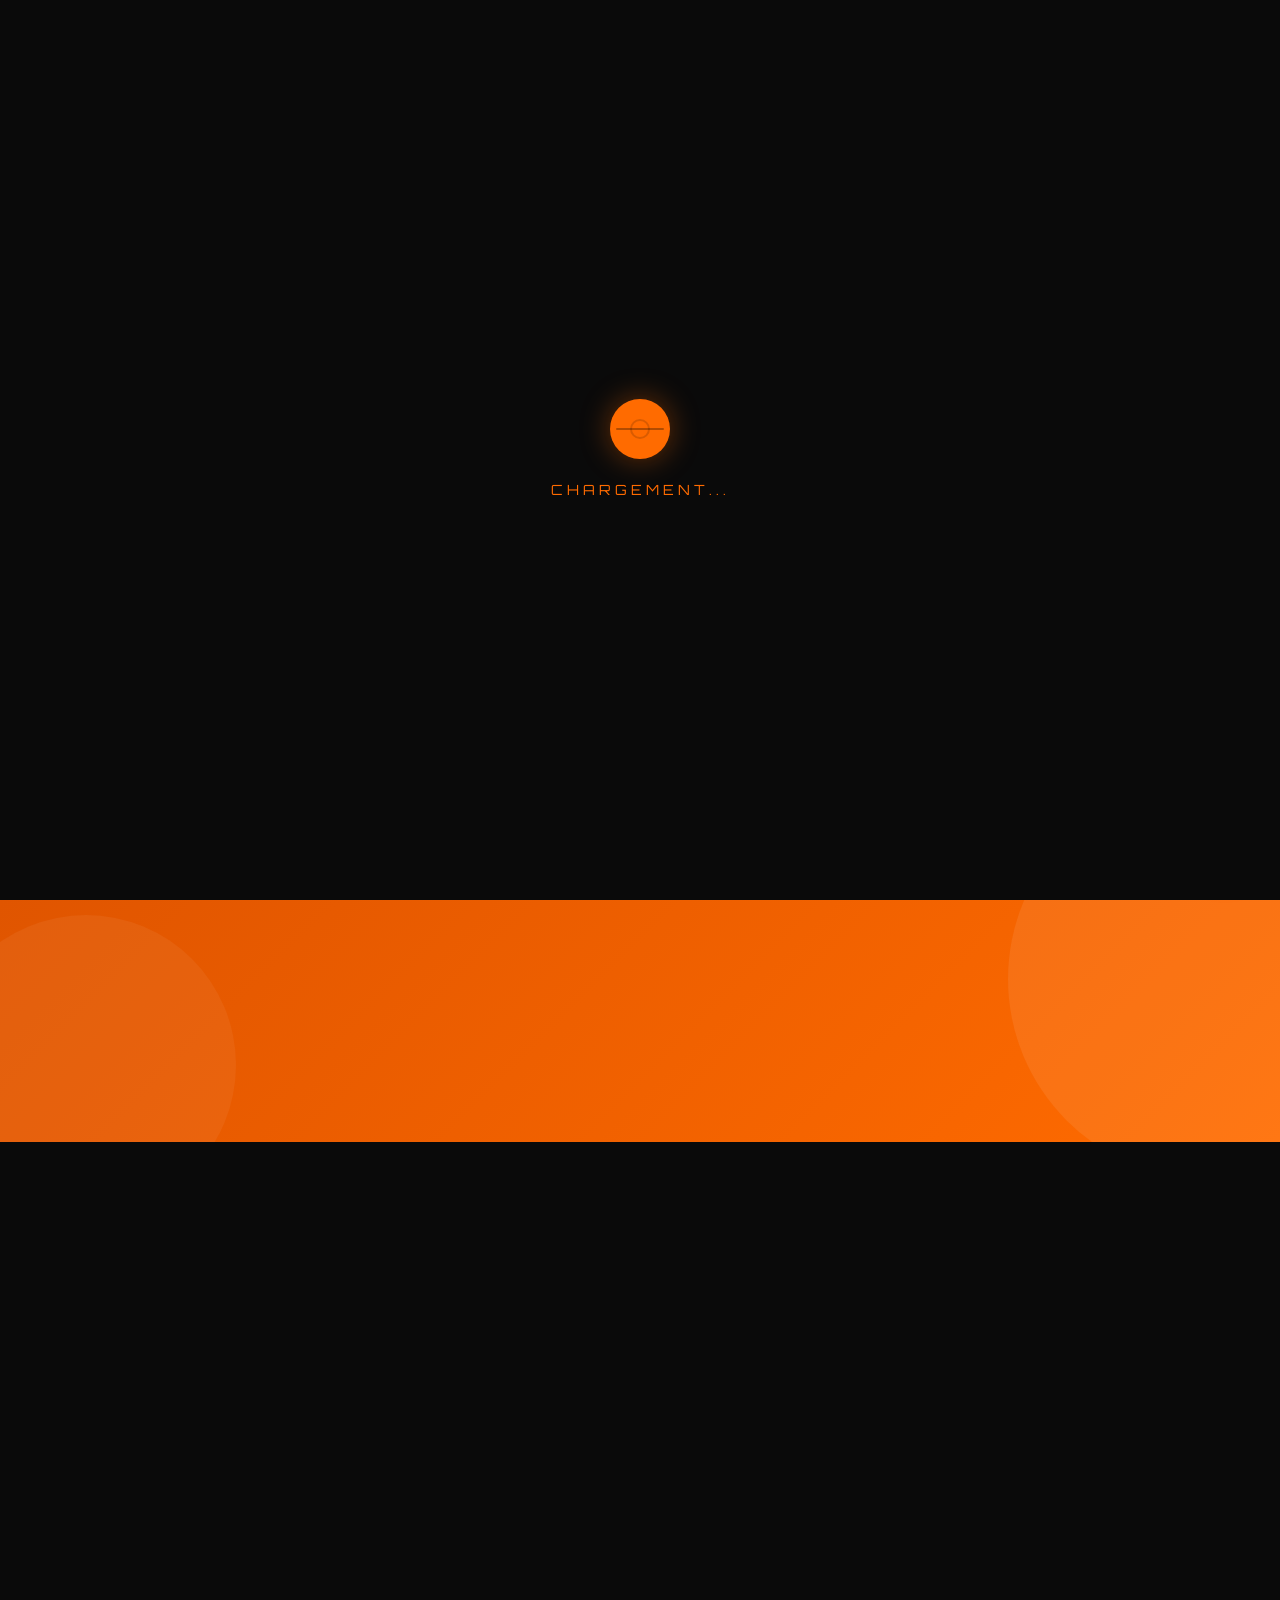
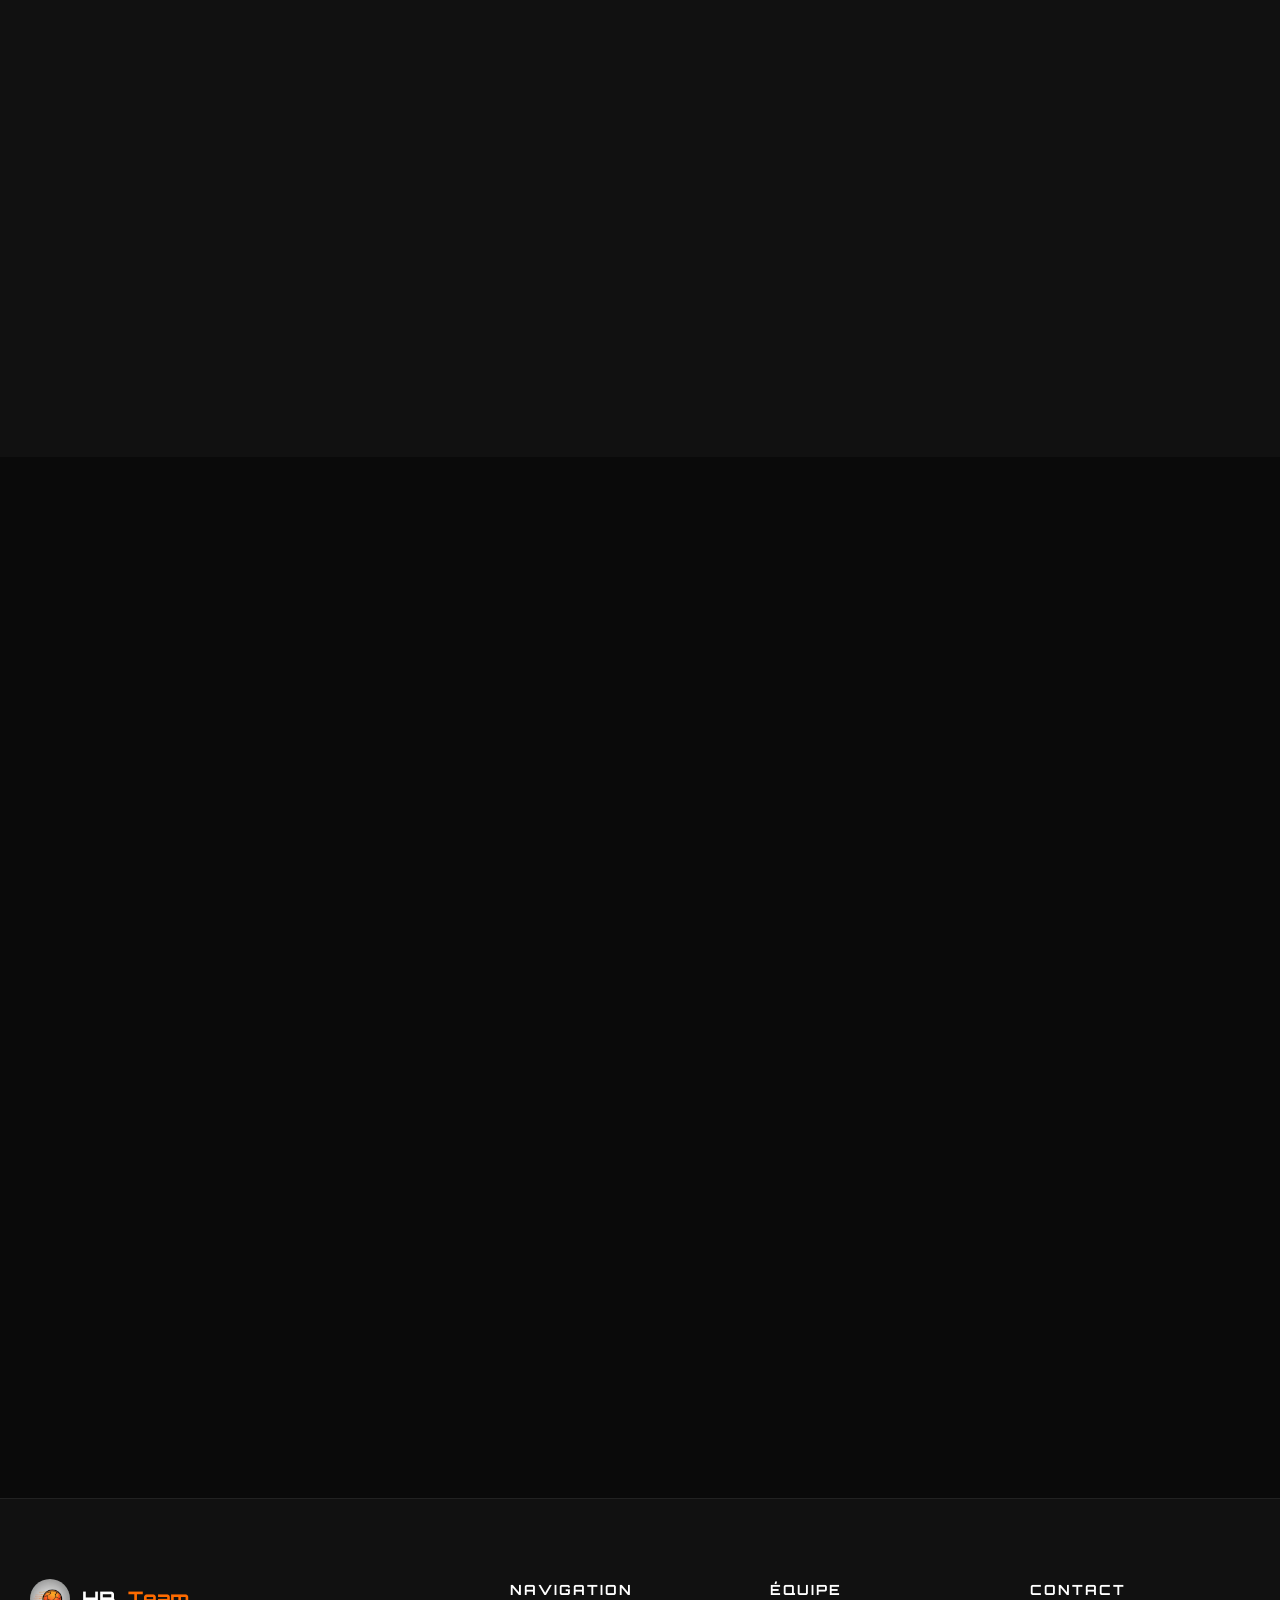
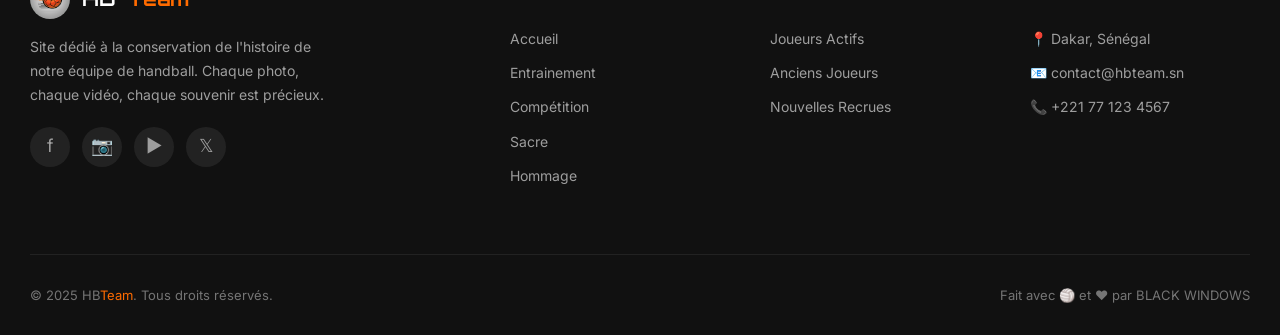
<file: index.html>
<!DOCTYPE html>
<html lang="fr" data-theme="dark">

<head>
  <meta charset="UTF-8">
  <meta name="viewport" content="width=device-width, initial-scale=1.0">
  <meta name="description"
    content="Site officiel de l'équipe de handball - Histoire, actualités, palmarès et bien plus. Découvrez notre héritage sportif.">
  <meta name="keywords" content="handball, équipe, sport, palmarès, competition, entrainement">
  <meta property="og:title" content="Handball Team - Histoire & Passion">
  <meta property="og:description" content="Découvrez l'histoire de notre équipe de handball">
  <meta property="og:type" content="website">
  <title>Handball Team - Accueil</title>
  <link rel="stylesheet" href="css/style.css">
  <link rel="icon" type="image/png" href="assets/images/logo.png">
</head>

<body>

  <!-- LOADER -->
  <div id="loader">
    <div class="loader-ball"></div>
    <p class="loader-text">Chargement...</p>
  </div>

  <!-- TOAST CONTAINER -->
  <div class="toast-container"></div>

  <!-- NAVBAR -->
  <nav class="navbar">
    <div class="nav-container">
      <div class="nav-ball nav-ball-left"></div>

      <a href="index.html" class="nav-logo">
        <img src="assets/images/logo.png" alt="Logo">
        HB<span>Team</span>
      </a>

      <div class="nav-links">
        <a href="index.html" class="active">Accueil</a>
        <a href="entrainement.html">Entrainement</a>
        <a href="competition.html">Compétition</a>
        <a href="equipe/actifs.html">Équipe</a>
        <a href="sacre.html">Sacre</a>
        <a href="hommage.html">Hommage</a>
      </div>

      <div class="nav-ball nav-ball-right"></div>
      <button class="burger" aria-label="Menu">
        <span></span><span></span><span></span>
      </button>
    </div>
  </nav>

  <!-- MOBILE NAV -->
  <div class="nav-mobile">
    <a href="index.html">Accueil</a>
    <a href="entrainement.html">Entrainement</a>
    <a href="competition.html">Compétition</a>
    <a href="equipe/actifs.html">Équipe</a>
    <a href="sacre.html">Sacre</a>
    <a href="hommage.html">Hommage</a>
  </div>

  <!-- THEME TOGGLE -->
  <button class="theme-toggle" aria-label="Changer le thème">
    <svg viewBox="0 0 24 24" fill="none" stroke="currentColor" stroke-width="2">
      <path d="M21 12.79A9 9 0 1 1 11.21 3 7 7 0 0 0 21 12.79z" />
    </svg>
  </button>

  <!-- HERO SECTION -->
  <section class="hero">
    <img src="assets/images/hero-banner.png" alt="Handball" class="hero-bg">
    <div class="hero-overlay"></div>
    <div class="hero-content">
      <span class="hero-badge">🏐 Saison 2024-2025</span>
      <h1 class="hero-title">
        L'Histoire d'une<br><span>Équipe Légendaire</span>
      </h1>
      <p class="hero-subtitle">Plus de 20 ans de passion, de victoires et de souvenirs impérissables. Découvrez l'âme de
        notre équipe de handball.</p>
      <div class="hero-buttons">
        <a href="equipe/actifs.html" class="btn btn-primary">
          <svg width="20" height="20" viewBox="0 0 24 24" fill="none" stroke="currentColor" stroke-width="2">
            <path d="M17 21v-2a4 4 0 0 0-4-4H5a4 4 0 0 0-4 4v2" />
            <circle cx="9" cy="7" r="4" />
            <path d="M23 21v-2a4 4 0 0 0-3-3.87" />
            <path d="M16 3.13a4 4 0 0 1 0 7.75" />
          </svg>
          Notre Équipe
        </a>
        <a href="sacre.html" class="btn btn-outline">
          <svg width="20" height="20" viewBox="0 0 24 24" fill="none" stroke="currentColor" stroke-width="2">
            <path d="M6 9H4.5a2.5 2.5 0 0 1 0-5H6" />
            <path d="M18 9h1.5a2.5 2.5 0 0 0 0-5H18" />
            <path d="M4 22h16" />
            <path d="M10 14.66V17c0 .55-.47.98-.97 1.21C7.85 18.75 7 20 7 22" />
            <path d="M14 14.66V17c0 .55.47.98.97 1.21C16.15 18.75 17 20 17 22" />
            <path d="M18 2H6v7a6 6 0 0 0 12 0V2Z" />
          </svg>
          Palmarès
        </a>
      </div>
    </div>
    <div class="hero-scroll">
      <span>Défiler</span>
      <div class="hero-scroll-line"></div>
    </div>
  </section>

  <!-- STATS COUNTER SECTION -->
  <section class="counter-section">
    <div class="container">
      <div class="counter-grid">
        <div class="counter-item reveal">
          <div class="counter-number" data-count="15" data-suffix="+">0+</div>
          <div class="counter-label">Années d'Histoire</div>
        </div>
        <div class="counter-item reveal delay-1">
          <div class="counter-number" data-count="23" data-suffix="">0</div>
          <div class="counter-label">Trophées Gagnés</div>
        </div>
        <div class="counter-item reveal delay-2">
          <div class="counter-number" data-count="150" data-suffix="+">0+</div>
          <div class="counter-label">Joueurs Formés</div>
        </div>
        <div class="counter-item reveal delay-3">
          <div class="counter-number" data-count="500" data-suffix="+">0+</div>
          <div class="counter-label">Matchs Joués</div>
        </div>
      </div>
    </div>
  </section>

  <!-- ABOUT SECTION -->
  <section class="section" id="about">
    <div class="container">
      <div class="section-header reveal">
        <span class="section-tag">Qui sommes-nous</span>
        <h2 class="section-title">Une <span>Passion</span> Transmise</h2>
        <p class="section-desc">Depuis plus de 15 ans, notre équipe de handball incarne l'excellence sportive, la
          solidarité et la détermination. Chaque match est une page d'histoire qui s'écrit ensemble.</p>
      </div>

      <div class="card-grid" style="grid-template-columns: repeat(3, 1fr);">
        <div class="card reveal delay-1">
          <div class="card-img">
            <img src="assets/images/training-hero.png" alt="Entrainement">
          </div>
          <div class="card-body">
            <h3 class="card-title">Entrainement</h3>
            <p class="card-text">Des séances intenses, une préparation rigoureuse et une recherche constante de la
              perfection. Notre engagement à l'entraînement est la clé de nos performances en compétition.</p>
            <a href="entrainement.html" class="btn btn-sm btn-dark mt-2">Voir les vidéos</a>
          </div>
        </div>

        <div class="card reveal delay-2">
          <div class="card-img">
            <img src="assets/images/celebration.png" alt="Compétition">
          </div>
          <div class="card-body">
            <h3 class="card-title">Compétition</h3>
            <p class="card-text">Des championnats régionaux aux compétitions nationales, notre équipe se distingue par
              son esprit combatif et sa volonté de triompher face aux meilleurs adversaires du pays.</p>
            <a href="competition.html" class="btn btn-sm btn-dark mt-2">Nos résultats</a>
          </div>
        </div>

        <div class="card reveal delay-3">
          <div class="card-img">
            <img src="assets/images/team-photo.png" alt="Équipe">
          </div>
          <div class="card-body">
            <h3 class="card-title">Notre Famille</h3>
            <p class="card-text">Anciens légendaires, joueurs actifs et nouvelles recrues forment une grande famille
              unie par la même passion. Chaque génération enrichit l'héritage de notre club.</p>
            <a href="equipe/actifs.html" class="btn btn-sm btn-dark mt-2">Découvrir l'équipe</a>
          </div>
        </div>
      </div>
    </div>
  </section>
  
  <!-- FEATURED PLAYERS -->
  <section class="section">
    <div class="container">
      <div class="section-header reveal">
        <span class="section-tag">Effectif</span>
        <h2 class="section-title">Joueurs à <span>la Une</span></h2>
        <p class="section-desc">Découvrez quelques-uns des talents qui font briller notre équipe cette saison.</p>
      </div>

      <div class="player-grid">
        <!-- Will be filled by JS -->
      </div>

      <div class="text-center mt-4 reveal">
        <a href="equipe/actifs.html" class="btn btn-outline">Voir toute l'équipe</a>
      </div>
    </div>
  </section>

  <!-- LAST MATCHES -->
  <section class="section" style="background: var(--bg-secondary);">
    <div class="container">
      <div class="section-header reveal">
        <span class="section-tag">Résultats</span>
        <h2 class="section-title">Derniers <span>Matchs</span></h2>
        <p class="section-desc">Retrouvez les résultats des dernières rencontres de notre équipe dans le championnat en
          cours.</p>
      </div>

      <div class="competition-list">
        <div class="match-card reveal">
          <div class="match-team home">
            <div class="match-team-logo">🏐</div>
            <div>
              <div class="match-team-name">HB Team</div>
              <div class="match-team-sub">Domicile</div>
            </div>
          </div>
          <div class="match-score">
            <span class="match-status live">En direct</span>
            <div class="match-score-display">
              <span class="score-win">28</span>
              <span style="color: var(--text-muted);">-</span>
              <span>24</span>
            </div>
            <div class="match-date">Championnat National - Journée 18</div>
          </div>
          <div class="match-team away">
            <div class="match-team-logo">⚡</div>
            <div>
              <div class="match-team-name">AS Dakar</div>
              <div class="match-team-sub">Extérieur</div>
            </div>
          </div>
        </div>

        <div class="match-card reveal delay-1">
          <div class="match-team home">
            <div class="match-team-logo">🏐</div>
            <div>
              <div class="match-team-name">HB Team</div>
              <div class="match-team-sub">Domicile</div>
            </div>
          </div>
          <div class="match-score">
            <span class="match-status finished">Terminé</span>
            <div class="match-score-display">
              <span class="score-win">32</span>
              <span style="color: var(--text-muted);">-</span>
              <span class="score-loss">27</span>
            </div>
            <div class="match-date">Championnat National - Journée 17</div>
          </div>
          <div class="match-team away">
            <div class="match-team-logo">🔥</div>
            <div>
              <div class="match-team-name">US Thiès</div>
              <div class="match-team-sub">Extérieur</div>
            </div>
          </div>
        </div>

        <div class="match-card reveal delay-2">
          <div class="match-team home">
            <div class="match-team-logo">🏐</div>
            <div>
              <div class="match-team-name">HB Team</div>
              <div class="match-team-sub">Domicile</div>
            </div>
          </div>
          <div class="match-score">
            <span class="match-status finished">Terminé</span>
            <div class="match-score-display">
              <span class="score-loss">25</span>
              <span style="color: var(--text-muted);">-</span>
              <span class="score-win">30</span>
            </div>
            <div class="match-date">Coupe du Sénégal - Quart de finale</div>
          </div>
          <div class="match-team away">
            <div class="match-team-logo">🛡️</div>
            <div>
              <div class="match-team-name">CSS Louga</div>
              <div class="match-team-sub">Extérieur</div>
            </div>
          </div>
        </div>
      </div>

      <div class="text-center mt-4 reveal">
        <a href="competition.html" class="btn btn-primary">Voir tous les résultats</a>
      </div>
    </div>
  </section>

  <!-- GALLERY SECTION -->
  <section class="section">
    <div class="container">
      <div class="section-header reveal">
        <span class="section-tag">Galerie</span>
        <h2 class="section-title">Nos Meilleurs <span>Moments</span></h2>
        <p class="section-desc">Revivez les instants forts de notre saison à travers notre galerie photo.</p>
      </div>

      <div class="gallery-masonry">
        <div class="gallery-item reveal">
          <img src="assets/images/player-action.png" alt="Action de jeu">
          <div class="gallery-item-overlay">
            <p>Action spectaculaire</p>
          </div>
        </div>
        <div class="gallery-item reveal delay-1">
          <img src="assets/images/celebration.png" alt="Célébration" style="aspect-ratio: 1;">
          <div class="gallery-item-overlay">
            <p>Victoire historique</p>
          </div>
        </div>
        <div class="gallery-item reveal delay-2">
          <img src="assets/images/team-photo.png" alt="Photo d'équipe">
          <div class="gallery-item-overlay">
            <p>Notre équipe</p>
          </div>
        </div>
        <div class="gallery-item reveal delay-3">
          <img src="assets/images/training-hero.png" alt="Entrainement">
          <div class="gallery-item-overlay">
            <p>Séance d'entraînement</p>
          </div>
        </div>
        <div class="gallery-item reveal delay-4">
          <img src="assets/images/hero-banner.png" alt="Match">
          <div class="gallery-item-overlay">
            <p>Nuit de match</p>
          </div>
        </div>
      </div>
    </div>
  </section>

  <!-- FOOTER -->
  <footer class="footer">
    <div class="container">
      <div class="footer-grid">
        <div class="footer-brand">
          <div class="footer-logo">
            <img src="assets/images/logo.png" alt="Logo" width="40" height="40" style="border-radius:50%;">
            HB<span>Team</span>
          </div>
          <p class="footer-desc">Site dédié à la conservation de l'histoire de notre équipe de handball. Chaque photo,
            chaque vidéo, chaque souvenir est précieux.</p>
          <div class="footer-socials">
            <a href="#" class="footer-social-link" aria-label="Facebook">f</a>
            <a href="#" class="footer-social-link" aria-label="Instagram">📷</a>
            <a href="#" class="footer-social-link" aria-label="YouTube">▶</a>
            <a href="#" class="footer-social-link" aria-label="Twitter">𝕏</a>
          </div>
        </div>
        <div>
          <h4 class="footer-title">Navigation</h4>
          <div class="footer-links">
            <a href="index.html">Accueil</a>
            <a href="entrainement.html">Entrainement</a>
            <a href="competition.html">Compétition</a>
            <a href="sacre.html">Sacre</a>
            <a href="hommage.html">Hommage</a>
          </div>
        </div>
        <div>
          <h4 class="footer-title">Équipe</h4>
          <div class="footer-links">
            <a href="equipe/actifs.html">Joueurs Actifs</a>
            <a href="equipe/anciens.html">Anciens Joueurs</a>
            <a href="equipe/nouveaux.html">Nouvelles Recrues</a>
          </div>
        </div>
        <div>
          <h4 class="footer-title">Contact</h4>
          <div class="footer-links">
            <a href="#">📍 Dakar, Sénégal</a>
            <a href="#">📧 contact@hbteam.sn</a>
            <a href="#">📞 +221 77 123 4567</a>
          </div>
        </div>
      </div>
      <div class="footer-bottom">
        <p class="footer-bottom-text">&copy; 2025 HB<span>Team</span>. Tous droits réservés.</p>
        <p class="footer-bottom-text">Fait avec 🏐 et ❤️ par BLACK WINDOWS</p>
      </div>
    </div>
  </footer>

  <script src="js/api.js"></script>
  <script src="js/script.js"></script>
</body>

</html>
</file>
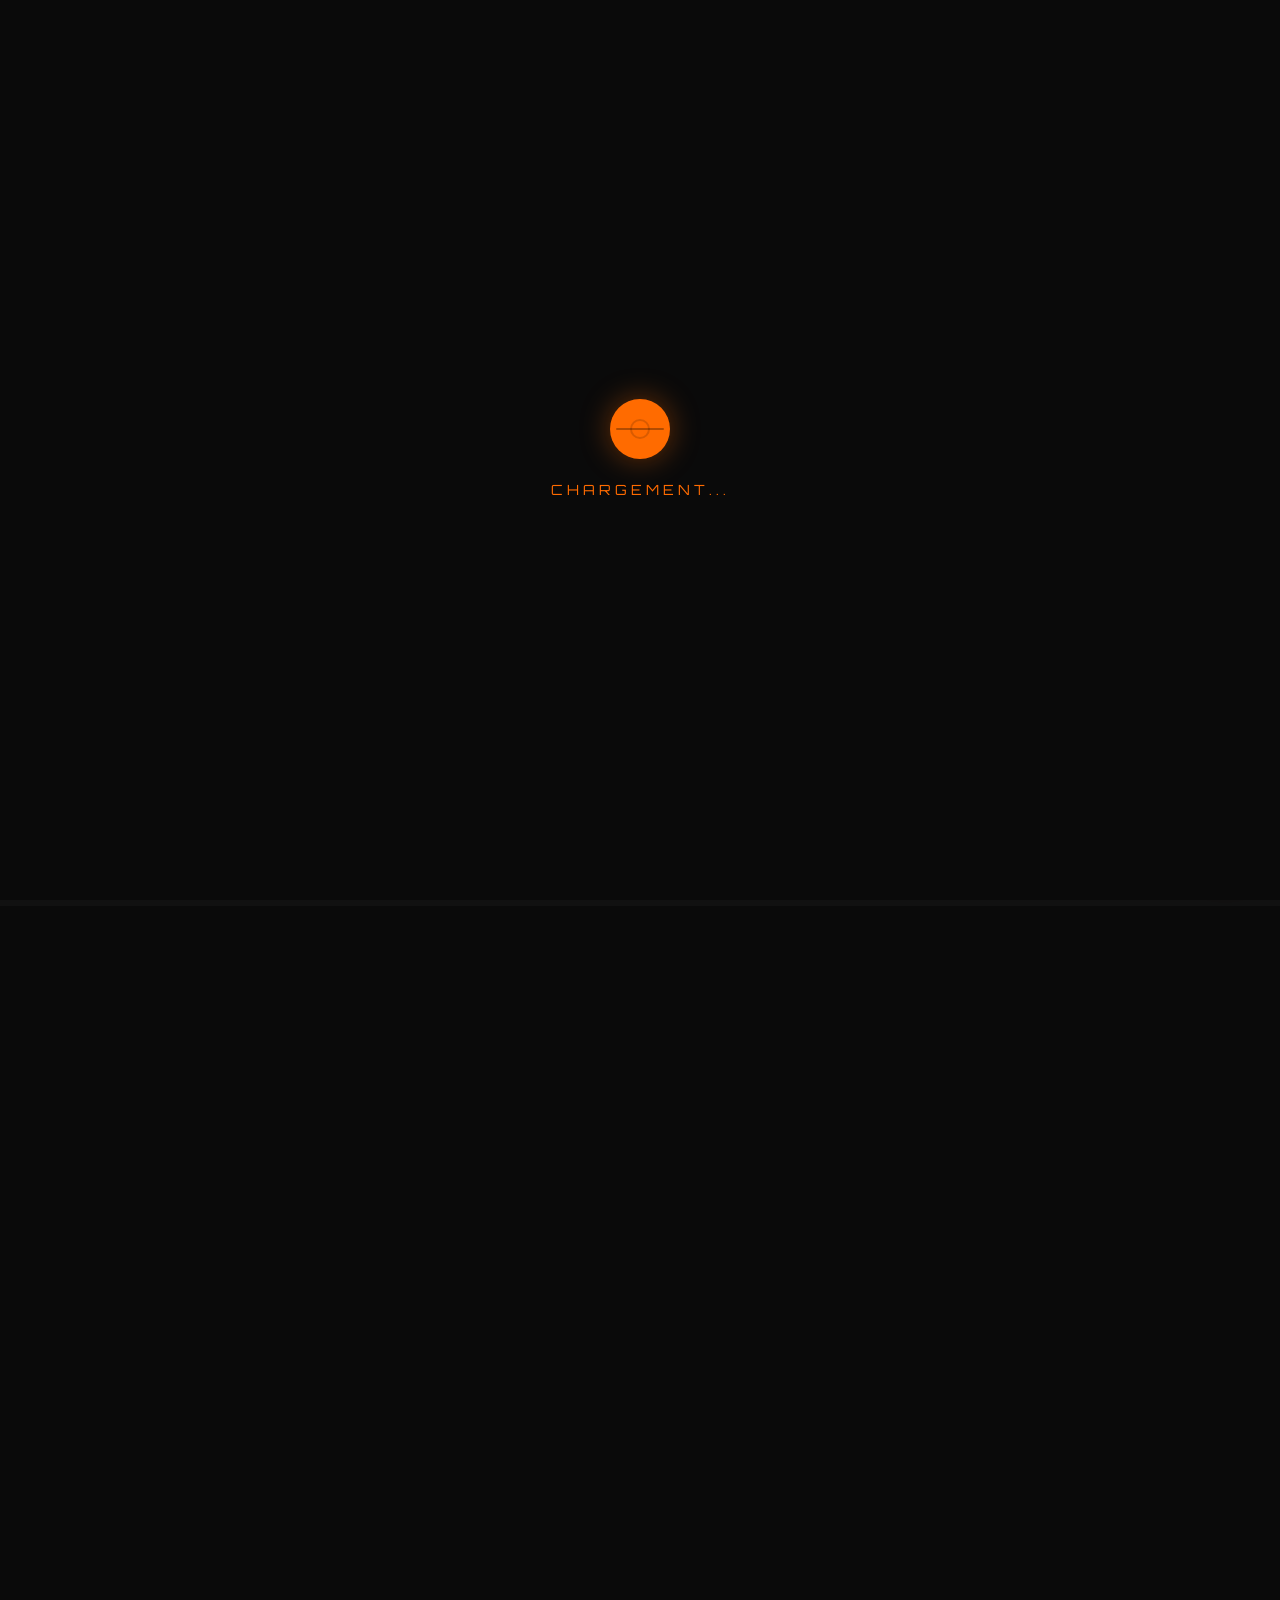
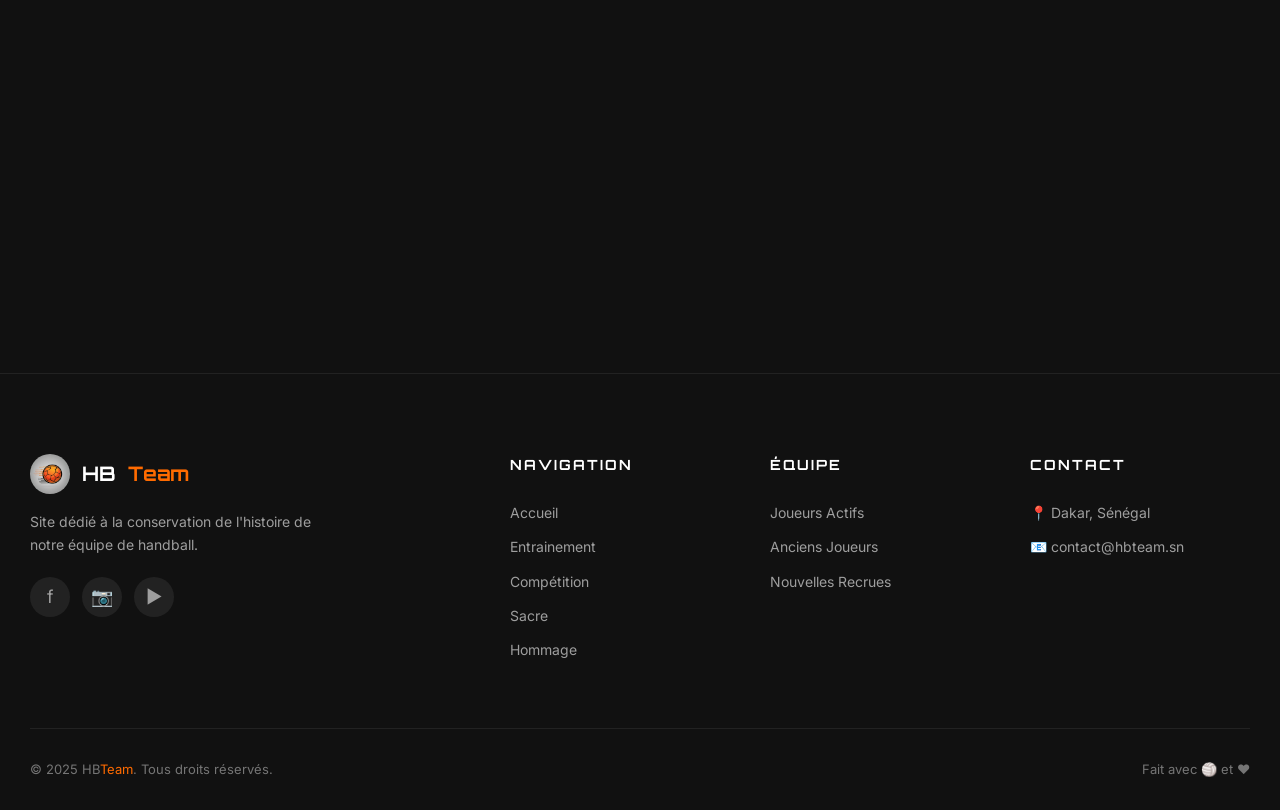
<file: competition.html>
<!DOCTYPE html>
<html lang="fr" data-theme="dark">

<head>
  <meta charset="UTF-8">
  <meta name="viewport" content="width=device-width, initial-scale=1.0">
  <meta name="description"
    content="Résultats et compétitions de l'équipe de handball - Matchs en cours, gagnés et perdus">
  <title>Compétition - HB Team</title>
  <link rel="stylesheet" href="css/style.css">
  <link rel="icon" type="image/png" href="assets/images/logo.png">
</head>

<body>

  <div id="loader">
    <div class="loader-ball"></div>
    <p class="loader-text">Chargement...</p>
  </div>
  <div class="toast-container"></div>

  <nav class="navbar">
    <div class="nav-container">
      <div class="nav-ball nav-ball-left"></div>
      <a href="index.html" class="nav-logo">
        <img src="assets/images/logo.png" alt="Logo">
        HB<span>Team</span>
      </a>
      <div class="nav-links">
        <a href="index.html">Accueil</a>
        <a href="entrainement.html">Entrainement</a>
        <a href="competition.html" class="active">Compétition</a>
        <a href="equipe/actifs.html">Équipe</a>
        <a href="sacre.html">Sacre</a>
        <a href="hommage.html">Hommage</a>
      </div>
      <div class="nav-ball nav-ball-right"></div>
      <button class="burger" aria-label="Menu">
        <span></span><span></span><span></span>
      </button>
    </div>
  </nav>

  <div class="nav-mobile">
    <a href="index.html">Accueil</a>
    <a href="entrainement.html">Entrainement</a>
    <a href="competition.html">Compétition</a>
    <a href="equipe/actifs.html">Équipe</a>
    <a href="sacre.html">Sacre</a>
    <a href="hommage.html">Hommage</a>
  </div>

  <button class="theme-toggle" aria-label="Changer le thème">
    <svg viewBox="0 0 24 24" fill="none" stroke="currentColor" stroke-width="2">
      <path d="M21 12.79A9 9 0 1 1 11.21 3 7 7 0 0 0 21 12.79z" />
    </svg>
  </button>

  <div class="page-header">
    <div class="page-header-hero">
      <img src="assets/images/celebration.png" alt="Compétition" class="page-header-bg">
      <div class="page-header-overlay"></div>
      <div class="page-header-content">
        <h1 class="page-header-title">🏆 Compétition</h1>
        <p class="page-header-desc">Suivez nos résultats, nos matchs en cours et notre parcours dans les compétitions
        </p>
      </div>
    </div>
  </div>

  <!-- STATS -->
  <section class="stats-section">
    <div class="container">
      <div class="stats-grid">
        <div class="stat-card reveal">
          <div class="stat-icon">🏆</div>
          <div class="stat-number" data-count="18" data-suffix="">0</div>
          <div class="stat-label">Victoires</div>
        </div>
        <div class="stat-card reveal delay-1">
          <div class="stat-icon">❌</div>
          <div class="stat-number" data-count="4" data-suffix="">0</div>
          <div class="stat-label">Défaites</div>
        </div>
        <div class="stat-card reveal delay-2">
          <div class="stat-icon">🏐</div>
          <div class="stat-number" data-count="612" data-suffix="">0</div>
          <div class="stat-label">Buts Marqués</div>
        </div>
        <div class="stat-card reveal delay-3">
          <div class="stat-icon">📊</div>
          <div class="stat-number" data-count="34" data-suffix="">0</div>
          <div class="stat-label">Buts/Match</div>
        </div>
      </div>
    </div>
  </section>

  <!-- MATCHES -->
  <section class="section">
    <div class="container">
      <div class="section-header reveal">
        <span class="section-tag">Saison 2024-2025</span>
        <h2 class="section-title">Nos <span>Matchs</span></h2>
        <p class="section-desc">Retrouvez tous les résultats de la saison en cours</p>
      </div>

      <div class="competition-filters reveal">
        <button class="filter-btn active" data-filter="all">Tous</button>
        <button class="filter-btn" data-filter="live">En Direct</button>
        <button class="filter-btn" data-filter="finished">Terminés</button>
        <button class="filter-btn" data-filter="upcoming">À Venir</button>
      </div>

      <div class="competition-list">
        <!-- LIVE -->
        <div class="match-card reveal" data-filter="live">
          <div class="match-team home">
            <div class="match-team-logo">🏐</div>
            <div>
              <div class="match-team-name">HB Team</div>
              <div class="match-team-sub">Domicile</div>
            </div>
          </div>
          <div class="match-score">
            <span class="match-status live">En direct</span>
            <div class="match-score-display">
              <span class="score-win">28</span>
              <span style="color: var(--text-muted);">-</span>
              <span>24</span>
            </div>
            <div class="match-date">Championnat National - J18</div>
          </div>
          <div class="match-team away">
            <div class="match-team-logo">⚡</div>
            <div>
              <div class="match-team-name">AS Dakar</div>
              <div class="match-team-sub">Extérieur</div>
            </div>
          </div>
        </div>

        <!-- UPCOMING -->
        <div class="match-card reveal delay-1" data-filter="upcoming">
          <div class="match-team home">
            <div class="match-team-logo">🏐</div>
            <div>
              <div class="match-team-name">HB Team</div>
              <div class="match-team-sub">Domicile</div>
            </div>
          </div>
          <div class="match-score">
            <span class="match-status upcoming">À venir</span>
            <div class="match-score-display">
              <span style="color: var(--text-muted);">VS</span>
            </div>
            <div class="match-date">Dim. 6 Avril 2025 - 18h00</div>
          </div>
          <div class="match-team away">
            <div class="match-team-logo">🔥</div>
            <div>
              <div class="match-team-name">US Gorée</div>
              <div class="match-team-sub">Extérieur</div>
            </div>
          </div>
        </div>

        <div class="match-card reveal delay-2" data-filter="upcoming">
          <div class="match-team home">
            <div class="match-team-logo">🏐</div>
            <div>
              <div class="match-team-name">HB Team</div>
              <div class="match-team-sub">Extérieur</div>
            </div>
          </div>
          <div class="match-score">
            <span class="match-status upcoming">À venir</span>
            <div class="match-score-display">
              <span style="color: var(--text-muted);">VS</span>
            </div>
            <div class="match-date">Sam. 12 Avril 2025 - 16h00</div>
          </div>
          <div class="match-team away">
            <div class="match-team-logo">🛡️</div>
            <div>
              <div class="match-team-name">CSS Louga</div>
              <div class="match-team-sub">Domicile</div>
            </div>
          </div>
        </div>

        <!-- FINISHED -->
        <div class="match-card reveal delay-1" data-filter="finished">
          <div class="match-team home">
            <div class="match-team-logo">🏐</div>
            <div>
              <div class="match-team-name">HB Team</div>
              <div class="match-team-sub">Domicile</div>
            </div>
          </div>
          <div class="match-score">
            <span class="match-status finished">Terminé</span>
            <div class="match-score-display">
              <span class="score-win">32</span>
              <span style="color: var(--text-muted);">-</span>
              <span class="score-loss">27</span>
            </div>
            <div class="match-date">Championnat - J17</div>
          </div>
          <div class="match-team away">
            <div class="match-team-logo">🔥</div>
            <div>
              <div class="match-team-name">US Thiès</div>
              <div class="match-team-sub">Extérieur</div>
            </div>
          </div>
        </div>

        <div class="match-card reveal delay-2" data-filter="finished">
          <div class="match-team home">
            <div class="match-team-logo">🏐</div>
            <div>
              <div class="match-team-name">HB Team</div>
              <div class="match-team-sub">Extérieur</div>
            </div>
          </div>
          <div class="match-score">
            <span class="match-status finished">Terminé</span>
            <div class="match-score-display">
              <span class="score-loss">25</span>
              <span style="color: var(--text-muted);">-</span>
              <span class="score-win">30</span>
            </div>
            <div class="match-date">Coupe du Sénégal - QF</div>
          </div>
          <div class="match-team away">
            <div class="match-team-logo">🛡️</div>
            <div>
              <div class="match-team-name">CSS Louga</div>
              <div class="match-team-sub">Domicile</div>
            </div>
          </div>
        </div>

        <div class="match-card reveal delay-3" data-filter="finished">
          <div class="match-team home">
            <div class="match-team-logo">🏐</div>
            <div>
              <div class="match-team-name">HB Team</div>
              <div class="match-team-sub">Domicile</div>
            </div>
          </div>
          <div class="match-score">
            <span class="match-status finished">Terminé</span>
            <div class="match-score-display">
              <span class="score-win">35</span>
              <span style="color: var(--text-muted);">-</span>
              <span class="score-loss">22</span>
            </div>
            <div class="match-date">Championnat - J16</div>
          </div>
          <div class="match-team away">
            <div class="match-team-logo">⚽</div>
            <div>
              <div class="match-team-name">ASC Diaraf</div>
              <div class="match-team-sub">Extérieur</div>
            </div>
          </div>
        </div>

        <div class="match-card reveal delay-4" data-filter="finished">
          <div class="match-team home">
            <div class="match-team-logo">🏐</div>
            <div>
              <div class="match-team-name">HB Team</div>
              <div class="match-team-sub">Extérieur</div>
            </div>
          </div>
          <div class="match-score">
            <span class="match-status finished">Terminé</span>
            <div class="match-score-display">
              <span class="score-win">29</span>
              <span style="color: var(--text-muted);">-</span>
              <span class="score-loss">26</span>
            </div>
            <div class="match-date">Championnat - J15</div>
          </div>
          <div class="match-team away">
            <div class="match-team-logo">🎯</div>
            <div>
              <div class="match-team-name">Jeanne d'Arc</div>
              <div class="match-team-sub">Domicile</div>
            </div>
          </div>
        </div>

        <div class="match-card reveal delay-5" data-filter="finished">
          <div class="match-team home">
            <div class="match-team-logo">🏐</div>
            <div>
              <div class="match-team-name">HB Team</div>
              <div class="match-team-sub">Domicile</div>
            </div>
          </div>
          <div class="match-score">
            <span class="match-status finished">Terminé</span>
            <div class="match-score-display">
              <span class="score-win">31</span>
              <span style="color: var(--text-muted);">-</span>
              <span class="score-loss">28</span>
            </div>
            <div class="match-date">Championnat - J14</div>
          </div>
          <div class="match-team away">
            <div class="match-team-logo">🌊</div>
            <div>
              <div class="match-team-name">Olympique Ngor</div>
              <div class="match-team-sub">Extérieur</div>
            </div>
          </div>
        </div>
      </div>
    </div>
  </section>

  <!-- GALLERY -->
  <section class="section" style="background: var(--bg-secondary);">
    <div class="container">
      <div class="section-header reveal">
        <span class="section-tag">Photos</span>
        <h2 class="section-title">Galerie <span>Compétition</span></h2>
      </div>
      <div class="gallery-masonry">
        <div class="gallery-item reveal"><img src="assets/images/player-action.png" alt="Match action">
          <div class="gallery-item-overlay">
            <p>Action de match</p>
          </div>
        </div>
        <div class="gallery-item reveal delay-1"><img src="assets/images/celebration.png" alt="Célébration"
            style="aspect-ratio:1;">
          <div class="gallery-item-overlay">
            <p>Fête après victoire</p>
          </div>
        </div>
        <div class="gallery-item reveal delay-2"><img src="assets/images/hero-banner.png" alt="Ambiance">
          <div class="gallery-item-overlay">
            <p>Ambiance de match</p>
          </div>
        </div>
        <div class="gallery-item reveal delay-3"><img src="assets/images/team-photo.png" alt="Avant-match">
          <div class="gallery-item-overlay">
            <p>Concentration avant match</p>
          </div>
        </div>
      </div>
    </div>
  </section>

  <footer class="footer">
    <div class="container">
      <div class="footer-grid">
        <div class="footer-brand">
          <div class="footer-logo">
            <img src="assets/images/logo.png" alt="Logo" width="40" height="40" style="border-radius:50%;">
            HB<span>Team</span>
          </div>
          <p class="footer-desc">Site dédié à la conservation de l'histoire de notre équipe de handball.</p>
          <div class="footer-socials">
            <a href="#" class="footer-social-link" aria-label="Facebook">f</a>
            <a href="#" class="footer-social-link" aria-label="Instagram">📷</a>
            <a href="#" class="footer-social-link" aria-label="YouTube">▶</a>
          </div>
        </div>
        <div>
          <h4 class="footer-title">Navigation</h4>
          <div class="footer-links">
            <a href="index.html">Accueil</a>
            <a href="entrainement.html">Entrainement</a>
            <a href="competition.html">Compétition</a>
            <a href="sacre.html">Sacre</a>
            <a href="hommage.html">Hommage</a>
          </div>
        </div>
        <div>
          <h4 class="footer-title">Équipe</h4>
          <div class="footer-links">
            <a href="equipe/actifs.html">Joueurs Actifs</a>
            <a href="equipe/anciens.html">Anciens Joueurs</a>
            <a href="equipe/nouveaux.html">Nouvelles Recrues</a>
          </div>
        </div>
        <div>
          <h4 class="footer-title">Contact</h4>
          <div class="footer-links">
            <a href="#">📍 Dakar, Sénégal</a>
            <a href="#">📧 contact@hbteam.sn</a>
          </div>
        </div>
      </div>
      <div class="footer-bottom">
        <p class="footer-bottom-text">&copy; 2025 HB<span>Team</span>. Tous droits réservés.</p>
        <p class="footer-bottom-text">Fait avec 🏐 et ❤️</p>
      </div>
    </div>
  </footer>

  <script src="js/api.js"></script>
  <script src="js/script.js"></script>
</body>

</html>
</file>
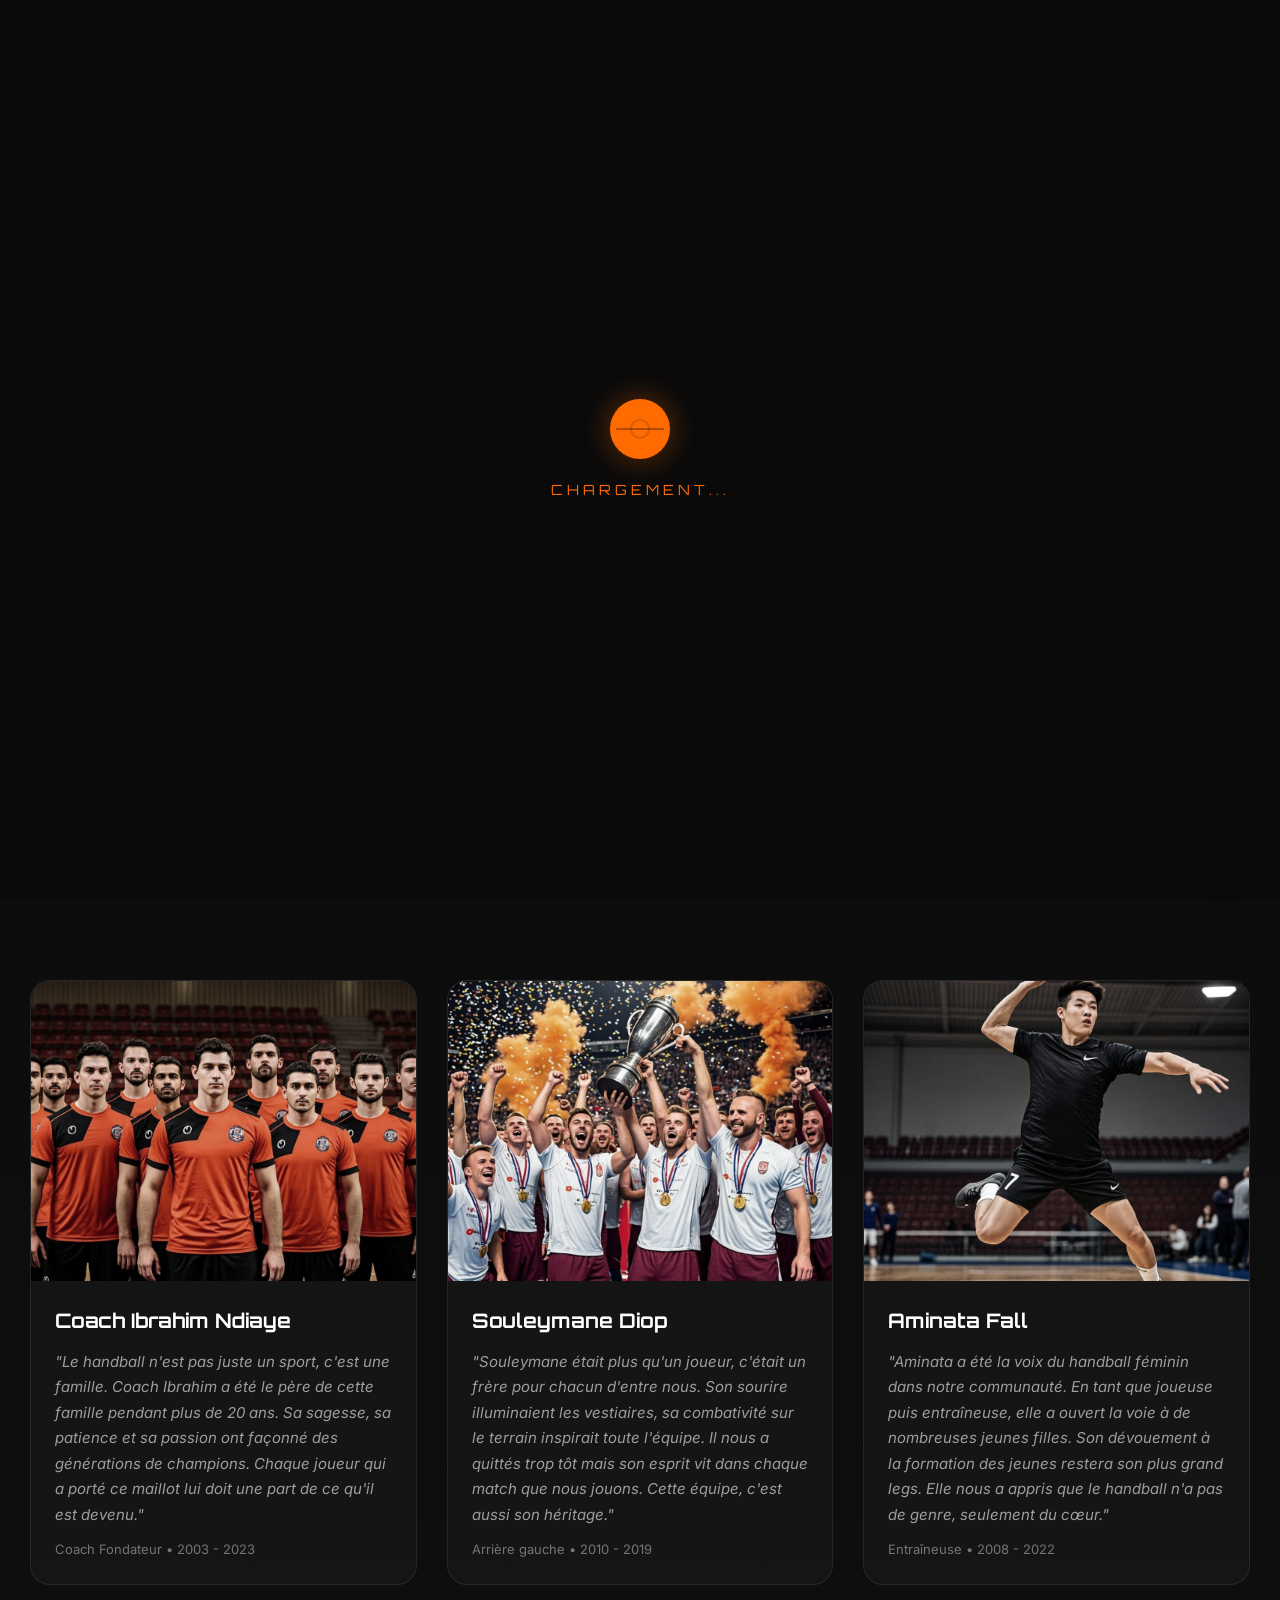
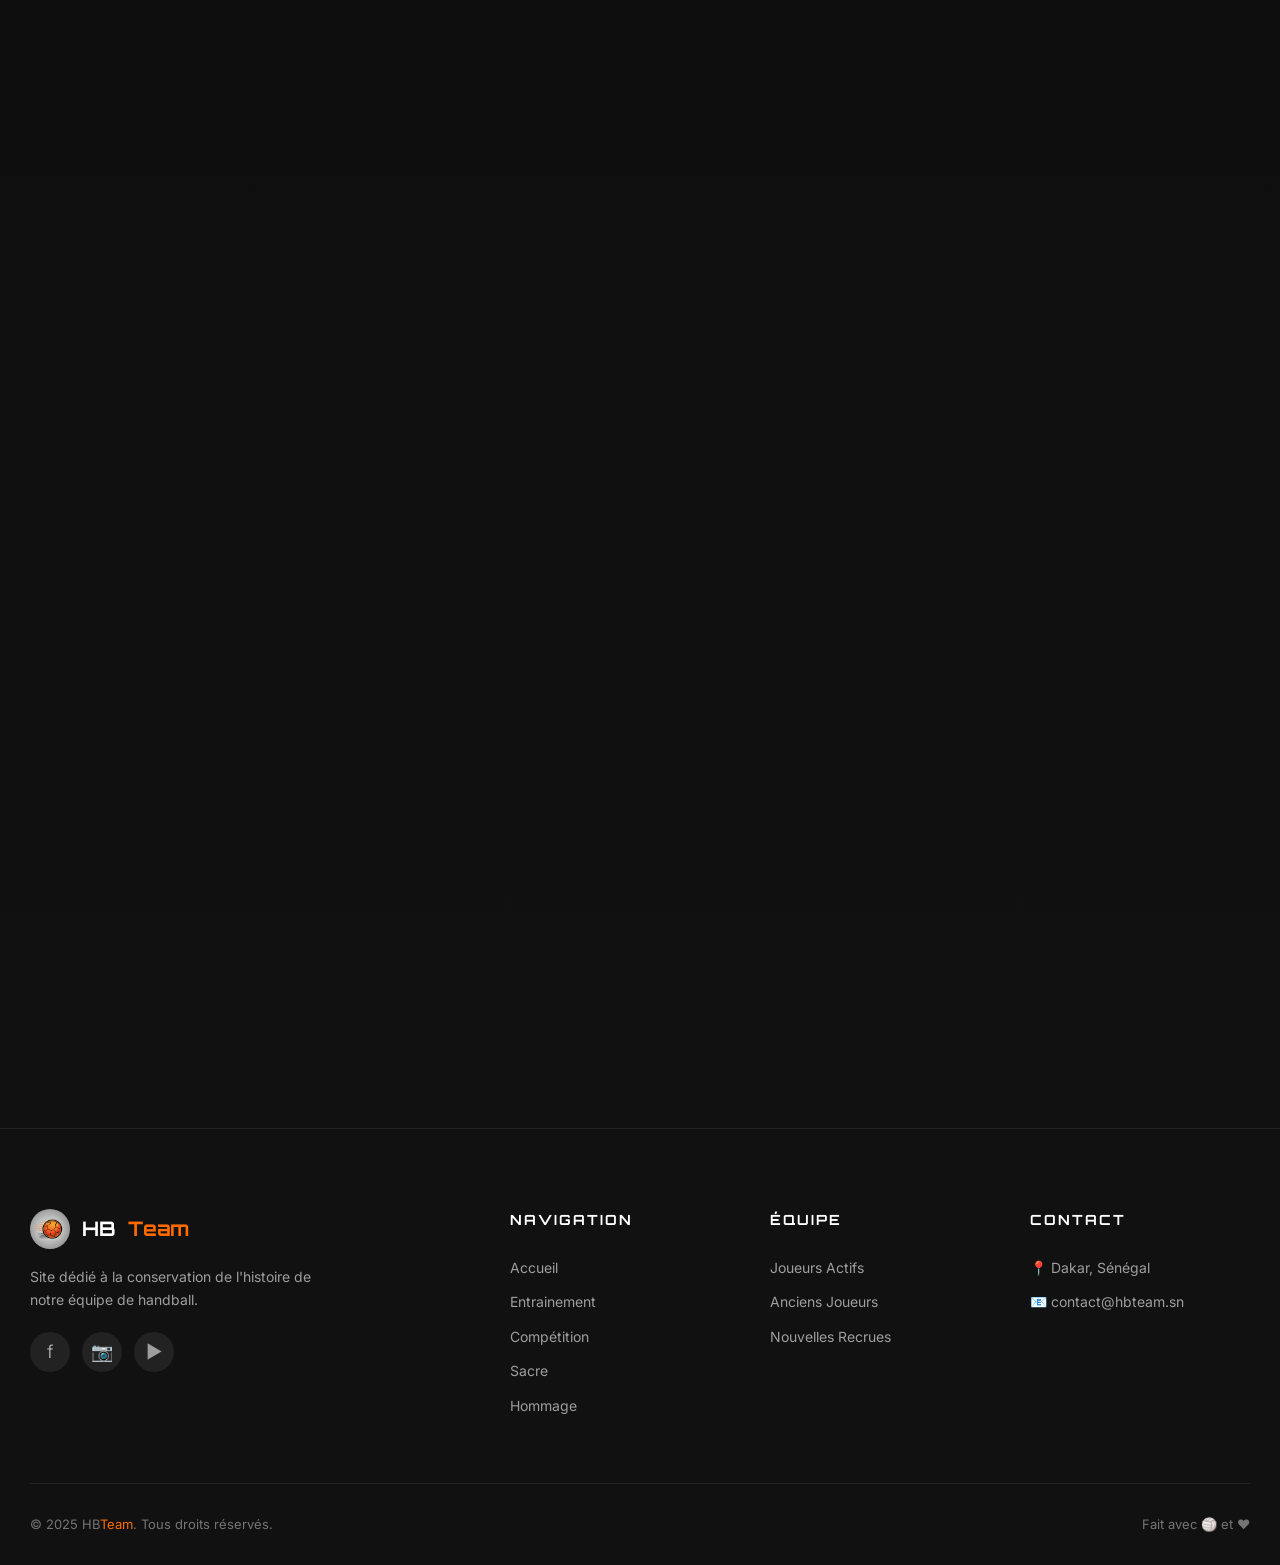
<file: hommage.html>
<!DOCTYPE html>
<html lang="fr" data-theme="dark">

<head>
  <meta charset="UTF-8">
  <meta name="viewport" content="width=device-width, initial-scale=1.0">
  <meta name="description"
    content="Hommage aux membres importants de notre équipe de handball - Mémoire et recueillement">
  <title>Hommage - HB Team</title>
  <link rel="stylesheet" href="css/style.css">
  <link rel="icon" type="image/png" href="assets/images/logo.png">
</head>

<body>

  <div id="loader">
    <div class="loader-ball"></div>
    <p class="loader-text">Chargement...</p>
  </div>
  <div class="toast-container"></div>

  <nav class="navbar">
    <div class="nav-container">
      <div class="nav-ball nav-ball-left"></div>
      <a href="index.html" class="nav-logo">
        <img src="assets/images/logo.png" alt="Logo">
        HB<span>Team</span>
      </a>
      <div class="nav-links">
        <a href="index.html">Accueil</a>
        <a href="entrainement.html">Entrainement</a>
        <a href="competition.html">Compétition</a>
        <a href="equipe/actifs.html">Équipe</a>
        <a href="sacre.html">Sacre</a>
        <a href="hommage.html" class="active">Hommage</a>
      </div>
      <div class="nav-ball nav-ball-right"></div>
      <button class="burger" aria-label="Menu">
        <span></span><span></span><span></span>
      </button>
    </div>
  </nav>

  <div class="nav-mobile">
    <a href="index.html">Accueil</a>
    <a href="entrainement.html">Entrainement</a>
    <a href="competition.html">Compétition</a>
    <a href="equipe/actifs.html">Équipe</a>
    <a href="sacre.html">Sacre</a>
    <a href="hommage.html">Hommage</a>
  </div>

  <button class="theme-toggle" aria-label="Changer le thème">
    <svg viewBox="0 0 24 24" fill="none" stroke="currentColor" stroke-width="2">
      <path d="M21 12.79A9 9 0 1 1 11.21 3 7 7 0 0 0 21 12.79z" />
    </svg>
  </button>

  <!-- HOMMAGE SECTION -->
  <section class="hommage-section">
    <!-- Hero -->
    <div class="hommage-hero">
      <img src="assets/images/hommage-hero.png" alt="Hommage" class="hommage-hero-bg">
      <div class="hommage-hero-overlay"></div>
      <div class="container" style="position: relative; z-index: 2;">
        <h1 class="hommage-title">🕊️ Hommage</h1>
        <p class="hommage-subtitle">"Ceux qui partent ne sont jamais vraiment partis. Ils vivent dans nos mémoires et
          dans nos cœurs."</p>
      </div>
    </div>

    <!-- Hommage Cards -->
    <div class="hommage-gallery">
      <div class="container">
        <div class="section-header reveal" style="margin-top: 40px;">
          <span class="section-tag" style="color: var(--orange);">Mémoire</span>
          <h2 class="section-title" style="color: var(--white);">En Leur <span>Souvenir</span></h2>
          <p class="section-desc" style="color: var(--gray-400);">Nous rendons hommage à ceux qui ont marqué notre
            histoire et qui resteront à jamais dans nos cœurs. Leur passion, leur dévouement et leur amour du handball
            restent une source d'inspiration pour toutes les générations.</p>
        </div>

        <div class="card-grid" style="grid-template-columns: repeat(auto-fill, minmax(320px, 1fr));">
          <!-- Hommage 1 -->
          <div class="hommage-card reveal">
            <div class="hommage-card-img">
              <img src="assets/images/team-photo.png" alt="Coach Ibrahim">
            </div>
            <div class="hommage-card-body">
              <h3 class="hommage-card-name">Coach Ibrahim Ndiaye</h3>
              <p class="hommage-card-message">"Le handball n'est pas juste un sport, c'est une famille. Coach Ibrahim a
                été le père de cette famille pendant plus de 20 ans. Sa sagesse, sa patience et sa passion ont façonné
                des générations de champions. Chaque joueur qui a porté ce maillot lui doit une part de ce qu'il est
                devenu."</p>
              <p style="margin-top: 12px; font-size: 13px; color: var(--gray-500);">Coach Fondateur • 2003 - 2023</p>
            </div>
          </div>

          <!-- Hommage 2 -->
          <div class="hommage-card reveal delay-1">
            <div class="hommage-card-img">
              <img src="assets/images/celebration.png" alt="Souleymane">
            </div>
            <div class="hommage-card-body">
              <h3 class="hommage-card-name">Souleymane Diop</h3>
              <p class="hommage-card-message">"Souleymane était plus qu'un joueur, c'était un frère pour chacun d'entre
                nous. Son sourire illuminaient les vestiaires, sa combativité sur le terrain inspirait toute l'équipe.
                Il nous a quittés trop tôt mais son esprit vit dans chaque match que nous jouons. Cette équipe, c'est
                aussi son héritage."</p>
              <p style="margin-top: 12px; font-size: 13px; color: var(--gray-500);">Arrière gauche • 2010 - 2019</p>
            </div>
          </div>

          <!-- Hommage 3 -->
          <div class="hommage-card reveal delay-2">
            <div class="hommage-card-img">
              <img src="assets/images/player-action.png" alt="Aminata">
            </div>
            <div class="hommage-card-body">
              <h3 class="hommage-card-name">Aminata Fall</h3>
              <p class="hommage-card-message">"Aminata a été la voix du handball féminin dans notre communauté. En tant
                que joueuse puis entraîneuse, elle a ouvert la voie à de nombreuses jeunes filles. Son dévouement à la
                formation des jeunes restera son plus grand legs. Elle nous a appris que le handball n'a pas de genre,
                seulement du cœur."</p>
              <p style="margin-top: 12px; font-size: 13px; color: var(--gray-500);">Entraîneuse • 2008 - 2022</p>
            </div>
          </div>
        </div>

        <!-- Video Section -->
        <div class="section-header reveal" style="margin-top: 80px;">
          <span class="section-tag" style="color: var(--orange);">Témoignages</span>
          <h2 class="section-title" style="color: var(--white);">Vidéos <span>Hommage</span></h2>
        </div>

        <div class="video-player-container reveal" style="max-width: 800px;">
          <div class="video-placeholder">
            <div class="video-play-btn">
              <svg viewBox="0 0 24 24">
                <polygon points="5,3 19,12 5,21" />
              </svg>
            </div>
            <p style="color: var(--gray-400); font-family: var(--font-subheading); font-size: 16px;">Vidéo hommage - En
              leur mémoire</p>
          </div>
        </div>

        <!-- Message Section -->
        <div class="reveal"
          style="margin-top: 80px; text-align: center; padding: 60px 40px; background: rgba(255, 107, 0, 0.05); border-radius: var(--radius-lg); border: 1px solid rgba(255, 107, 0, 0.1);">
          <p
            style="font-size: 24px; color: var(--white); font-family: var(--font-subheading); font-style: italic; line-height: 1.8; max-width: 700px; margin: 0 auto;">
            "Le véritable champion n'est pas celui qui gagne toutes les batailles, mais celui qui laisse une trace
            indélébile dans le cœur de ceux qui l'entourent."
          </p>
          <p
            style="margin-top: 20px; font-size: 14px; color: var(--orange); font-family: var(--font-heading); letter-spacing: 2px;">
            — HANDBALL TEAM LEGACY</p>
        </div>
      </div>
    </div>
  </section>

  <footer class="footer">
    <div class="container">
      <div class="footer-grid">
        <div class="footer-brand">
          <div class="footer-logo">
            <img src="assets/images/logo.png" alt="Logo" width="40" height="40" style="border-radius:50%;">
            HB<span>Team</span>
          </div>
          <p class="footer-desc">Site dédié à la conservation de l'histoire de notre équipe de handball.</p>
          <div class="footer-socials">
            <a href="#" class="footer-social-link" aria-label="Facebook">f</a>
            <a href="#" class="footer-social-link" aria-label="Instagram">📷</a>
            <a href="#" class="footer-social-link" aria-label="YouTube">▶</a>
          </div>
        </div>
        <div>
          <h4 class="footer-title">Navigation</h4>
          <div class="footer-links">
            <a href="index.html">Accueil</a>
            <a href="entrainement.html">Entrainement</a>
            <a href="competition.html">Compétition</a>
            <a href="sacre.html">Sacre</a>
            <a href="hommage.html">Hommage</a>
          </div>
        </div>
        <div>
          <h4 class="footer-title">Équipe</h4>
          <div class="footer-links">
            <a href="equipe/actifs.html">Joueurs Actifs</a>
            <a href="equipe/anciens.html">Anciens Joueurs</a>
            <a href="equipe/nouveaux.html">Nouvelles Recrues</a>
          </div>
        </div>
        <div>
          <h4 class="footer-title">Contact</h4>
          <div class="footer-links">
            <a href="#">📍 Dakar, Sénégal</a>
            <a href="#">📧 contact@hbteam.sn</a>
          </div>
        </div>
      </div>
      <div class="footer-bottom">
        <p class="footer-bottom-text">&copy; 2025 HB<span>Team</span>. Tous droits réservés.</p>
        <p class="footer-bottom-text">Fait avec 🏐 et ❤️</p>
      </div>
    </div>
  </footer>

  <script src="js/api.js"></script>
  <script src="js/script.js"></script>
</body>

</html>
</file>
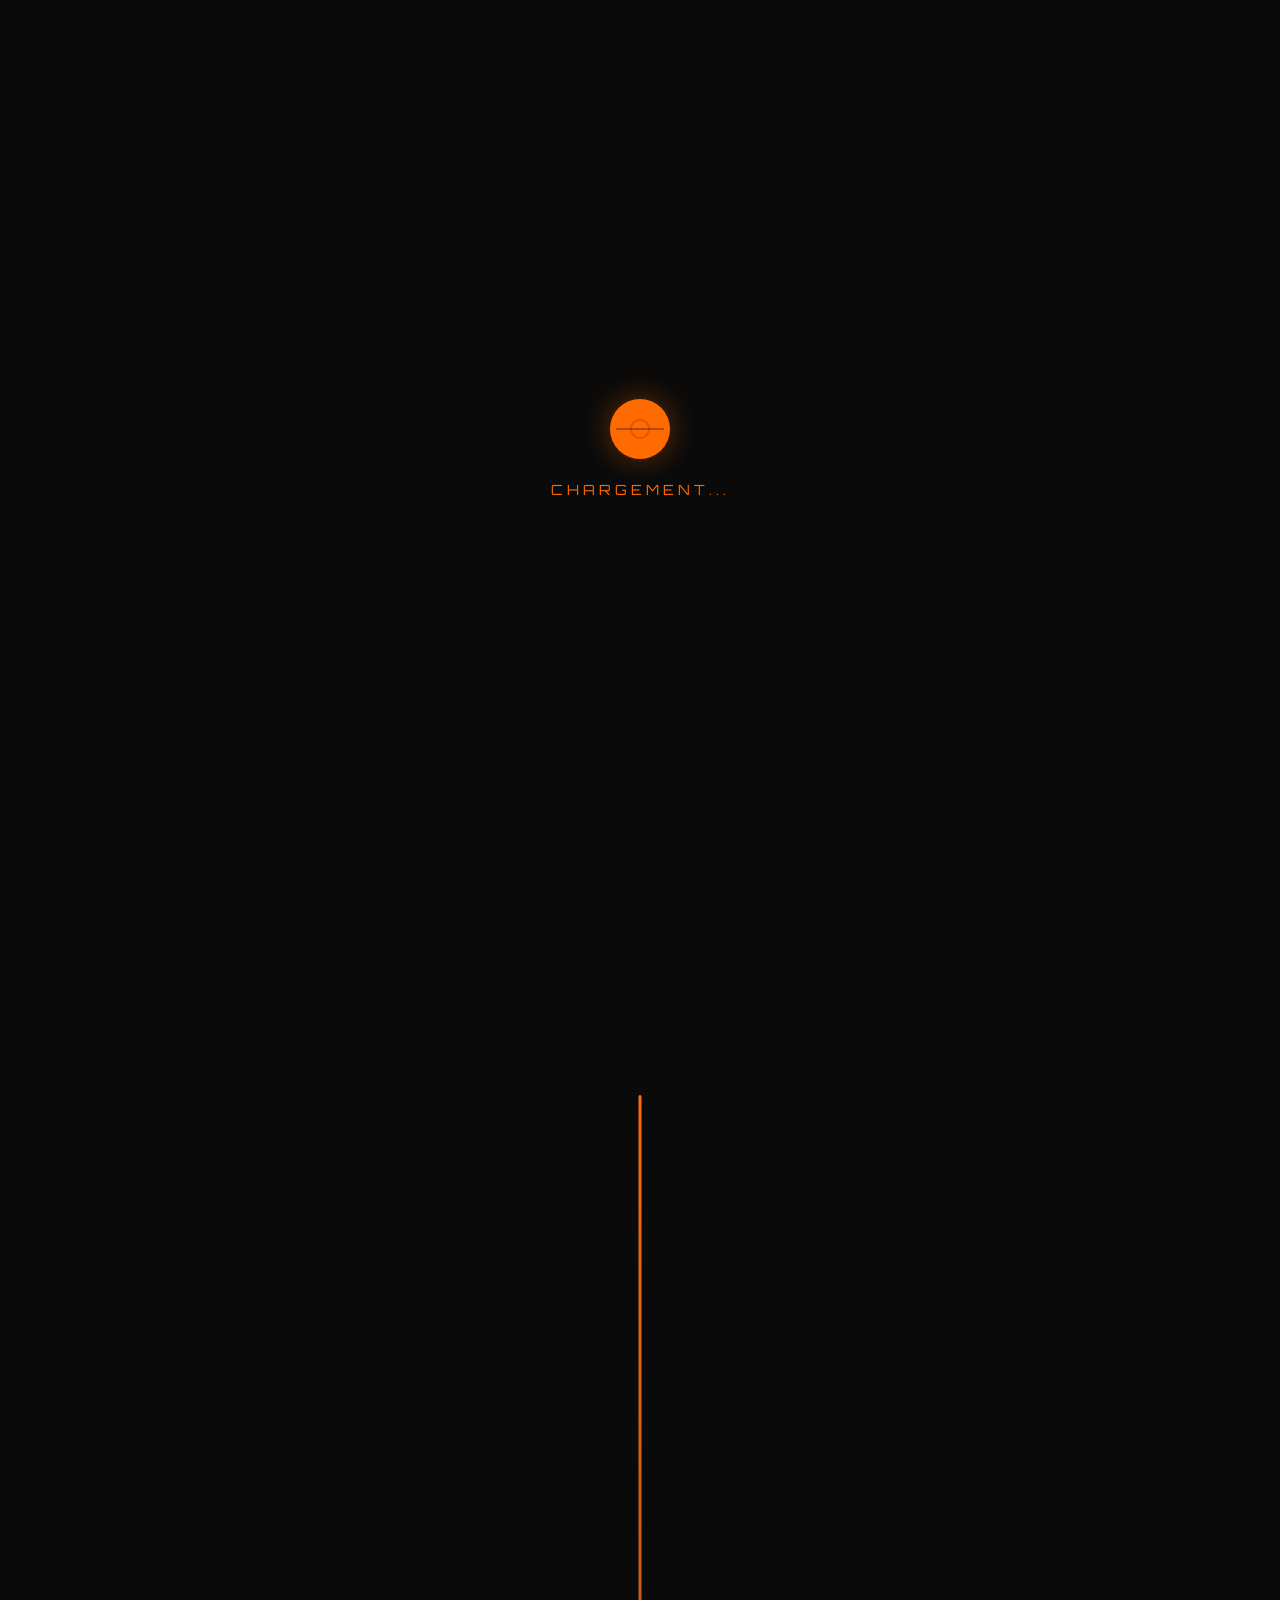
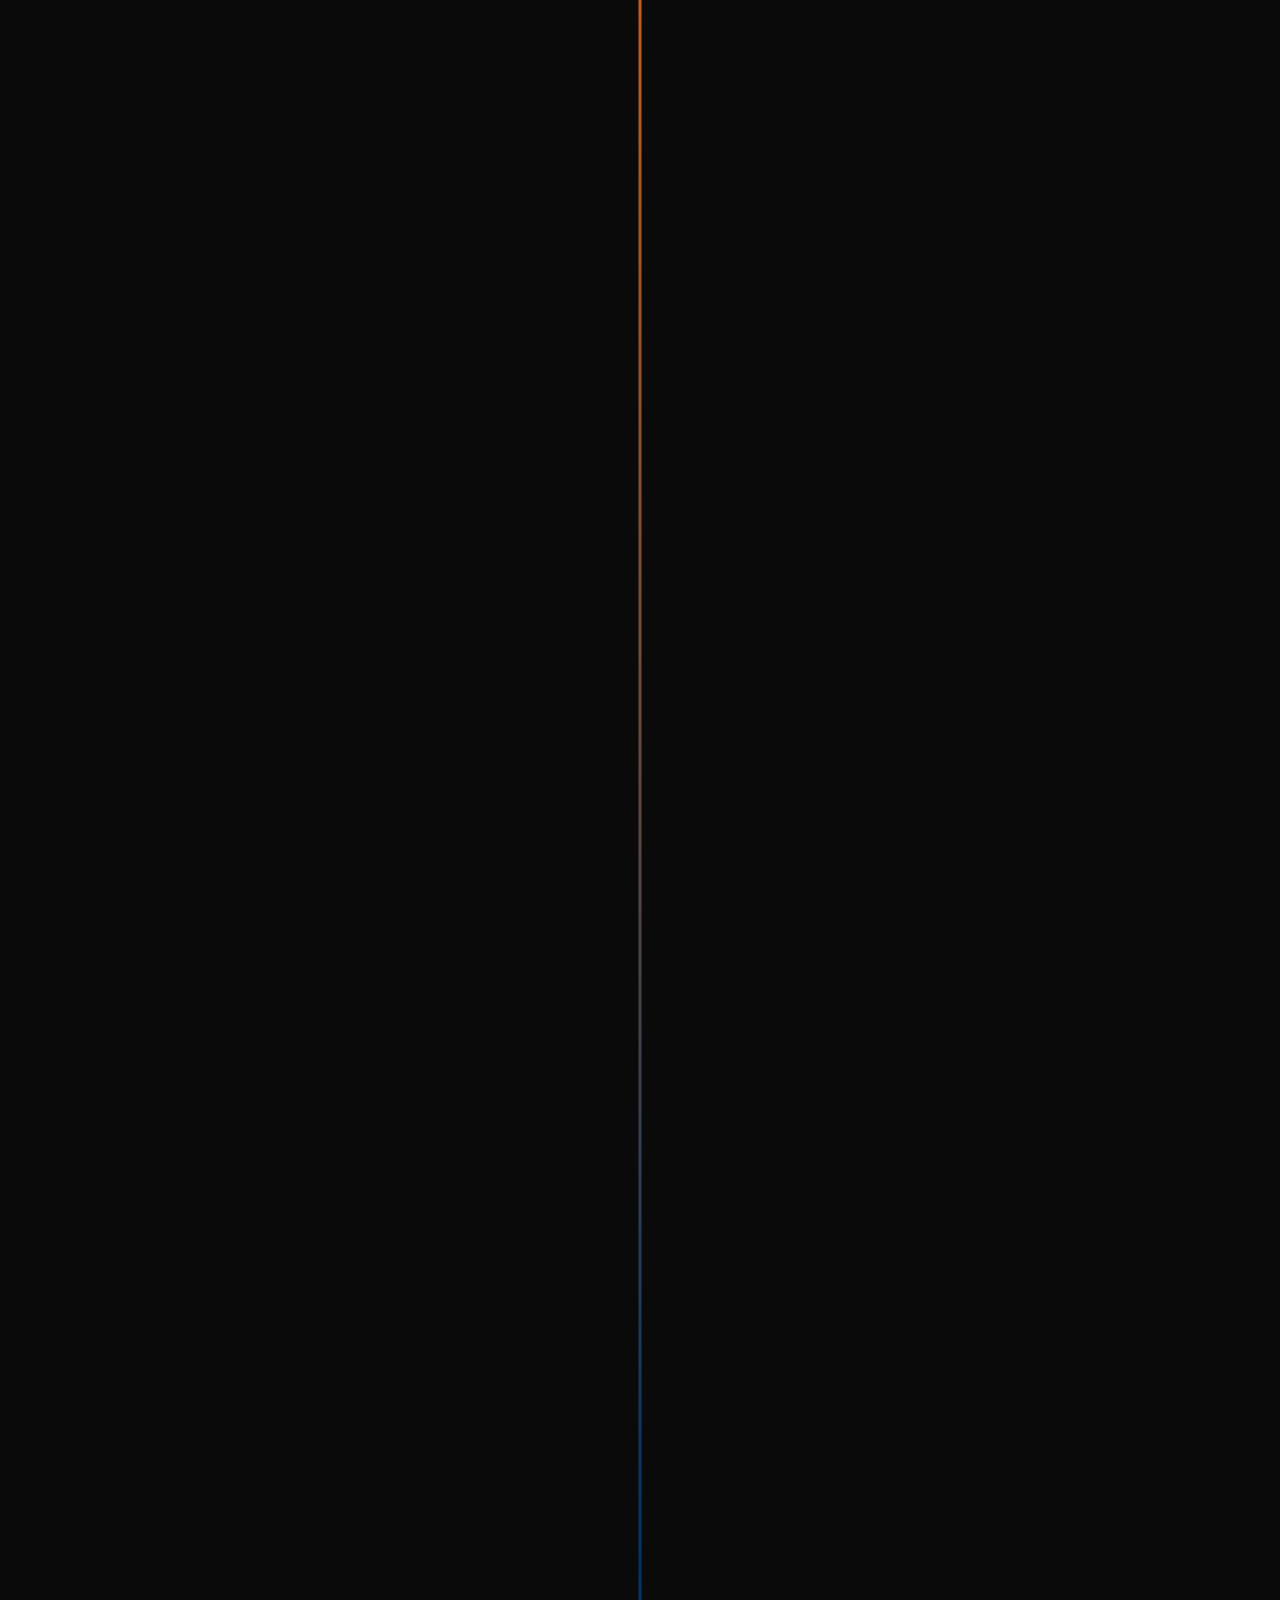
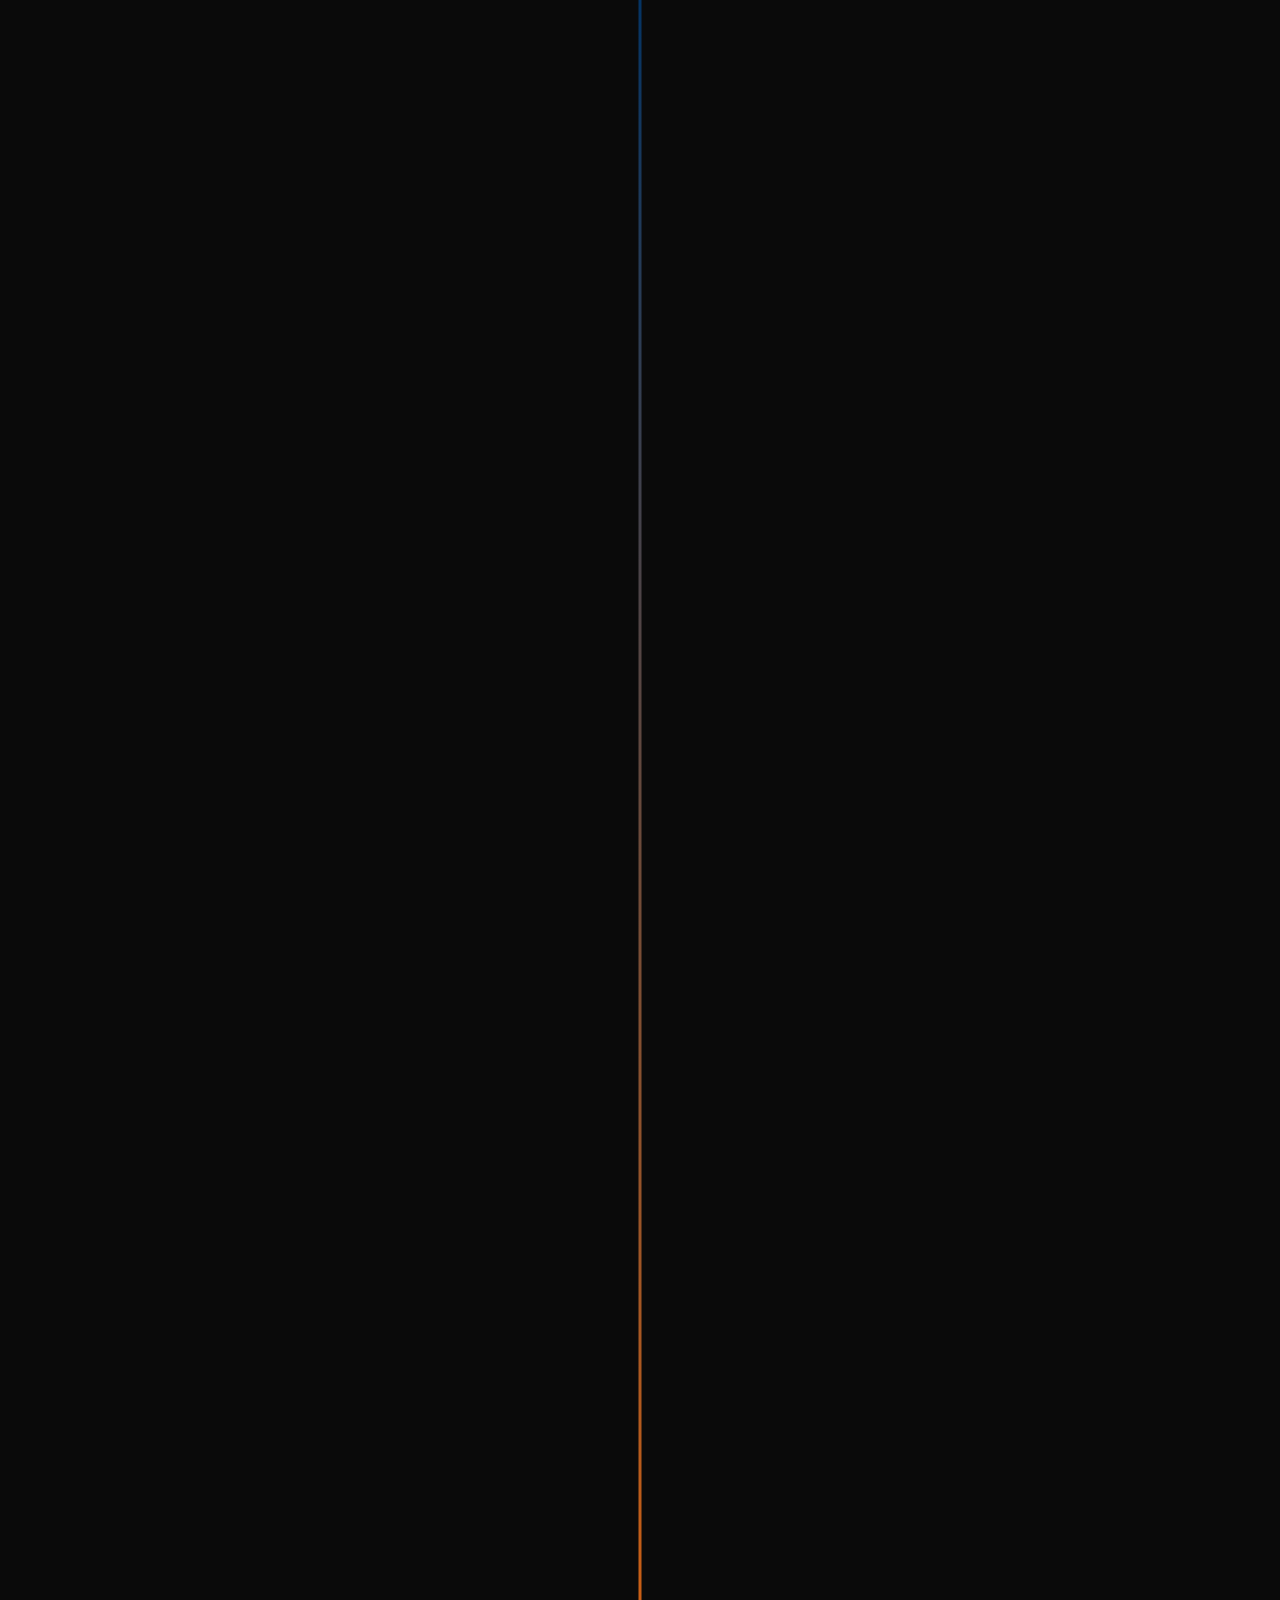
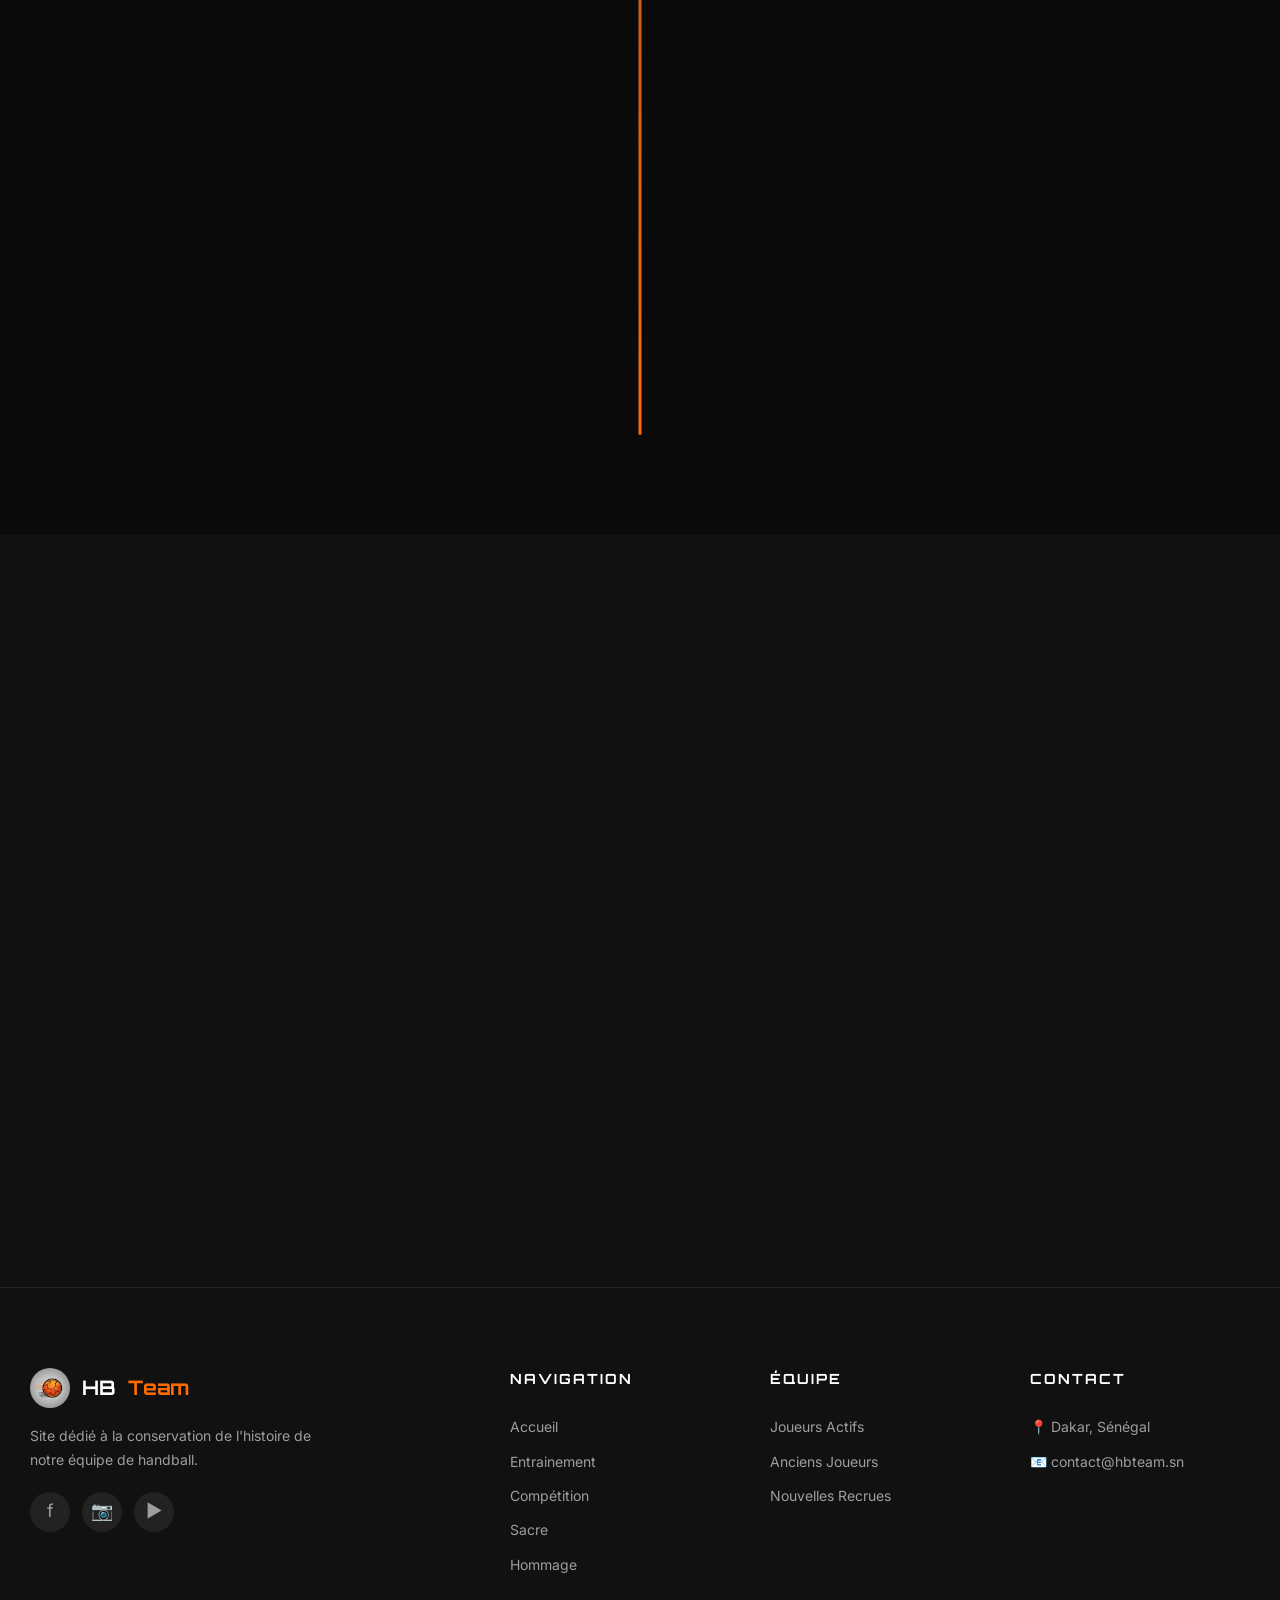
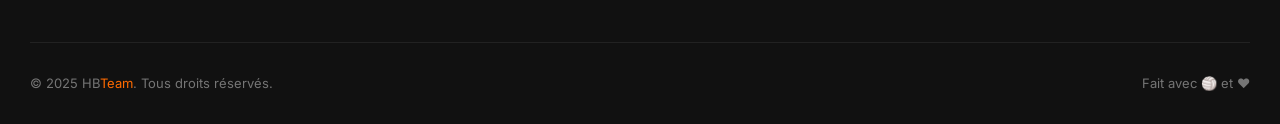
<file: sacre.html>
<!DOCTYPE html>
<html lang="fr" data-theme="dark">
<head>
  <meta charset="UTF-8">
  <meta name="viewport" content="width=device-width, initial-scale=1.0">
  <meta name="description" content="Palmarès et sacres de l'équipe de handball - Tous nos trophées et victoires">
  <title>Sacre & Palmarès - HB Team</title>
  <link rel="stylesheet" href="css/style.css">
  <link rel="icon" type="image/png" href="assets/images/logo.png">
</head>
<body>

  <div id="loader">
    <div class="loader-ball"></div>
    <p class="loader-text">Chargement...</p>
  </div>
  <div class="toast-container"></div>

  <nav class="navbar">
    <div class="nav-container">
      <div class="nav-ball nav-ball-left"></div>
      <a href="index.html" class="nav-logo">
        <img src="assets/images/logo.png" alt="Logo">
        HB<span>Team</span>
      </a>
      <div class="nav-links">
        <a href="index.html">Accueil</a>
        <a href="entrainement.html">Entrainement</a>
        <a href="competition.html">Compétition</a>
        <a href="equipe/actifs.html">Équipe</a>
        <a href="sacre.html" class="active">Sacre</a>
        <a href="hommage.html">Hommage</a>
      </div>
      <div class="nav-ball nav-ball-right"></div>
      <button class="burger" aria-label="Menu">
        <span></span><span></span><span></span>
      </button>
    </div>
  </nav>

  <div class="nav-mobile">
    <a href="index.html">Accueil</a>
    <a href="entrainement.html">Entrainement</a>
    <a href="competition.html">Compétition</a>
    <a href="equipe/actifs.html">Équipe</a>
    <a href="sacre.html">Sacre</a>
    <a href="hommage.html">Hommage</a>
  </div>

  <button class="theme-toggle" aria-label="Changer le thème">
    <svg viewBox="0 0 24 24" fill="none" stroke="currentColor" stroke-width="2"><path d="M21 12.79A9 9 0 1 1 11.21 3 7 7 0 0 0 21 12.79z"/></svg>
  </button>

  <div class="page-header">
    <div class="page-header-hero">
      <img src="assets/images/trophy.png" alt="Sacre" class="page-header-bg">
      <div class="page-header-overlay"></div>
      <div class="page-header-content">
        <h1 class="page-header-title">🥇 Sacre & Palmarès</h1>
        <p class="page-header-desc">Tous nos titres, trophées et moments de gloire depuis la création du club</p>
      </div>
    </div>
  </div>

  <!-- COUNTER -->
  <section class="counter-section">
    <div class="container">
      <div class="counter-grid">
        <div class="counter-item reveal">
          <div class="counter-number" data-count="8" data-suffix="">0</div>
          <div class="counter-label">Championnats</div>
        </div>
        <div class="counter-item reveal delay-1">
          <div class="counter-number" data-count="5" data-suffix="">0</div>
          <div class="counter-label">Coupes</div>
        </div>
        <div class="counter-item reveal delay-2">
          <div class="counter-number" data-count="6" data-suffix="">0</div>
          <div class="counter-label">Supercoupes</div>
        </div>
        <div class="counter-item reveal delay-3">
          <div class="counter-number" data-count="4" data-suffix="">0</div>
          <div class="counter-label">Tours Internationaux</div>
        </div>
      </div>
    </div>
  </section>

  <!-- TIMELINE -->
  <section class="section">
    <div class="container">
      <div class="section-header reveal">
        <span class="section-tag">Notre Histoire</span>
        <h2 class="section-title">Timeline des <span>Sacres</span></h2>
        <p class="section-desc">Revivez chaque titre, chaque trophée soulevé, chaque moment historique de notre club</p>
      </div>

      <div class="timeline">
        <!-- 2024 -->
        <div class="timeline-item reveal">
          <div class="timeline-dot"></div>
          <div class="timeline-content">
            <div class="timeline-year">2024</div>
            <h3 class="timeline-title">🏆 Double Championnat-Coupe</h3>
            <p class="timeline-desc">Une saison historique avec le sacre en championnat national et la victoire en coupe du Sénégal. L'équipe dirigée par Ibrahim Touré a réalisé un parcours parfait, ne concédant que 2 défaites sur l'ensemble de la saison. La finale de coupe s'est terminée sur le score de 34-28 face à l'AS Dakar.</p>
            <img src="assets/images/celebration.png" alt="Célébration 2024" class="timeline-img" loading="lazy">
          </div>
        </div>

        <!-- 2022 -->
        <div class="timeline-item reveal">
          <div class="timeline-dot"></div>
          <div class="timeline-content">
            <div class="timeline-year">2022</div>
            <h3 class="timeline-title">🏆 Supercoupe Nationale</h3>
            <p class="timeline-desc">Après un championnat maîtrisé, l'équipe remporte la Supercoupe face au tenant du titre. Un match intensif avec une victoire 31-29 dans les dernières secondes, marqué par un but spectaculaire de Moussa Sow à la sirène finale.</p>
            <img src="assets/images/trophy.png" alt="Supercoupe 2022" class="timeline-img" loading="lazy">
          </div>
        </div>

        <!-- 2020 -->
        <div class="timeline-item reveal">
          <div class="timeline-dot"></div>
          <div class="timeline-content">
            <div class="timeline-year">2020</div>
            <h3 class="timeline-title">🏆 Championnat National</h3>
            <p class="timeline-desc">Malgré une saison perturbée, l'équipe a montré une résilience exceptionnelle pour décrocher le titre de champion. Karim Benzema, alors tout jeune joueur, s'est illustré comme le meilleur passeur du championnat avec 234 passes décisives.</p>
            <img src="assets/images/player-action.png" alt="Championnat 2020" class="timeline-img" loading="lazy">
          </div>
        </div>

        <!-- 2018 -->
        <div class="timeline-item reveal">
          <div class="timeline-dot"></div>
          <div class="timeline-content">
            <div class="timeline-year">2018</div>
            <h3 class="timeline-title">🏆 Triplé Historique</h3>
            <p class="timeline-desc">La saison la plus glorieuse de l'histoire du club avec trois trophées remportés : Championnat, Coupe et Supercoupe. Une génération dorée menée par Mamadou Diallo et Omar Benali qui ont brillé de mille feux avant de prendre leur retraite sportive.</p>
            <img src="assets/images/celebration.png" alt="Triplé 2018" class="timeline-img" loading="lazy">
          </div>
        </div>

        <!-- 2015 -->
        <div class="timeline-item reveal">
          <div class="timeline-dot"></div>
          <div class="timeline-content">
            <div class="timeline-year">2015</div>
            <h3 class="timeline-title">🏆 Coupe du Sénégal</h3>
            <p class="timeline-desc">Victoire en finale de coupe après une remontée historique. Menés de 6 buts à la mi-temps, les joueurs ont réalisé un second temps mémorable pour s'imposer 32-30. Jean-Pierre Mbappé a annoncé sa retraite juste après ce match légendaire.</p>
            <img src="assets/images/team-photo.png" alt="Coupe 2015" class="timeline-img" loading="lazy">
          </div>
        </div>

        <!-- 2012 -->
        <div class="timeline-item reveal">
          <div class="timeline-dot"></div>
          <div class="timeline-content">
            <div class="timeline-year">2012</div>
            <h3 class="timeline-title">🏆 Premier Tour International</h3>
            <p class="timeline-desc">L'équipe participe pour la première fois à un tournoi international et revient avec la médaille d'or. Une victoire 35-30 en finale contre une équipe de Côte d'Ivoire. Ce tournoi a marqué le début de la reconnaissance du club sur la scène africaine.</p>
            <img src="assets/images/hero-banner.png" alt="Tour International 2012" class="timeline-img" loading="lazy">
          </div>
        </div>

        <!-- 2010 -->
        <div class="timeline-item reveal">
          <div class="timeline-dot"></div>
          <div class="timeline-content">
            <div class="timeline-year">2010</div>
            <h3 class="timeline-title">🏆 Championnat National (2e titre)</h3>
            <p class="timeline-desc">Deuxième titre de championnat confirmant la montée en puissance du club. Avec une défense de fer dirigée par Omar Benali et une attaque explosive menée par Seydou Konaté, l'équipe a dominé le championnat de bout en bout.</p>
            <img src="assets/images/training-hero.png" alt="Championnat 2010" class="timeline-img" loading="lazy">
          </div>
        </div>

        <!-- 2007 -->
        <div class="timeline-item reveal">
          <div class="timeline-dot"></div>
          <div class="timeline-content">
            <div class="timeline-year">2007</div>
            <h3 class="timeline-title">🏆 Premier Championnat National</h3>
            <p class="timeline-desc">Le premier trophée majeur du club ! Après des années de travail acharné et de construction, l'équipe remporte enfin le championnat national. Ce sacre fondateur a posé les bases d'une dynastie qui perdure jusqu'à aujourd'hui. Les festivités ont duré une semaine entière à Dakar.</p>
            <img src="assets/images/trophy.png" alt="Premier Championnat 2007" class="timeline-img" loading="lazy">
          </div>
        </div>
      </div>
    </div>
  </section>

  <!-- TROPHY GALLERY -->
  <section class="section" style="background: var(--bg-secondary);">
    <div class="container">
      <div class="section-header reveal">
        <span class="section-tag">Galerie</span>
        <h2 class="section-title">Nos <span>Trophées</span></h2>
      </div>
      <div class="gallery-masonry">
        <div class="gallery-item reveal">
          <img src="assets/images/trophy.png" alt="Trophée" style="aspect-ratio:1;">
          <div class="gallery-item-overlay"><p>Collection de trophées</p></div>
        </div>
        <div class="gallery-item reveal delay-1">
          <img src="assets/images/celebration.png" alt="Célébration">
          <div class="gallery-item-overlay"><p>Fête de champion</p></div>
        </div>
        <div class="gallery-item reveal delay-2">
          <img src="assets/images/team-photo.png" alt="Équipe championne">
          <div class="gallery-item-overlay"><p>Équipe championne 2024</p></div>
        </div>
      </div>
    </div>
  </section>

  <footer class="footer">
    <div class="container">
      <div class="footer-grid">
        <div class="footer-brand">
          <div class="footer-logo">
            <img src="assets/images/logo.png" alt="Logo" width="40" height="40" style="border-radius:50%;">
            HB<span>Team</span>
          </div>
          <p class="footer-desc">Site dédié à la conservation de l'histoire de notre équipe de handball.</p>
          <div class="footer-socials">
            <a href="#" class="footer-social-link" aria-label="Facebook">f</a>
            <a href="#" class="footer-social-link" aria-label="Instagram">📷</a>
            <a href="#" class="footer-social-link" aria-label="YouTube">▶</a>
          </div>
        </div>
        <div>
          <h4 class="footer-title">Navigation</h4>
          <div class="footer-links">
            <a href="index.html">Accueil</a>
            <a href="entrainement.html">Entrainement</a>
            <a href="competition.html">Compétition</a>
            <a href="sacre.html">Sacre</a>
            <a href="hommage.html">Hommage</a>
          </div>
        </div>
        <div>
          <h4 class="footer-title">Équipe</h4>
          <div class="footer-links">
            <a href="equipe/actifs.html">Joueurs Actifs</a>
            <a href="equipe/anciens.html">Anciens Joueurs</a>
            <a href="equipe/nouveaux.html">Nouvelles Recrues</a>
          </div>
        </div>
        <div>
          <h4 class="footer-title">Contact</h4>
          <div class="footer-links">
            <a href="#">📍 Dakar, Sénégal</a>
            <a href="#">📧 contact@hbteam.sn</a>
          </div>
        </div>
      </div>
      <div class="footer-bottom">
        <p class="footer-bottom-text">&copy; 2025 HB<span>Team</span>. Tous droits réservés.</p>
        <p class="footer-bottom-text">Fait avec 🏐 et ❤️</p>
      </div>
    </div>
  </footer>

  <script src="js/api.js"></script>
  <script src="js/script.js"></script>
</body>
</html>
</file>
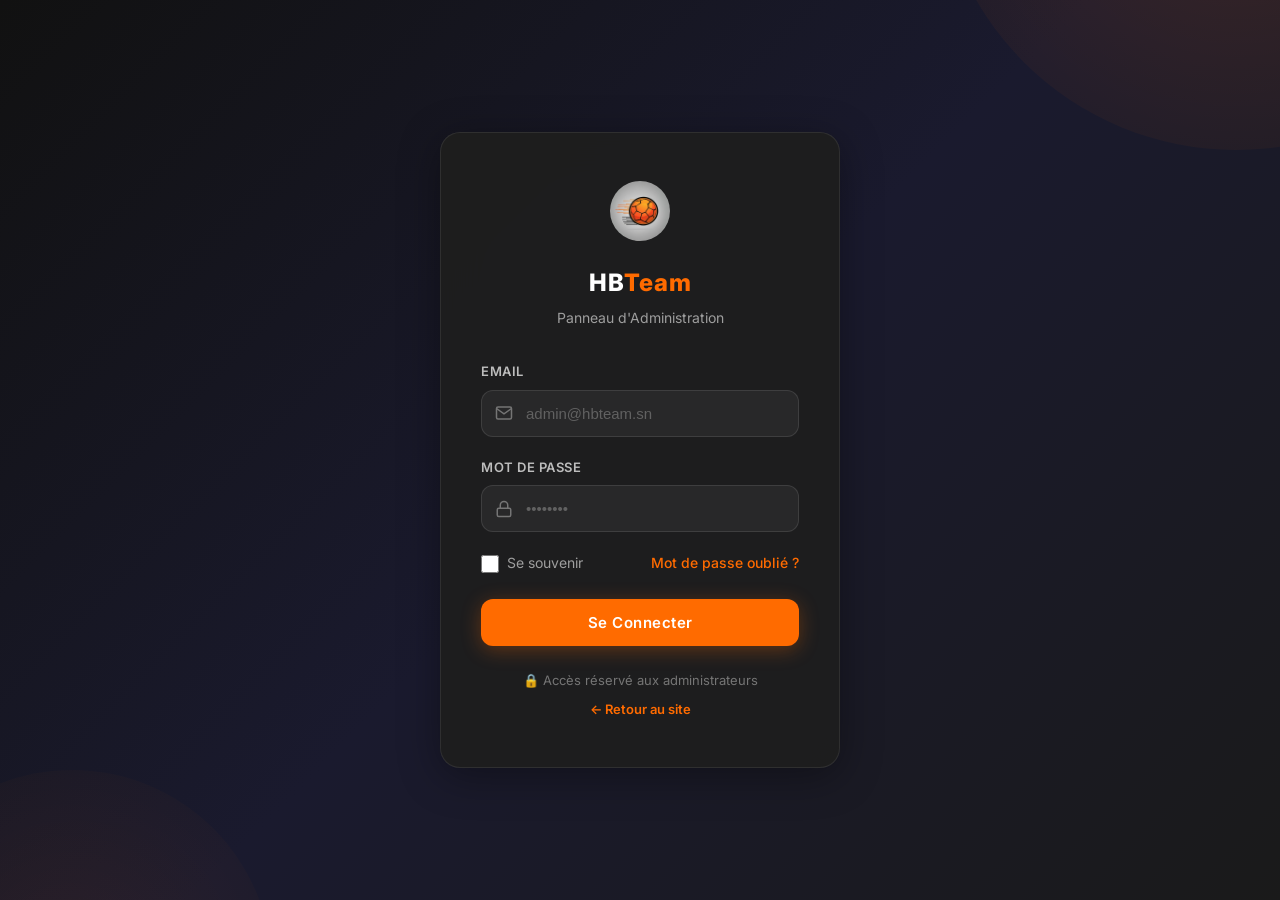
<file: admin/dashboard.html>
<!DOCTYPE html>
<html lang="fr">
<head>
  <meta charset="UTF-8">
  <meta name="viewport" content="width=device-width, initial-scale=1.0">
  <title>Dashboard - Admin HB Team</title>
  <link rel="stylesheet" href="css/admin.css">
  <link rel="icon" type="image/png" href="../assets/images/logo.png">
</head>
<body>

  <div class="toast-container-admin"></div>
  <div class="sidebar-overlay"></div>

  <!-- SIDEBAR -->
  <aside class="sidebar">
    <div class="sidebar-header">
      <a href="../index.html" class="sidebar-logo">
        <img src="../assets/images/logo.png" alt="Logo">
        <div class="sidebar-logo-text">
          <h2>HB<span>Team</span></h2>
          <small>Administration</small>
        </div>
      </a>
    </div>

    <nav class="sidebar-nav">
      <div class="sidebar-nav-label">Principal</div>
      <a href="dashboard.html" class="sidebar-link active">
        <svg viewBox="0 0 24 24" fill="none" stroke="currentColor" stroke-width="2"><rect x="3" y="3" width="7" height="7"/><rect x="14" y="3" width="7" height="7"/><rect x="14" y="14" width="7" height="7"/><rect x="3" y="14" width="7" height="7"/></svg>
        Dashboard
      </a>
      <a href="manage-content.html" class="sidebar-link">
        <svg viewBox="0 0 24 24" fill="none" stroke="currentColor" stroke-width="2"><path d="M11 4H4a2 2 0 0 0-2 2v14a2 2 0 0 0 2 2h14a2 2 0 0 0 2-2v-7"/><path d="M18.5 2.5a2.121 2.121 0 0 1 3 3L12 15l-4 1 1-4 9.5-9.5z"/></svg>
        Gestion Contenu
        <span class="badge">5</span>
      </a>
      <a href="manage-users.html" class="sidebar-link">
        <svg viewBox="0 0 24 24" fill="none" stroke="currentColor" stroke-width="2"><path d="M17 21v-2a4 4 0 0 0-4-4H5a4 4 0 0 0-4 4v2"/><circle cx="9" cy="7" r="4"/><path d="M23 21v-2a4 4 0 0 0-3-3.87"/><path d="M16 3.13a4 4 0 0 1 0 7.75"/></svg>
        Gestion Admins
      </a>

      <div class="sidebar-nav-label">Actions rapides</div>
      <a href="manage-content.html#entrainement" class="sidebar-link">
        <svg viewBox="0 0 24 24" fill="none" stroke="currentColor" stroke-width="2"><polygon points="23 7 16 12 23 17 23 7"/><rect x="1" y="5" width="15" height="14" rx="2" ry="2"/></svg>
        + Ajouter Vidéo
      </a>
      <a href="manage-content.html#equipe" class="sidebar-link">
        <svg viewBox="0 0 24 24" fill="none" stroke="currentColor" stroke-width="2"><path d="M16 21v-2a4 4 0 0 0-4-4H5a4 4 0 0 0-4 4v2"/><circle cx="8.5" cy="7" r="4"/><line x1="20" y1="8" x2="20" y2="14"/><line x1="23" y1="11" x2="17" y2="11"/></svg>
        + Ajouter Joueur
      </a>
      <a href="manage-content.html#competition" class="sidebar-link">
        <svg viewBox="0 0 24 24" fill="none" stroke="currentColor" stroke-width="2"><circle cx="12" cy="12" r="10"/><line x1="12" y1="8" x2="12" y2="16"/><line x1="8" y1="12" x2="16" y2="12"/></svg>
        + Ajouter Match
      </a>
    </nav>

    <div class="sidebar-footer">
      <div class="sidebar-user">
        <div class="sidebar-user-avatar">S</div>
        <div class="sidebar-user-info">
          <div class="sidebar-user-name">Super Admin</div>
          <div class="sidebar-user-role">Super Admin</div>
        </div>
        <button class="sidebar-logout" onclick="handleLogout()" title="Déconnexion">
          <svg width="18" height="18" viewBox="0 0 24 24" fill="none" stroke="currentColor" stroke-width="2"><path d="M9 21H5a2 2 0 0 1-2-2V5a2 2 0 0 1 2-2h4"/><polyline points="16 17 21 12 16 7"/><line x1="21" y1="12" x2="9" y2="12"/></svg>
        </button>
      </div>
    </div>
  </aside>

  <!-- MAIN -->
  <main class="admin-main">
    <header class="topbar">
      <div class="topbar-left">
        <button class="topbar-burger" aria-label="Menu">☰</button>
        <div class="topbar-title">
          <h1>Dashboard</h1>
          <p>Vue d'ensemble du site</p>
        </div>
      </div>
      <div class="topbar-right">
        <a href="../index.html" class="topbar-visit" target="_blank">
          🌐 Voir le site
        </a>
        <button class="topbar-link" title="Notifications">
          🔔
          <span class="notif-dot"></span>
        </button>
      </div>
    </header>

    <div class="admin-content">
      <!-- Stats -->
      <div class="stats-grid">
        <div class="stat-card-admin">
          <div class="stat-card-icon orange">🏐</div>
          <div class="stat-card-info">
            <h3 id="stat-players">0</h3>
            <p>Joueurs</p>
            <div class="trend up">↑ +2 ce mois</div>
          </div>
        </div>
        <div class="stat-card-admin">
          <div class="stat-card-icon blue">🎥</div>
          <div class="stat-card-info">
            <h3 id="stat-videos">0</h3>
            <p>Vidéos</p>
            <div class="trend up">↑ +5 ce mois</div>
          </div>
        </div>
        <div class="stat-card-admin">
          <div class="stat-card-icon green">🏆</div>
          <div class="stat-card-info">
            <h3 id="stat-competitions">0</h3>
            <p>Compétitions</p>
            <div class="trend up">↑ +1 ce mois</div>
          </div>
        </div>
        <div class="stat-card-admin">
          <div class="stat-card-icon purple">🥇</div>
          <div class="stat-card-info">
            <h3 id="stat-trophies">0</h3>
            <p>Trophées</p>
            <div class="trend">— stable</div>
          </div>
        </div>
      </div>

      <div style="display: grid; grid-template-columns: 2fr 1fr; gap: 24px;">
        <!-- Recent Content -->
        <div class="admin-card">
          <div class="admin-card-header">
            <h2>📋 Derniers Contenus Ajoutés</h2>
            <a href="manage-content.html" class="btn btn-outline btn-sm">Voir tout</a>
          </div>
          <div class="admin-card-body">
            <table class="admin-table">
              <thead>
                <tr>
                  <th>Contenu</th>
                  <th>Catégorie</th>
                  <th>Date</th>
                  <th>Actions</th>
                </tr>
              </thead>
              <tbody>
                <tr>
                  <td><strong>Vidéo Entrainement Tactique</strong></td>
                  <td><span class="status-badge active">Entrainement</span></td>
                  <td>04 Avril 2025</td>
                  <td>
                    <div class="table-actions">
                      <button title="Modifier">✏️</button>
                      <button class="delete" title="Supprimer">🗑️</button>
                    </div>
                  </td>
                </tr>
                <tr>
                  <td><strong>Cheikh Sy - Nouvelle recrue</strong></td>
                  <td><span class="status-badge active">Équipe</span></td>
                  <td>02 Avril 2025</td>
                  <td>
                    <div class="table-actions">
                      <button title="Modifier">✏️</button>
                      <button class="delete" title="Supprimer">🗑️</button>
                    </div>
                  </td>
                </tr>
                <tr>
                  <td><strong>HB Team vs AS Dakar (28-24)</strong></td>
                  <td><span class="status-badge active">Compétition</span></td>
                  <td>01 Avril 2025</td>
                  <td>
                    <div class="table-actions">
                      <button title="Modifier">✏️</button>
                      <button class="delete" title="Supprimer">🗑️</button>
                    </div>
                  </td>
                </tr>
                <tr>
                  <td><strong>Double Championnat-Coupe 2024</strong></td>
                  <td><span class="status-badge active">Sacre</span></td>
                  <td>28 Mars 2025</td>
                  <td>
                    <div class="table-actions">
                      <button title="Modifier">✏️</button>
                      <button class="delete" title="Supprimer">🗑️</button>
                    </div>
                  </td>
                </tr>
                <tr>
                  <td><strong>Coach Ibrahim Ndiaye - Hommage</strong></td>
                  <td><span class="status-badge active">Hommage</span></td>
                  <td>25 Mars 2025</td>
                  <td>
                    <div class="table-actions">
                      <button title="Modifier">✏️</button>
                      <button class="delete" title="Supprimer">🗑️</button>
                    </div>
                  </td>
                </tr>
              </tbody>
            </table>
          </div>
        </div>

        <!-- Activity Log -->
        <div class="admin-card">
          <div class="admin-card-header">
            <h2>📊 Activité Récente</h2>
          </div>
          <div class="admin-card-body">
            <div class="activity-list" id="activity-list">
              <!-- Filled by JS -->
            </div>
          </div>
        </div>
      </div>

      <!-- Quick Actions -->
      <div class="admin-card" style="margin-top: 24px;">
        <div class="admin-card-header">
          <h2>⚡ Actions Rapides</h2>
        </div>
        <div class="admin-card-body" style="padding: 24px; display: grid; grid-template-columns: repeat(auto-fill, minmax(200px, 1fr)); gap: 16px;">
          <a href="manage-content.html#entrainement" class="btn btn-outline" style="flex-direction: column; padding: 24px; gap: 8px;">
            <span style="font-size: 32px;">🎥</span>
            Ajouter une Vidéo
          </a>
          <a href="manage-content.html#equipe" class="btn btn-outline" style="flex-direction: column; padding: 24px; gap: 8px;">
            <span style="font-size: 32px;">🏐</span>
            Ajouter un Joueur
          </a>
          <a href="manage-content.html#competition" class="btn btn-outline" style="flex-direction: column; padding: 24px; gap: 8px;">
            <span style="font-size: 32px;">🏆</span>
            Ajouter un Match
          </a>
          <a href="manage-content.html#sacre" class="btn btn-outline" style="flex-direction: column; padding: 24px; gap: 8px;">
            <span style="font-size: 32px;">🥇</span>
            Ajouter un Trophée
          </a>
        </div>
      </div>
    </div>
  </main>

  <!-- Scripts -->
  <script src="js/admin.js"></script>

  <style>
    @keyframes fadeInUp {
      from { opacity: 0; transform: translateY(10px); }
      to { opacity: 1; transform: translateY(0); }
    }
    @media (max-width: 1024px) {
      .admin-content > div[style*="grid-template-columns: 2fr"] {
        grid-template-columns: 1fr !important;
      }
    }
  </style>
</body>
</html>
</file>
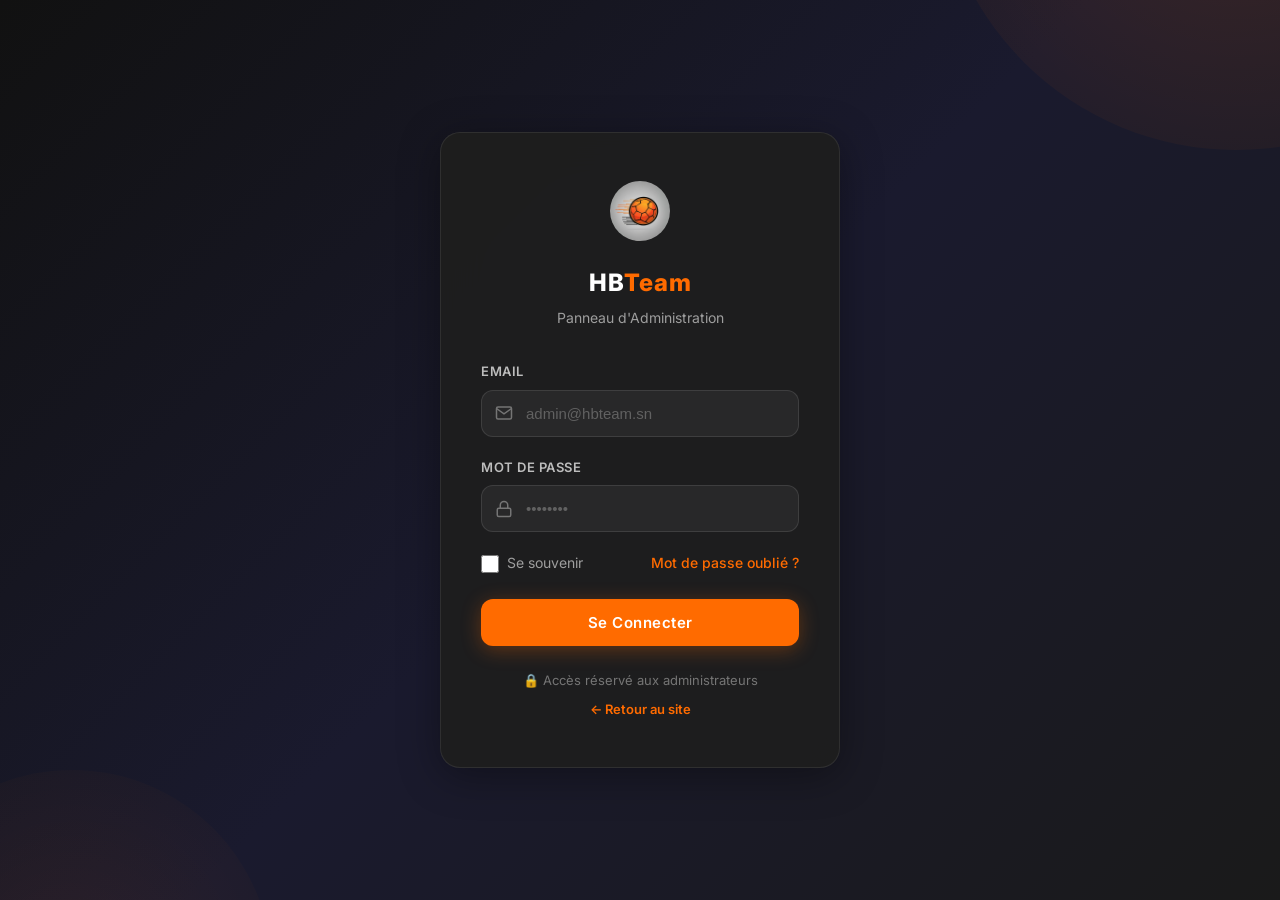
<file: admin/login.html>
<!DOCTYPE html>
<html lang="fr">

<head>
  <meta charset="UTF-8">
  <meta name="viewport" content="width=device-width, initial-scale=1.0">
  <meta name="description" content="Administration - Connexion">
  <title>Admin Login - HB Team</title>
  <link rel="stylesheet" href="css/admin.css">
  <link rel="icon" type="image/png" href="../assets/images/logo.png">
</head>

<body>

  <div class="toast-container-admin"></div>

  <div class="login-page">
    <div class="login-container">
      <div class="login-card">
        <div class="login-logo">
          <img src="../assets/images/logo.png" alt="Logo">
          <h1>HB<span>Team</span></h1>
          <p>Panneau d'Administration</p>
        </div>

        <form onsubmit="handleLogin(event)">
          <div id="login-error" class="form-error"></div>

          <div class="form-group">
            <label>Email</label>
            <div class="form-input-icon">
              <svg viewBox="0 0 24 24" fill="none" stroke="currentColor" stroke-width="2">
                <path d="M4 4h16c1.1 0 2 .9 2 2v12c0 1.1-.9 2-2 2H4c-1.1 0-2-.9-2-2V6c0-1.1.9-2 2-2z" />
                <polyline points="22,6 12,13 2,6" />
              </svg>
              <input type="email" id="login-email" class="form-input" placeholder="admin@hbteam.sn" required>
            </div>
          </div>

          <div class="form-group">
            <label>Mot de passe</label>
            <div class="form-input-icon">
              <svg viewBox="0 0 24 24" fill="none" stroke="currentColor" stroke-width="2">
                <rect x="3" y="11" width="18" height="11" rx="2" ry="2" />
                <path d="M7 11V7a5 5 0 0 1 10 0v4" />
              </svg>
              <input type="password" id="login-password" class="form-input" placeholder="••••••••" required>
            </div>
          </div>

          <div class="form-row">
            <div class="form-checkbox">
              <input type="checkbox" id="remember">
              <label for="remember">Se souvenir</label>
            </div>
            <a href="#" class="form-link">Mot de passe oublié ?</a>
          </div>

          <button type="submit" class="btn btn-primary" id="login-submit">
            <span class="login-loader"></span>
            <span class="btn-text">Se Connecter</span>
          </button>
        </form>

        <div class="login-footer">
          <p>🔒 Accès réservé aux administrateurs</p>
          <p style="margin-top: 8px;">
            <a href="../index.html">← Retour au site</a>
          </p>
        </div>
      </div>
    </div>
  </div>

  <script src="js/admin.js"></script>
</body>

</html>
</file>
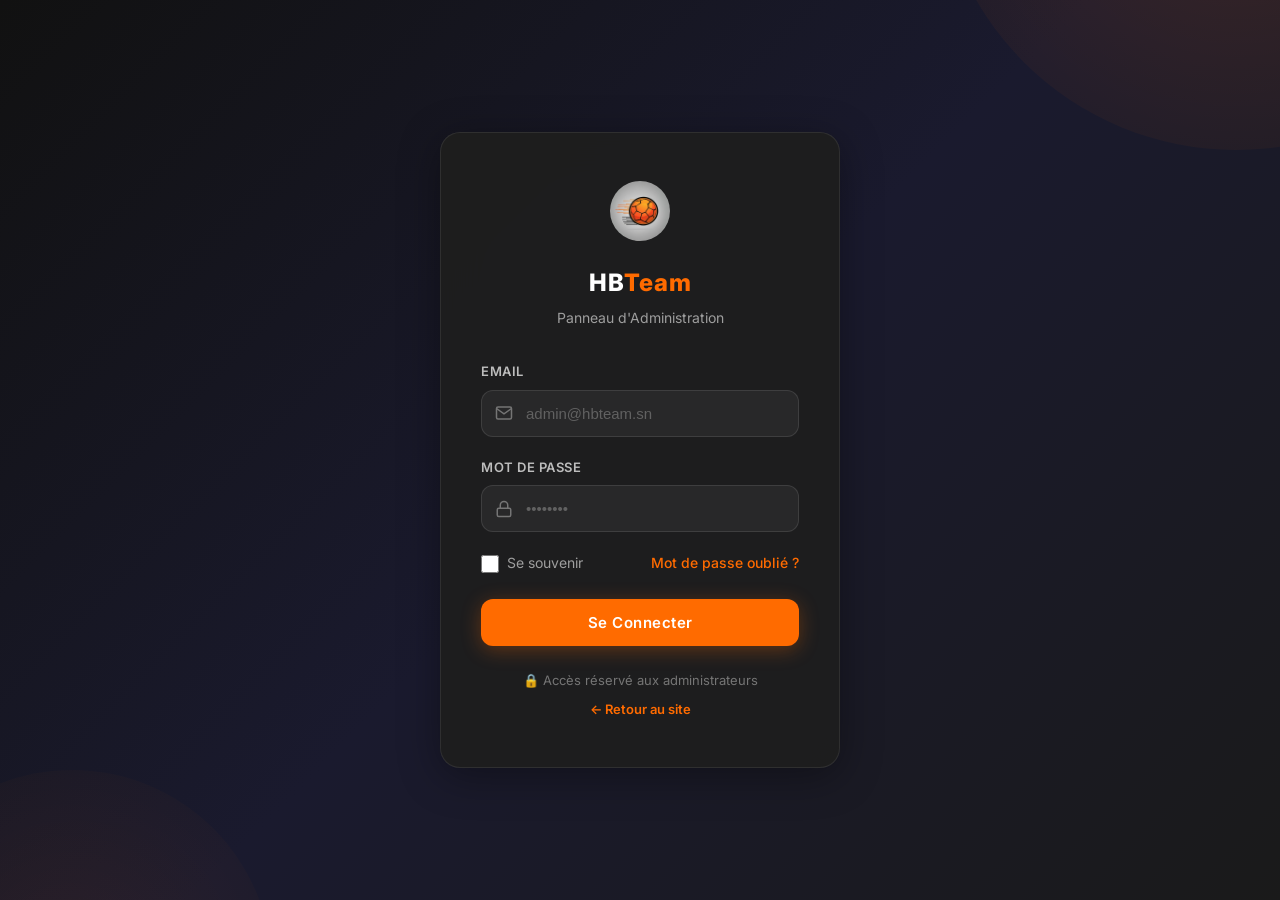
<file: admin/manage-content.html>
<!DOCTYPE html>
<html lang="fr">
<head>
  <meta charset="UTF-8">
  <meta name="viewport" content="width=device-width, initial-scale=1.0">
  <title>Gestion Contenu - Admin HB Team</title>
  <link rel="stylesheet" href="css/admin.css">
  <link rel="icon" type="image/png" href="../assets/images/logo.png">
</head>
<body>

  <div class="toast-container-admin"></div>
  <div class="sidebar-overlay"></div>

  <!-- SIDEBAR -->
  <aside class="sidebar">
    <div class="sidebar-header">
      <a href="../index.html" class="sidebar-logo">
        <img src="../assets/images/logo.png" alt="Logo">
        <div class="sidebar-logo-text">
          <h2>HB<span>Team</span></h2>
          <small>Administration</small>
        </div>
      </a>
    </div>
    <nav class="sidebar-nav">
      <div class="sidebar-nav-label">Principal</div>
      <a href="dashboard.html" class="sidebar-link">
        <svg viewBox="0 0 24 24" fill="none" stroke="currentColor" stroke-width="2"><rect x="3" y="3" width="7" height="7"/><rect x="14" y="3" width="7" height="7"/><rect x="14" y="14" width="7" height="7"/><rect x="3" y="14" width="7" height="7"/></svg>
        Dashboard
      </a>
      <a href="manage-content.html" class="sidebar-link active">
        <svg viewBox="0 0 24 24" fill="none" stroke="currentColor" stroke-width="2"><path d="M11 4H4a2 2 0 0 0-2 2v14a2 2 0 0 0 2 2h14a2 2 0 0 0 2-2v-7"/><path d="M18.5 2.5a2.121 2.121 0 0 1 3 3L12 15l-4 1 1-4 9.5-9.5z"/></svg>
        Gestion Contenu
        <span class="badge">5</span>
      </a>
      <a href="manage-users.html" class="sidebar-link">
        <svg viewBox="0 0 24 24" fill="none" stroke="currentColor" stroke-width="2"><path d="M17 21v-2a4 4 0 0 0-4-4H5a4 4 0 0 0-4 4v2"/><circle cx="9" cy="7" r="4"/><path d="M23 21v-2a4 4 0 0 0-3-3.87"/><path d="M16 3.13a4 4 0 0 1 0 7.75"/></svg>
        Gestion Admins
      </a>
    </nav>
    <div class="sidebar-footer">
      <div class="sidebar-user">
        <div class="sidebar-user-avatar">S</div>
        <div class="sidebar-user-info">
          <div class="sidebar-user-name">Super Admin</div>
          <div class="sidebar-user-role">Super Admin</div>
        </div>
        <button class="sidebar-logout" onclick="handleLogout()" title="Déconnexion">
          <svg width="18" height="18" viewBox="0 0 24 24" fill="none" stroke="currentColor" stroke-width="2"><path d="M9 21H5a2 2 0 0 1-2-2V5a2 2 0 0 1 2-2h4"/><polyline points="16 17 21 12 16 7"/><line x1="21" y1="12" x2="9" y2="12"/></svg>
        </button>
      </div>
    </div>
  </aside>

  <!-- MAIN -->
  <main class="admin-main">
    <header class="topbar">
      <div class="topbar-left">
        <button class="topbar-burger" aria-label="Menu">☰</button>
        <div class="topbar-title">
          <h1>Gestion du Contenu</h1>
          <p>Ajouter et modifier le contenu du site</p>
        </div>
      </div>
      <div class="topbar-right">
        <a href="../index.html" class="topbar-visit" target="_blank">🌐 Voir le site</a>
      </div>
    </header>

    <div class="admin-content">
      <!-- Tabs -->
      <div class="admin-tabs">
        <button class="admin-tab active" data-tab-group="content" data-tab="entrainement" onclick="switchTab('content','entrainement')">🏋️ Entrainement</button>
        <button class="admin-tab" data-tab-group="content" data-tab="competition" onclick="switchTab('content','competition')">🏆 Compétition</button>
        <button class="admin-tab" data-tab-group="content" data-tab="equipe" onclick="switchTab('content','equipe')">🏐 Équipe</button>
        <button class="admin-tab" data-tab-group="content" data-tab="sacre" onclick="switchTab('content','sacre')">🥇 Sacre</button>
        <button class="admin-tab" data-tab-group="content" data-tab="hommage" onclick="switchTab('content','hommage')">🕊️ Hommage</button>
        <button class="admin-tab" data-tab-group="content" data-tab="media" onclick="switchTab('content','media')">📸 Médias</button>
      </div>

      <!-- TAB: Entrainement -->
      <div id="entrainement" data-tab-content="content" style="display: block;">
        <div class="content-section">
          <div class="content-section-header">
            <h2>🏋️ Gestion des Vidéos d'Entrainement</h2>
          </div>

          <div class="admin-card">
            <div class="admin-card-header">
              <h2>📹 Ajouter une Vidéo</h2>
            </div>
            <div class="admin-card-body" style="padding: 24px;">
              <form onsubmit="event.preventDefault(); showToast('Vidéo ajoutée avec succès !', 'success'); addActivityLog('success', 'Nouvelle vidéo ajoutée'); this.reset();">
                <div class="form-row-admin">
                  <div class="form-group-admin">
                    <label>Titre de la vidéo</label>
                    <input type="text" class="form-input" placeholder="Ex: Entrainement tactique..." required>
                  </div>
                  <div class="form-group-admin">
                    <label>Lien YouTube / URL</label>
                    <input type="url" class="form-input" placeholder="https://youtube.com/watch?v=...">
                  </div>
                </div>
                <div class="form-group-admin">
                  <label>Description</label>
                  <textarea class="form-input" placeholder="Description de la vidéo..."></textarea>
                </div>
                <div class="form-group-admin">
                  <label>Ou uploadez une vidéo</label>
                  <div class="upload-area">
                    <div class="upload-area-icon">☁️</div>
                    <p class="upload-area-text">Glissez votre vidéo ici ou cliquez pour parcourir</p>
                    <p class="upload-area-hint">MP4, WebM, MOV - Max 500MB</p>
                    <input type="file" accept="video/*">
                  </div>
                  <div class="upload-progress">
                    <div class="progress-bar"><div class="progress-fill" style="width: 0%"></div></div>
                    <p class="progress-text">En attente...</p>
                  </div>
                </div>
                <button type="submit" class="btn btn-primary" style="width: auto;">
                  📹 Ajouter la Vidéo
                </button>
              </form>
            </div>
          </div>

          <!-- Existing Videos -->
          <div class="admin-card" style="margin-top: 24px;">
            <div class="admin-card-header">
              <h2>📋 Vidéos existantes (6)</h2>
            </div>
            <div class="admin-card-body">
              <table class="admin-table">
                <thead>
                  <tr><th>Vidéo</th><th>Date</th><th>Vues</th><th>Actions</th></tr>
                </thead>
                <tbody>
                  <tr>
                    <td><strong>Entrainement Tactique - Mouvements</strong></td>
                    <td>15 Mars 2025</td><td>1.2k</td>
                    <td><div class="table-actions"><button>✏️</button><button class="delete">🗑️</button></div></td>
                  </tr>
                  <tr>
                    <td><strong>Exercices de Tir - Précision</strong></td>
                    <td>10 Mars 2025</td><td>890</td>
                    <td><div class="table-actions"><button>✏️</button><button class="delete">🗑️</button></div></td>
                  </tr>
                  <tr>
                    <td><strong>Travail Défensif - 6-0 / 5-1</strong></td>
                    <td>05 Mars 2025</td><td>756</td>
                    <td><div class="table-actions"><button>✏️</button><button class="delete">🗑️</button></div></td>
                  </tr>
                </tbody>
              </table>
            </div>
          </div>
        </div>
      </div>

      <!-- TAB: Competition -->
      <div id="competition" data-tab-content="content" style="display: none;">
        <div class="content-section">
          <div class="content-section-header">
            <h2>🏆 Gestion des Matchs</h2>
          </div>
          <div class="admin-card">
            <div class="admin-card-header"><h2>➕ Ajouter un Match</h2></div>
            <div class="admin-card-body" style="padding: 24px;">
              <form onsubmit="addMatch(event)">
                <div class="form-row-admin">
                  <div class="form-group-admin">
                    <label>Équipe Domicile</label>
                    <input type="text" id="match-home" class="form-input" value="HB Team" required>
                  </div>
                  <div class="form-group-admin">
                    <label>Équipe Extérieur</label>
                    <input type="text" id="match-away" class="form-input" placeholder="Nom adversaire" required>
                  </div>
                </div>
                <div class="form-row-admin">
                  <div class="form-group-admin">
                    <label>Score Domicile</label>
                    <input type="number" id="score-home" class="form-input" placeholder="28" min="0" required>
                  </div>
                  <div class="form-group-admin">
                    <label>Score Extérieur</label>
                    <input type="number" id="score-away" class="form-input" placeholder="24" min="0" required>
                  </div>
                </div>
                <div class="form-row-admin">
                  <div class="form-group-admin">
                    <label>Statut</label>
                    <select id="match-status" class="form-input">
                      <option value="finished">Terminé</option>
                      <option value="upcoming">À venir</option>
                      <option value="live">En direct</option>
                    </select>
                  </div>
                  <div class="form-group-admin">
                    <label>Compétition</label>
                    <select id="match-competition" class="form-input">
                      <option>Championnat National</option>
                      <option>Coupe du Sénégal</option>
                      <option>Supercoupe</option>
                      <option>Tour International</option>
                    </select>
                  </div>
                </div>
                <div class="form-group-admin">
                  <label>Images / Vidéos du match</label>
                  <div class="upload-area">
                    <div class="upload-area-icon">📸</div>
                    <p class="upload-area-text">Glissez vos fichiers ici</p>
                    <p class="upload-area-hint">Images (JPG, PNG) et Vidéos (MP4)</p>
                    <input type="file" accept="image/*,video/*" multiple>
                  </div>
                  <div class="upload-progress">
                    <div class="progress-bar"><div class="progress-fill" style="width: 0%"></div></div>
                    <p class="progress-text">En attente...</p>
                  </div>
                </div>
                <button type="submit" class="btn btn-primary" style="width: auto;">🏆 Ajouter le Match</button>
              </form>
            </div>
          </div>
        </div>
      </div>

      <!-- TAB: Equipe -->
      <div id="equipe" data-tab-content="content" style="display: none;">
        <div class="content-section">
          <div class="content-section-header">
            <h2>🏐 Gestion des Joueurs</h2>
          </div>
          <div class="admin-card">
            <div class="admin-card-header"><h2>➕ Ajouter un Joueur</h2></div>
            <div class="admin-card-body" style="padding: 24px;">
              <form onsubmit="addPlayer(event)">
                <input type="hidden" id="player-photo-url" value="assets/images/player-action.png">
                <div class="form-group-admin">
                  <label>Photo du joueur</label>
                  <div class="upload-area" style="padding: 30px;">
                    <div class="upload-area-icon">📷</div>
                    <p class="upload-area-text">Photo du joueur</p>
                    <p class="upload-area-hint">JPG, PNG - Max 5MB</p>
                    <input type="file" accept="image/*">
                  </div>
                  <div class="upload-progress">
                    <div class="progress-bar"><div class="progress-fill" style="width: 0%"></div></div>
                    <p class="progress-text">En attente...</p>
                  </div>
                </div>
                <div class="form-group-admin">
                  <label>Nom complet</label>
                  <input type="text" id="player-name" class="form-input" placeholder="Ex: Mamadou Diallo" required>
                </div>
                <div class="form-row-admin">
                  <div class="form-group-admin">
                    <label>Poste</label>
                    <select id="player-poste" class="form-input" required>
                      <option value="">Sélectionner...</option>
                      <option value="pivot">Pivot</option>
                      <option value="demi-centre">Demi-centre</option>
                      <option value="gardien">Gardien</option>
                      <option value="ailier-gauche">Ailier gauche</option>
                      <option value="ailier-droit">Ailier droit</option>
                      <option value="arriere-gauche">Arrière gauche</option>
                      <option value="arriere-droit">Arrière droit</option>
                    </select>
                  </div>
                  <div class="form-group-admin">
                    <label>Catégorie</label>
                    <select id="player-category" class="form-input" required>
                      <option value="">Sélectionner...</option>
                      <option value="actif">⚽ Actif</option>
                      <option value="ancien">👥 Ancien</option>
                      <option value="nouveau">🌟 Nouveau</option>
                    </select>
                  </div>
                </div>
                <div class="form-group-admin">
                  <label>Biographie / Histoire</label>
                  <textarea class="form-input" placeholder="Histoire et parcours du joueur..."></textarea>
                </div>
                <div class="form-row-admin">
                  <div class="form-group-admin">
                    <label>Numéro</label>
                    <input type="number" class="form-input" placeholder="07" min="1" max="99">
                  </div>
                  <div class="form-group-admin">
                    <label>Années d'activité</label>
                    <input type="text" class="form-input" placeholder="2020 - Présent">
                  </div>
                </div>
                <button type="submit" class="btn btn-primary" style="width: auto;">🏐 Ajouter le Joueur</button>
              </form>
            </div>
          </div>
        </div>
      </div>

      <!-- TAB: Sacre -->
      <div id="sacre" data-tab-content="content" style="display: none;">
        <div class="content-section">
          <div class="content-section-header">
            <h2>🥇 Gestion des Trophées</h2>
          </div>
          <div class="admin-card">
            <div class="admin-card-header"><h2>➕ Ajouter un Trophée</h2></div>
            <div class="admin-card-body" style="padding: 24px;">
              <form onsubmit="addTrophy(event)">
                <div class="form-row-admin">
                  <div class="form-group-admin">
                    <label>Année</label>
                    <input type="text" id="trophy-year" class="form-input" placeholder="2025" required>
                  </div>
                  <div class="form-group-admin">
                    <label>Compétition</label>
                    <select class="form-input">
                      <option>Championnat National</option>
                      <option>Coupe du Sénégal</option>
                      <option>Supercoupe</option>
                      <option>Tour International</option>
                    </select>
                  </div>
                </div>
                <div class="form-group-admin">
                  <label>Nom du trophée / Description</label>
                  <input type="text" id="trophy-name" class="form-input" placeholder="Ex: Double Championnat-Coupe" required>
                </div>
                <div class="form-group-admin">
                  <label>Description détaillée</label>
                  <textarea id="trophy-description" class="form-input" placeholder="Récit de la victoire..."></textarea>
                </div>
                <div class="form-group-admin">
                  <label>Photo du trophée</label>
                  <div class="upload-area" style="padding: 30px;">
                    <div class="upload-area-icon">🏆</div>
                    <p class="upload-area-text">Photo du trophée</p>
                    <p class="upload-area-hint">JPG, PNG - Max 5MB</p>
                    <input type="file" accept="image/*">
                  </div>
                  <div class="upload-progress">
                    <div class="progress-bar"><div class="progress-fill" style="width: 0%"></div></div>
                    <p class="progress-text">En attente...</p>
                  </div>
                </div>
                <button type="submit" class="btn btn-primary" style="width: auto;">🥇 Ajouter le Trophée</button>
              </form>
            </div>
          </div>
        </div>
      </div>

      <!-- TAB: Hommage -->
      <div id="hommage" data-tab-content="content" style="display: none;">
        <div class="content-section">
          <div class="content-section-header">
            <h2>🕊️ Gestion des Hommages</h2>
          </div>
          <div class="admin-card">
            <div class="admin-card-header"><h2>➕ Ajouter un Hommage</h2></div>
            <div class="admin-card-body" style="padding: 24px;">
              <form onsubmit="addHommage(event)">
                <div class="form-group-admin">
                  <label>Nom de la personne</label>
                  <input type="text" id="hommage-name" class="form-input" placeholder="Ex: Coach Ibrahim Ndiaye" required>
                </div>
                <div class="form-group-admin">
                  <label>Message / Témoignage</label>
                  <textarea id="hommage-message" class="form-input" placeholder="Message en hommage..." required style="min-height: 160px;"></textarea>
                </div>
                <div class="form-row-admin">
                  <div class="form-group-admin">
                    <label>Rôle / Période</label>
                    <input type="text" id="hommage-subtitle" class="form-input" placeholder="Ex: Coach Fondateur 2003-2023">
                  </div>
                  <div class="form-group-admin">
                    <label>Type</label>
                    <select class="form-input">
                      <option>Hommage</option>
                      <option>Témoignage</option>
                      <option>Mémoire</option>
                    </select>
                  </div>
                </div>
                <div class="form-group-admin">
                  <label>Photo / Vidéo</label>
                  <div class="upload-area" style="padding: 30px;">
                    <div class="upload-area-icon">🕊️</div>
                    <p class="upload-area-text">Média associé</p>
                    <p class="upload-area-hint">Images ou vidéos</p>
                    <input type="file" accept="image/*,video/*">
                  </div>
                  <div class="upload-progress">
                    <div class="progress-bar"><div class="progress-fill" style="width: 0%"></div></div>
                    <p class="progress-text">En attente...</p>
                  </div>
                </div>
                <button type="submit" class="btn btn-primary" style="width: auto;">🕊️ Publier l'Hommage</button>
              </form>
            </div>
          </div>
        </div>
      </div>

      <!-- TAB: Media -->
      <div id="media" data-tab-content="content" style="display: none;">
        <div class="content-section">
          <div class="content-section-header">
            <h2>📸 Galerie Média</h2>
          </div>
          <div class="admin-card">
            <div class="admin-card-header"><h2>☁️ Upload vers le Cloud</h2></div>
            <div class="admin-card-body" style="padding: 24px;">
              <div class="upload-area">
                <div class="upload-area-icon">☁️</div>
                <p class="upload-area-text">Glissez vos fichiers ici ou cliquez</p>
                <p class="upload-area-hint">Images (JPG, PNG, WebP) et Vidéos (MP4, WebM) - Max 500MB</p>
                <input type="file" accept="image/*,video/*" multiple>
              </div>
              <div class="upload-progress">
                <div class="progress-bar"><div class="progress-fill" style="width: 0%"></div></div>
                <p class="progress-text">En attente...</p>
              </div>
            </div>
          </div>

          <div class="admin-card" style="margin-top: 24px;">
            <div class="admin-card-header">
              <h2>📁 Médias existants</h2>
              <span style="font-size: 13px; color: var(--gray-500);">8 fichiers</span>
            </div>
            <div class="admin-card-body" style="padding: 24px;">
              <div class="media-grid">
                <div class="media-item">
                  <img src="../assets/images/hero-banner.png" alt="hero">
                  <div class="media-item-overlay">
                    <button title="Voir">👁️</button>
                    <button class="delete" title="Supprimer">🗑️</button>
                  </div>
                </div>
                <div class="media-item">
                  <img src="../assets/images/team-photo.png" alt="team">
                  <div class="media-item-overlay">
                    <button title="Voir">👁️</button>
                    <button class="delete" title="Supprimer">🗑️</button>
                  </div>
                </div>
                <div class="media-item">
                  <img src="../assets/images/player-action.png" alt="action">
                  <div class="media-item-overlay">
                    <button title="Voir">👁️</button>
                    <button class="delete" title="Supprimer">🗑️</button>
                  </div>
                </div>
                <div class="media-item">
                  <img src="../assets/images/celebration.png" alt="celebration">
                  <div class="media-item-overlay">
                    <button title="Voir">👁️</button>
                    <button class="delete" title="Supprimer">🗑️</button>
                  </div>
                </div>
                <div class="media-item">
                  <img src="../assets/images/training-hero.png" alt="training">
                  <div class="media-item-overlay">
                    <button title="Voir">👁️</button>
                    <button class="delete" title="Supprimer">🗑️</button>
                  </div>
                </div>
                <div class="media-item">
                  <img src="../assets/images/trophy.png" alt="trophy">
                  <div class="media-item-overlay">
                    <button title="Voir">👁️</button>
                    <button class="delete" title="Supprimer">🗑️</button>
                  </div>
                </div>
              </div>
            </div>
          </div>
        </div>
      </div>

    </div>
  </main>

  <script src="js/admin.js"></script>
</body>
</html>
</file>
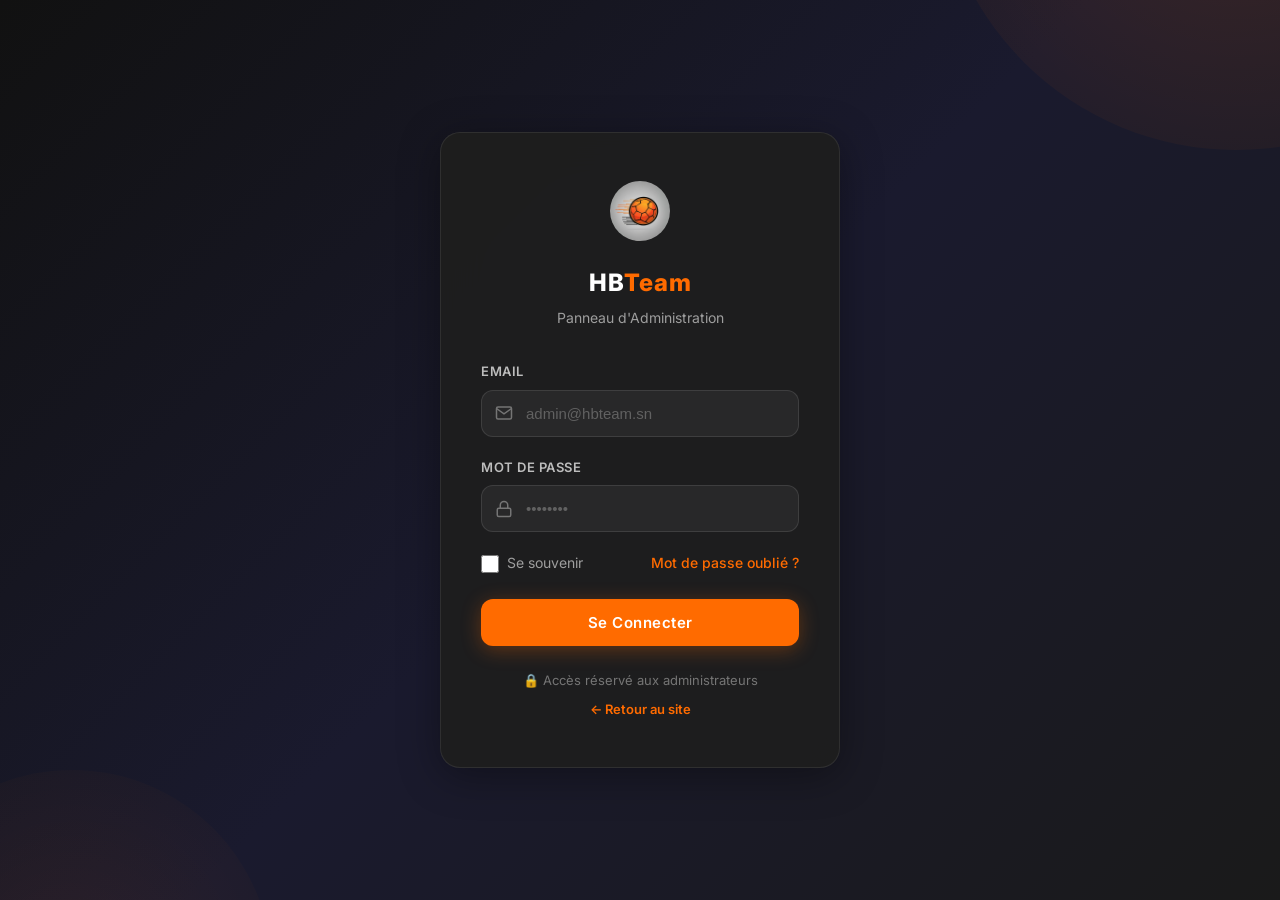
<file: admin/manage-users.html>
<!DOCTYPE html>
<html lang="fr">

<head>
  <meta charset="UTF-8">
  <meta name="viewport" content="width=device-width, initial-scale=1.0">
  <title>Gestion Admins - Admin HB Team</title>
  <link rel="stylesheet" href="css/admin.css">
  <link rel="icon" type="image/png" href="../assets/images/logo.png">
</head>

<body>

  <div class="toast-container-admin"></div>
  <div class="sidebar-overlay"></div>

  <!-- SIDEBAR -->
  <aside class="sidebar">
    <div class="sidebar-header">
      <a href="../index.html" class="sidebar-logo">
        <img src="../assets/images/logo.png" alt="Logo">
        <div class="sidebar-logo-text">
          <h2>HB<span>Team</span></h2>
          <small>Administration</small>
        </div>
      </a>
    </div>
    <nav class="sidebar-nav">
      <div class="sidebar-nav-label">Principal</div>
      <a href="dashboard.html" class="sidebar-link">
        <svg viewBox="0 0 24 24" fill="none" stroke="currentColor" stroke-width="2">
          <rect x="3" y="3" width="7" height="7" />
          <rect x="14" y="3" width="7" height="7" />
          <rect x="14" y="14" width="7" height="7" />
          <rect x="3" y="14" width="7" height="7" />
        </svg>
        Dashboard
      </a>
      <a href="manage-content.html" class="sidebar-link">
        <svg viewBox="0 0 24 24" fill="none" stroke="currentColor" stroke-width="2">
          <path d="M11 4H4a2 2 0 0 0-2 2v14a2 2 0 0 0 2 2h14a2 2 0 0 0 2-2v-7" />
          <path d="M18.5 2.5a2.121 2.121 0 0 1 3 3L12 15l-4 1 1-4 9.5-9.5z" />
        </svg>
        Gestion Contenu
        <span class="badge">5</span>
      </a>
      <a href="manage-users.html" class="sidebar-link active">
        <svg viewBox="0 0 24 24" fill="none" stroke="currentColor" stroke-width="2">
          <path d="M17 21v-2a4 4 0 0 0-4-4H5a4 4 0 0 0-4 4v2" />
          <circle cx="9" cy="7" r="4" />
          <path d="M23 21v-2a4 4 0 0 0-3-3.87" />
          <path d="M16 3.13a4 4 0 0 1 0 7.75" />
        </svg>
        Gestion Admins
      </a>
    </nav>
    <div class="sidebar-footer">
      <div class="sidebar-user">
        <div class="sidebar-user-avatar">S</div>
        <div class="sidebar-user-info">
          <div class="sidebar-user-name">Super Admin</div>
          <div class="sidebar-user-role">Super Admin</div>
        </div>
        <button class="sidebar-logout" onclick="handleLogout()" title="Déconnexion">
          <svg width="18" height="18" viewBox="0 0 24 24" fill="none" stroke="currentColor" stroke-width="2">
            <path d="M9 21H5a2 2 0 0 1-2-2V5a2 2 0 0 1 2-2h4" />
            <polyline points="16 17 21 12 16 7" />
            <line x1="21" y1="12" x2="9" y2="12" />
          </svg>
        </button>
      </div>
    </div>
  </aside>

  <!-- MAIN -->
  <main class="admin-main">
    <header class="topbar">
      <div class="topbar-left">
        <button class="topbar-burger" aria-label="Menu">☰</button>
        <div class="topbar-title">
          <h1>Gestion des Administrateurs</h1>
          <p>Gérer les comptes admin et les rôles</p>
        </div>
      </div>
      <div class="topbar-right">
        <a href="../index.html" class="topbar-visit" target="_blank">🌐 Voir le site</a>
      </div>
    </header>

    <div class="admin-content">

      <!-- Info Banner -->
      <div
        style="padding: 16px 24px; background: rgba(255,107,0,0.08); border: 1px solid rgba(255,107,0,0.2); border-radius: 12px; margin-bottom: 24px; display: flex; align-items: center; gap: 12px;">
        <span style="font-size: 24px;">🔒</span>
        <div>
          <p style="font-size: 14px; font-weight: 600; color: #333;">Accès Super Admin uniquement</p>
          <p style="font-size: 13px; color: #666;">Seuls les Super Admins peuvent ajouter, modifier ou supprimer des
            comptes administrateurs.</p>
        </div>
      </div>

      <!-- Roles Explanation -->
      <div class="stats-grid" style="margin-bottom: 32px;">
        <div class="stat-card-admin">
          <div class="stat-card-icon orange">👑</div>
          <div class="stat-card-info">
            <h3 style="font-size: 16px;">Super Admin</h3>
            <p>Accès total à tout le système. Peut gérer les autres admins.</p>
          </div>
        </div>
        <div class="stat-card-admin">
          <div class="stat-card-icon blue">🛡️</div>
          <div class="stat-card-info">
            <h3 style="font-size: 16px;">Admin</h3>
            <p>Peut ajouter/modifier le contenu. Ne peut pas gérer les admins.</p>
          </div>
        </div>
      </div>

      <!-- Add Admin Form -->
      <div class="admin-card">
        <div class="admin-card-header">
          <h2>➕ Ajouter un Administrateur</h2>
        </div>
        <div class="admin-card-body" style="padding: 24px;">
          <form onsubmit="addAdmin(event)" class="admin-form">
            <div class="form-group-admin">
              <label>Nom complet</label>
              <input type="text" id="admin-name" class="form-input" placeholder="Ex: Jean Dupont" required>
            </div>
            <div class="form-row-admin">
              <div class="form-group-admin">
                <label>Email</label>
                <input type="email" id="admin-email" class="form-input" placeholder="admin@hbteam.sn" required>
              </div>
              <div class="form-group-admin">
                <label>Mot de passe</label>
                <input type="password" id="admin-password" class="form-input" placeholder="Minimum 6 caractères"
                  required minlength="6">
              </div>
            </div>
            <div class="form-group-admin">
              <label>Rôle</label>
              <select id="admin-role" class="form-input" required>
                <option value="admin">🛡️ Admin</option>
                <option value="super-admin">👑 Super Admin</option>
              </select>
            </div>
            <button type="submit" class="btn btn-primary" style="width: auto;">
              ➕ Créer l'Administrateur
            </button>
          </form>
        </div>
      </div>

      <!-- Admin List -->
      <div class="admin-card" style="margin-top: 24px;">
        <div class="admin-card-header">
          <h2>📋 Liste des Administrateurs</h2>
          <span class="status-badge active">3 comptes</span>
        </div>
        <div class="admin-card-body">
          <table class="admin-table">
            <thead>
              <tr>
                <th>Administrateur</th>
                <th>Rôle</th>
                <th>Statut</th>
                <th>Dernière connexion</th>
                <th>Actions</th>
              </tr>
            </thead>
            <tbody>
              <tr>
                <td>
                  <div class="table-user">
                    <div class="table-user-avatar">S</div>
                    <div>
                      <div class="table-user-name">Super Admin</div>
                      <div class="table-user-email">admin@hbteam.sn</div>
                    </div>
                  </div>
                </td>
                <td><span class="status-badge super-admin">👑 Super Admin</span></td>
                <td><span class="status-badge active">Actif</span></td>
                <td>Il y a 5 min</td>
                <td>
                  <div class="table-actions">
                    <button title="Modifier">✏️</button>
                  </div>
                </td>
              </tr>
              <tr>
                <td>
                  <div class="table-user">
                    <div class="table-user-avatar">C</div>
                    <div>
                      <div class="table-user-name">Coach Ibrahima</div>
                      <div class="table-user-email">coach@hbteam.sn</div>
                    </div>
                  </div>
                </td>
                <td><span class="status-badge admin">🛡️ Admin</span></td>
                <td><span class="status-badge active">Actif</span></td>
                <td>Il y a 2 heures</td>
                <td>
                  <div class="table-actions">
                    <button title="Modifier">✏️</button>
                    <button class="delete" title="Supprimer" onclick="deleteAdmin('coach@hbteam.sn')">🗑️</button>
                  </div>
                </td>
              </tr>
              <tr>
                <td>
                  <div class="table-user">
                    <div class="table-user-avatar">M</div>
                    <div>
                      <div class="table-user-name">Media Manager</div>
                      <div class="table-user-email">media@hbteam.sn</div>
                    </div>
                  </div>
                </td>
                <td><span class="status-badge admin">🛡️ Admin</span></td>
                <td><span class="status-badge active">Actif</span></td>
                <td>Il y a 1 jour</td>
                <td>
                  <div class="table-actions">
                    <button title="Modifier">✏️</button>
                    <button class="delete" title="Supprimer" onclick="deleteAdmin('media@hbteam.sn')">🗑️</button>
                  </div>
                </td>
              </tr>
            </tbody>
          </table>
        </div>
      </div>

      <!-- Security Info -->
      <div class="admin-card" style="margin-top: 24px;">
        <div class="admin-card-header">
          <h2>🔐 Informations de Sécurité</h2>
        </div>
        <div class="admin-card-body" style="padding: 24px;">
          <div style="display: grid; grid-template-columns: repeat(auto-fill, minmax(250px, 1fr)); gap: 20px;">
            <div
              style="padding: 16px; background: rgba(0,200,83,0.05); border-radius: 12px; border: 1px solid rgba(0,200,83,0.15);">
              <p style="font-size: 24px; margin-bottom: 8px;">✅</p>
              <p style="font-size: 14px; font-weight: 600;">Authentification Sécurisée</p>
              <p style="font-size: 13px; color: #666;">Firebase Auth avec email/password</p>
            </div>
            <div
              style="padding: 16px; background: rgba(0,176,255,0.05); border-radius: 12px; border: 1px solid rgba(0,176,255,0.15);">
              <p style="font-size: 24px; margin-bottom: 8px;">🛡️</p>
              <p style="font-size: 14px; font-weight: 600;">Protection des Routes</p>
              <p style="font-size: 13px; color: #666;">Vérification de session avant chaque action</p>
            </div>
            <div
              style="padding: 16px; background: rgba(255,107,0,0.05); border-radius: 12px; border: 1px solid rgba(255,107,0,0.15);">
              <p style="font-size: 24px; margin-bottom: 8px;">🔐</p>
              <p style="font-size: 14px; font-weight: 600;">Gestion des Rôles</p>
              <p style="font-size: 13px; color: #666;">Super Admin et Admin avec permissions distinctes</p>
            </div>
            <div
              style="padding: 16px; background: rgba(156,39,176,0.05); border-radius: 12px; border: 1px solid rgba(156,39,176,0.15);">
              <p style="font-size: 24px; margin-bottom: 8px;">📊</p>
              <p style="font-size: 14px; font-weight: 600;">Logs d'Activité</p>
              <p style="font-size: 13px; color: #666;">Traçabilité de toutes les actions admin</p>
            </div>
          </div>
        </div>
      </div>

    </div>
  </main>

  <script src="js/admin.js"></script>
</body>

</html>
</file>
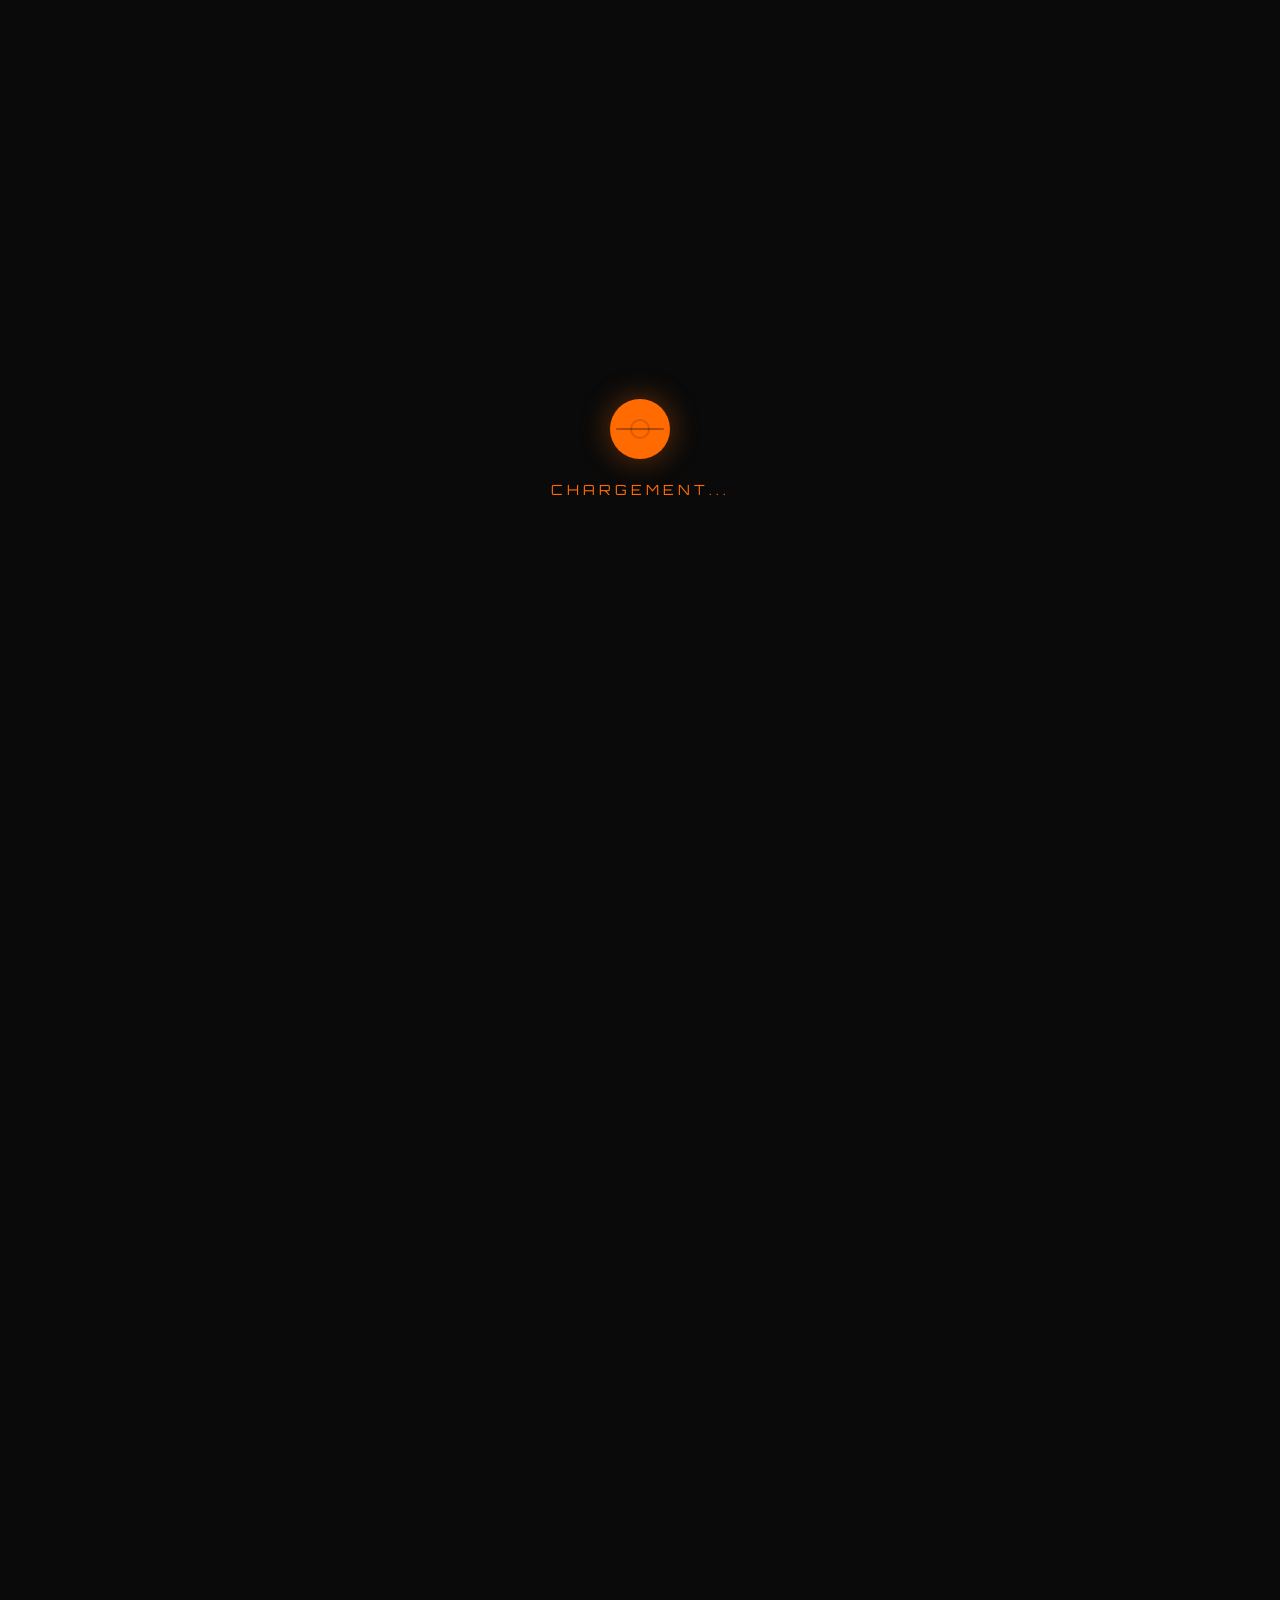
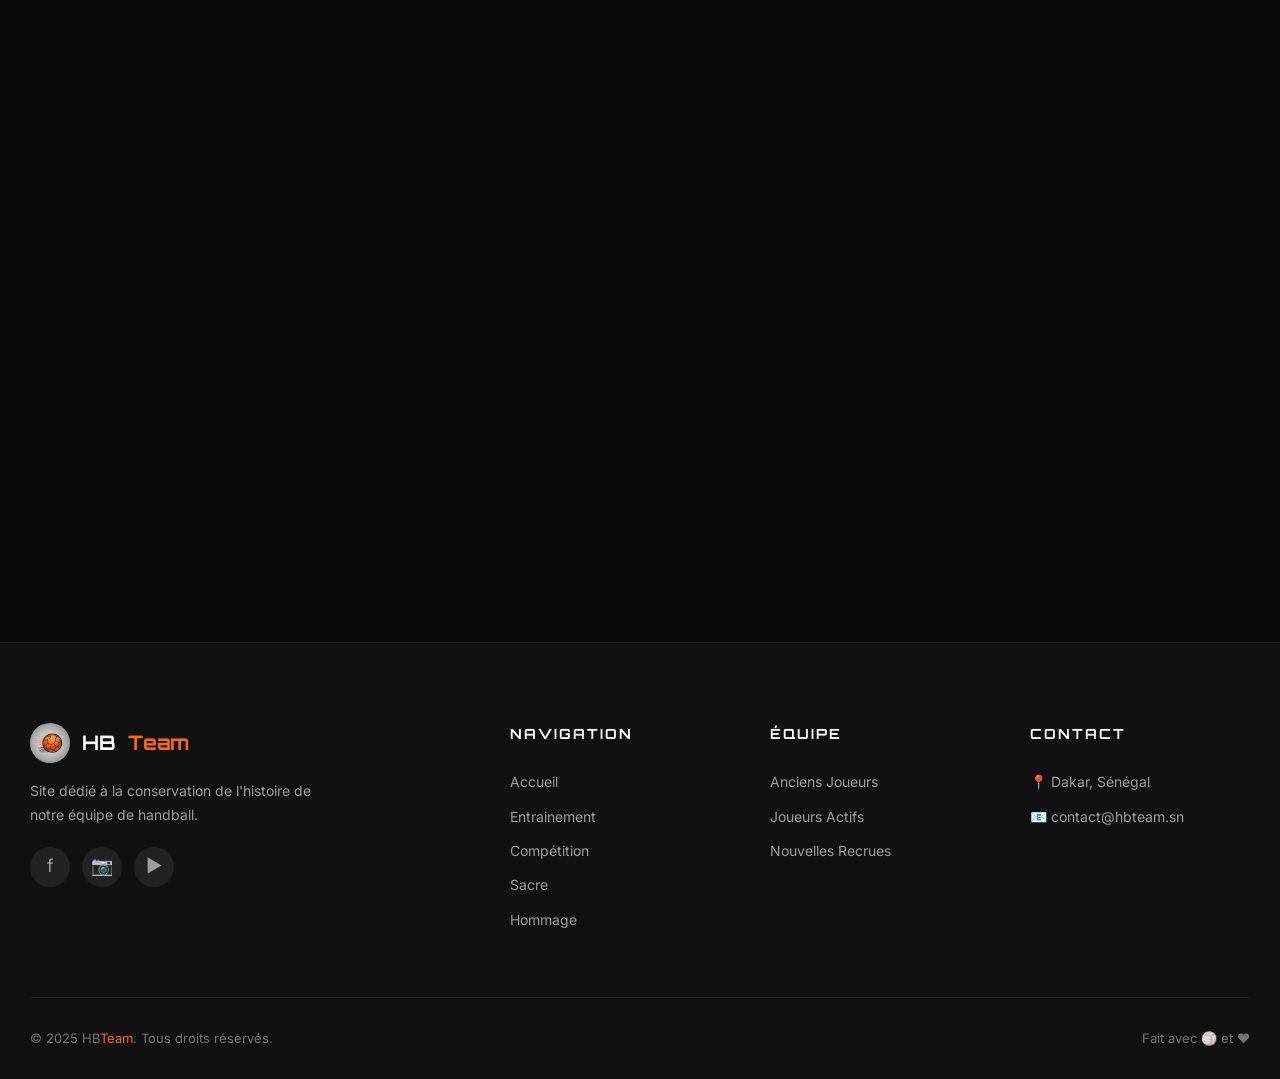
<file: equipe/actifs.html>
<!DOCTYPE html>
<html lang="fr" data-theme="dark">

<head>
  <meta charset="UTF-8">
  <meta name="viewport" content="width=device-width, initial-scale=1.0">
  <meta name="description" content="Joueurs actifs de l'équipe de handball - Effectif et statistiques">
  <title>Joueurs Actifs - HB Team</title>
  <link rel="stylesheet" href="../css/style.css">
  <link rel="icon" type="image/png" href="../assets/images/logo.png">
</head>

<body>

  <div id="loader">
    <div class="loader-ball"></div>
    <p class="loader-text">Chargement...</p>
  </div>
  <div class="toast-container"></div>

  <nav class="navbar">
    <div class="nav-container">
      <div class="nav-ball nav-ball-left"></div>
      <a href="../index.html" class="nav-logo">
        <img src="../assets/images/logo.png" alt="Logo">
        HB<span>Team</span>
      </a>
      <div class="nav-links">
        <a href="../index.html">Accueil</a>
        <a href="../entrainement.html">Entrainement</a>
        <a href="../competition.html">Compétition</a>
        <a href="actifs.html" class="active">Équipe</a>
        <a href="../sacre.html">Sacre</a>
        <a href="../hommage.html">Hommage</a>
      </div>
      <div class="nav-ball nav-ball-right"></div>
      <button class="burger" aria-label="Menu">
        <span></span><span></span><span></span>
      </button>
    </div>
  </nav>

  <div class="nav-mobile">
    <a href="../index.html">Accueil</a>
    <a href="../entrainement.html">Entrainement</a>
    <a href="../competition.html">Compétition</a>
    <a href="actifs.html">Équipe</a>
    <a href="../sacre.html">Sacre</a>
    <a href="../hommage.html">Hommage</a>
  </div>

  <button class="theme-toggle" aria-label="Changer le thème">
    <svg viewBox="0 0 24 24" fill="none" stroke="currentColor" stroke-width="2">
      <path d="M21 12.79A9 9 0 1 1 11.21 3 7 7 0 0 0 21 12.79z" />
    </svg>
  </button>

  <div class="page-header">
    <div class="page-header-hero">
      <img src="../assets/images/player-action.png" alt="Joueurs Actifs" class="page-header-bg">
      <div class="page-header-overlay"></div>
      <div class="page-header-content">
        <h1 class="page-header-title">⚡ Joueurs Actifs</h1>
        <p class="page-header-desc">L'effectif actuel de notre équipe pour la saison 2024-2025</p>
      </div>
    </div>
  </div>

  <div class="equipe-nav">
    <a href="anciens.html">Anciens</a>
    <a href="actifs.html" class="active">Actifs</a>
    <a href="nouveaux.html">Nouveaux</a>
  </div>

  <section class="section">
    <div class="container">
      <div class="section-header reveal">
        <span class="section-tag">Effectif</span>
        <h2 class="section-title">Notre <span>Équipe</span> Actuelle</h2>
        <p class="section-desc">Découvrez les joueurs qui défendent nos couleurs cette saison. Une équipe jeune,
          talentueuse et ambitieuse.</p>
      </div>

      <!-- Position Filters -->
      <div class="competition-filters reveal">
        <button class="filter-btn position-filter active" data-position="all">Tous</button>
        <button class="filter-btn position-filter" data-position="pivot">Pivots</button>
        <button class="filter-btn position-filter" data-position="demi-centre">Demi-centres</button>
        <button class="filter-btn position-filter" data-position="gardien">Gardiens</button>
        <button class="filter-btn position-filter" data-position="ailier">Ailiers</button>
        <button class="filter-btn position-filter" data-position="arriere">Arrières</button>
      </div>

      <div class="player-grid">
        <!-- Player 1 -->
        <div class="player-card reveal" data-position="pivot">
          <div class="player-card-img">
            <img src="../assets/images/player-action.png" alt="Ibrahim Touré">
            <span class="player-position">Pivot</span>
            <div class="player-number">07</div>
          </div>
          <div class="player-card-body">
            <h3 class="player-name">Mouhamed Niang</h3>
            <p class="player-role">Pivot - Leader</p>
            <div class="player-stats">
              <div class="player-stat">
                <div class="player-stat-value">234</div>
                <div class="player-stat-label">Buts</div>
              </div>
              <div class="player-stat">
                <div class="player-stat-value">98</div>
                <div class="player-stat-label">Matchs</div>
              </div>
              <div class="player-stat">
                <div class="player-stat-value">178</div>
                <div class="player-stat-label">Passes</div>
              </div>
            </div>
            <button class="btn btn-primary btn-sm mt-2" data-player="actif-1" style="width:100%;">Voir Plus</button>
          </div>
        </div>

        <!-- Player 2 -->
        <div class="player-card reveal delay-1" data-position="demi-centre">
          <div class="player-card-img">
            <img src="../assets/images/team-photo.png" alt="Karim Benzema">
            <span class="player-position">Demi-centre</span>
            <div class="player-number">10</div>
          </div>
          <div class="player-card-body">
            <h3 class="player-name">Aliou Thioye</h3>
            <p class="player-role">Demi-centre - Playmaker</p>
            <div class="player-stats">
              <div class="player-stat">
                <div class="player-stat-value">312</div>
                <div class="player-stat-label">Buts</div>
              </div>
              <div class="player-stat">
                <div class="player-stat-value">112</div>
                <div class="player-stat-label">Matchs</div>
              </div>
              <div class="player-stat">
                <div class="player-stat-value">456</div>
                <div class="player-stat-label">Passes</div>
              </div>
            </div>
            <button class="btn btn-primary btn-sm mt-2" data-player="actif-2" style="width:100%;">Voir Plus</button>
          </div>
        </div>

        <!-- Player 3 -->
        <div class="player-card reveal delay-2" data-position="gardien">
          <div class="player-card-img">
            <img src="../assets/images/celebration.png" alt="Aliou Diop">
            <span class="player-position">Gardien</span>
            <div class="player-number">01</div>
          </div>
          <div class="player-card-body">
            <h3 class="player-name">Mamadou Lamine Sonko</h3>
            <p class="player-role">Gardien - Titulaire</p>
            <div class="player-stats">
              <div class="player-stat">
                <div class="player-stat-value">3</div>
                <div class="player-stat-label">Buts</div>
              </div>
              <div class="player-stat">
                <div class="player-stat-value">87</div>
                <div class="player-stat-label">Matchs</div>
              </div>
              <div class="player-stat">
                <div class="player-stat-value">124</div>
                <div class="player-stat-label">Passes</div>
              </div>
            </div>
            <button class="btn btn-primary btn-sm mt-2" data-player="actif-3" style="width:100%;">Voir Plus</button>
          </div>
        </div>

        <!-- Player 4 -->
        <div class="player-card reveal delay-3" data-position="ailier">
          <div class="player-card-img">
            <img src="../assets/images/hero-banner.png" alt="Moussa Sow">
            <span class="player-position">Ailier gauche</span>
            <div class="player-number">11</div>
          </div>
          <div class="player-card-body">
            <h3 class="player-name">Baye Dame Ngom</h3>
            <p class="player-role">Ailier - Meilleur marqueur</p>
            <div class="player-stats">
              <div class="player-stat">
                <div class="player-stat-value">456</div>
                <div class="player-stat-label">Buts</div>
              </div>
              <div class="player-stat">
                <div class="player-stat-value">95</div>
                <div class="player-stat-label">Matchs</div>
              </div>
              <div class="player-stat">
                <div class="player-stat-value">198</div>
                <div class="player-stat-label">Passes</div>
              </div>
            </div>
            <button class="btn btn-primary btn-sm mt-2" data-player="actif-4" style="width:100%;">Voir Plus</button>
          </div>
        </div>

        <!-- Player 5 -->
        <div class="player-card reveal delay-4" data-position="ailier">
          <div class="player-card-img">
            <img src="../assets/images/training-hero.png" alt="Boubacar Fall">
            <span class="player-position">Ailier droit</span>
            <div class="player-number">14</div>
          </div>
          <div class="player-card-body">
            <h3 class="player-name">Abdou Magib Sy</h3>
            <p class="player-role">Ailier - Polyvalent</p>
            <div class="player-stats">
              <div class="player-stat">
                <div class="player-stat-value">287</div>
                <div class="player-stat-label">Buts</div>
              </div>
              <div class="player-stat">
                <div class="player-stat-value">103</div>
                <div class="player-stat-label">Matchs</div>
              </div>
              <div class="player-stat">
                <div class="player-stat-value">234</div>
                <div class="player-stat-label">Passes</div>
              </div>
            </div>
            <button class="btn btn-primary btn-sm mt-2" data-player="actif-5" style="width:100%;">Voir Plus</button>
          </div>
        </div>

        <!-- Player 6 -->
        <div class="player-card reveal delay-5" data-position="arriere">
          <div class="player-card-img">
            <img src="../assets/images/player-action.png" alt="Abdou Ndiaye">
            <span class="player-position">Arrière gauche</span>
            <div class="player-number">05</div>
          </div>
          <div class="player-card-body">
            <h3 class="player-name">Omar Ndiaye</h3>
            <p class="player-role">Arrière - Tireur d'élite</p>
            <div class="player-stats">
              <div class="player-stat">
                <div class="player-stat-value">389</div>
                <div class="player-stat-label">Buts</div>
              </div>
              <div class="player-stat">
                <div class="player-stat-value">108</div>
                <div class="player-stat-label">Matchs</div>
              </div>
              <div class="player-stat">
                <div class="player-stat-value">167</div>
                <div class="player-stat-label">Passes</div>
              </div>
            </div>
            <button class="btn btn-primary btn-sm mt-2" data-player="actif-6" style="width:100%;">Voir Plus</button>
          </div>
        </div>
      </div>
    </div>
  </section>

  <footer class="footer">
    <div class="container">
      <div class="footer-grid">
        <div class="footer-brand">
          <div class="footer-logo">
            <img src="../assets/images/logo.png" alt="Logo" width="40" height="40" style="border-radius:50%;">
            HB<span>Team</span>
          </div>
          <p class="footer-desc">Site dédié à la conservation de l'histoire de notre équipe de handball.</p>
          <div class="footer-socials">
            <a href="#" class="footer-social-link" aria-label="Facebook">f</a>
            <a href="#" class="footer-social-link" aria-label="Instagram">📷</a>
            <a href="#" class="footer-social-link" aria-label="YouTube">▶</a>
          </div>
        </div>
        <div>
          <h4 class="footer-title">Navigation</h4>
          <div class="footer-links">
            <a href="../index.html">Accueil</a>
            <a href="../entrainement.html">Entrainement</a>
            <a href="../competition.html">Compétition</a>
            <a href="../sacre.html">Sacre</a>
            <a href="../hommage.html">Hommage</a>
          </div>
        </div>
        <div>
          <h4 class="footer-title">Équipe</h4>
          <div class="footer-links">
            <a href="anciens.html">Anciens Joueurs</a>
            <a href="actifs.html">Joueurs Actifs</a>
            <a href="nouveaux.html">Nouvelles Recrues</a>
          </div>
        </div>
        <div>
          <h4 class="footer-title">Contact</h4>
          <div class="footer-links">
            <a href="#">📍 Dakar, Sénégal</a>
            <a href="#">📧 contact@hbteam.sn</a>
          </div>
        </div>
      </div>
      <div class="footer-bottom">
        <p class="footer-bottom-text">&copy; 2025 HB<span>Team</span>. Tous droits réservés.</p>
        <p class="footer-bottom-text">Fait avec 🏐 et ❤️</p>
      </div>
    </div>
  </footer>

  <script src="../js/api.js"></script>
  <script src="../js/script.js"></script>
</body>

</html>
</file>
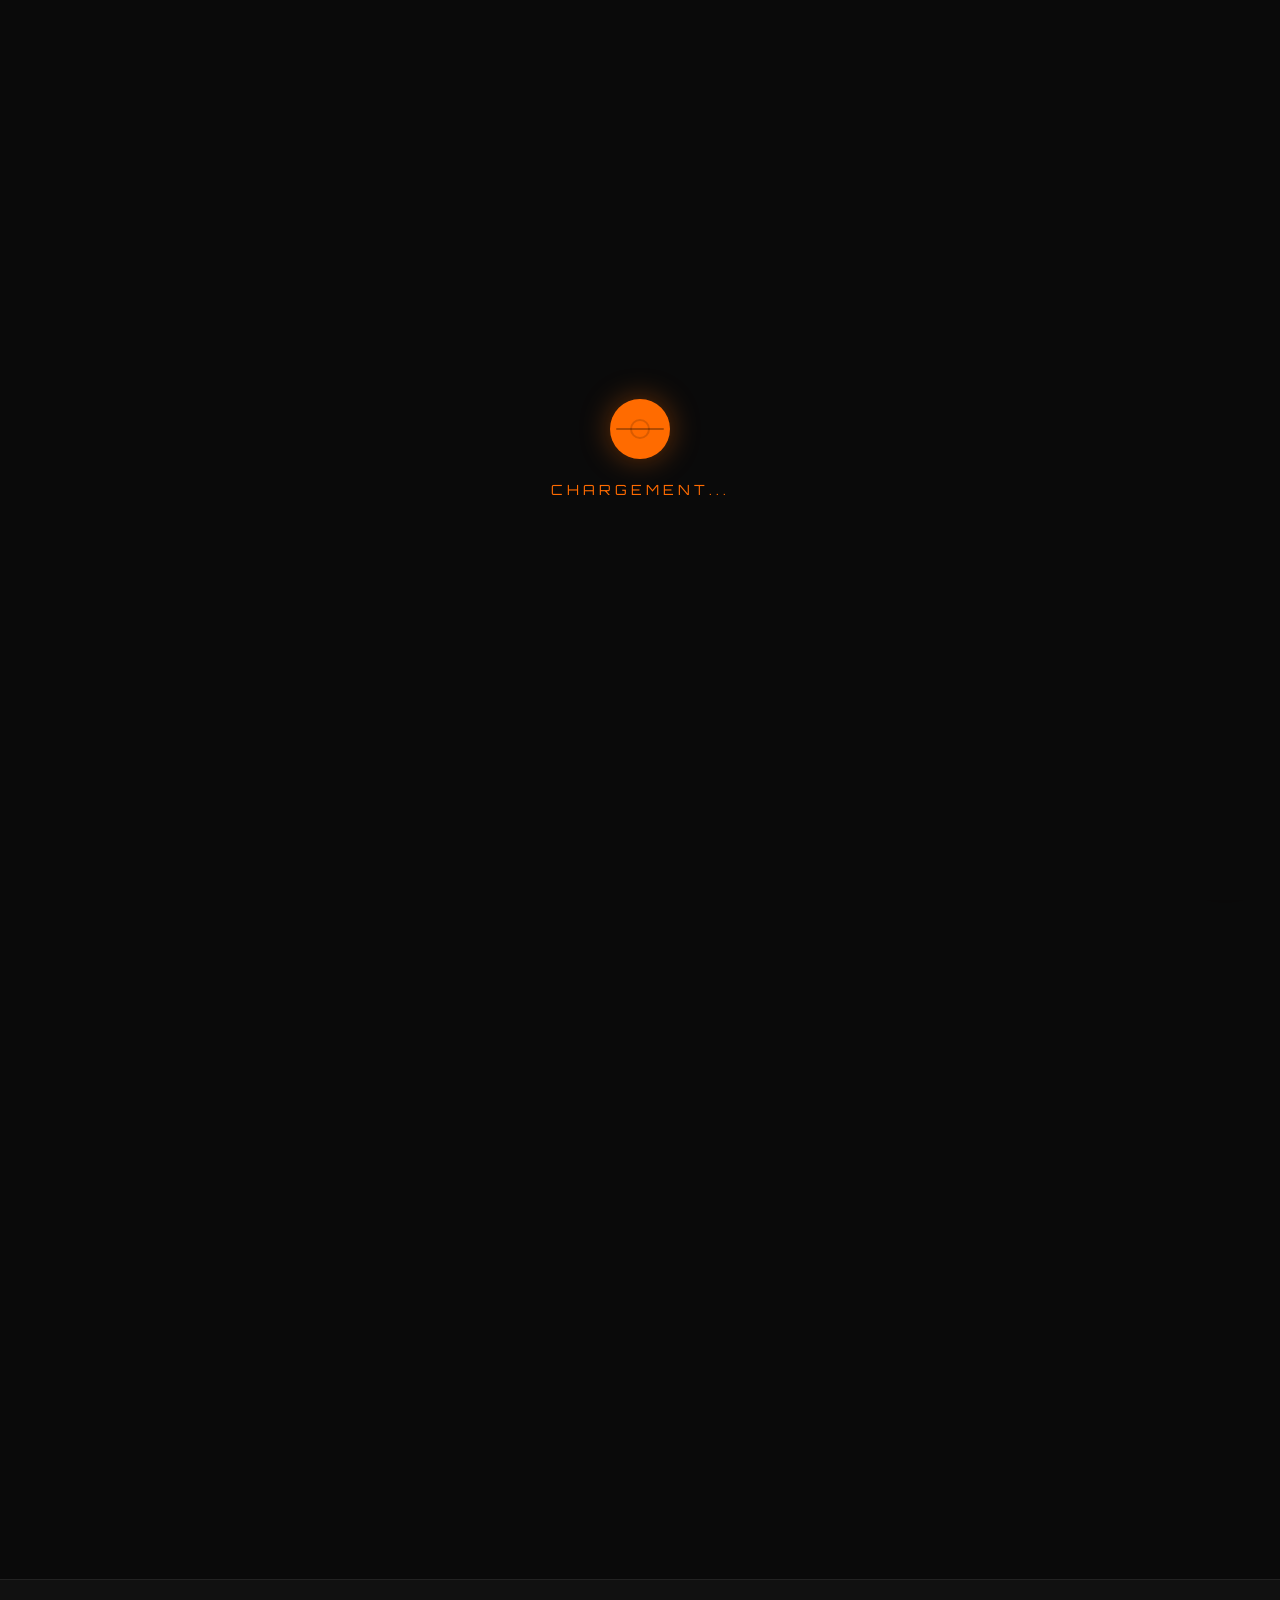
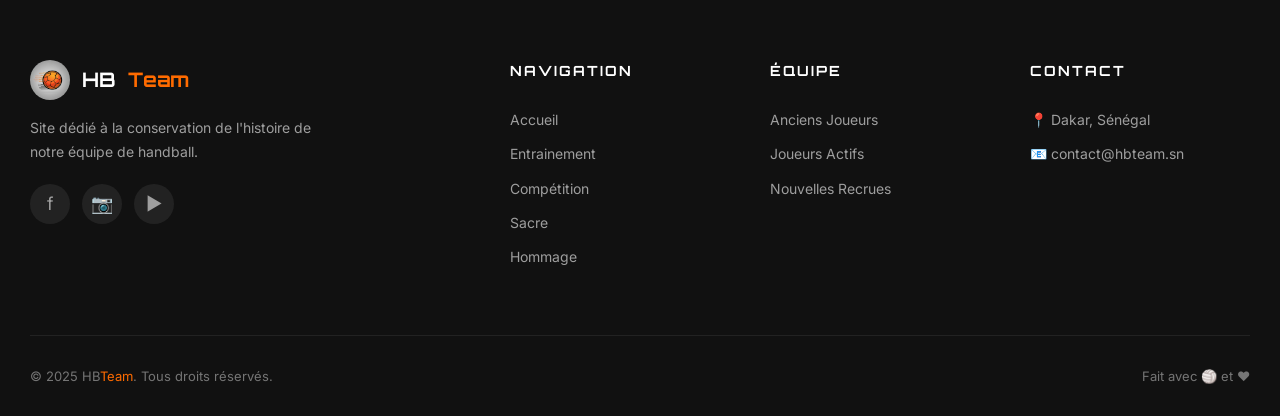
<file: equipe/anciens.html>
<!DOCTYPE html>
<html lang="fr" data-theme="dark">
<head>
  <meta charset="UTF-8">
  <meta name="viewport" content="width=device-width, initial-scale=1.0">
  <meta name="description" content="Anciens joueurs légendaires de l'équipe de handball - Histoire et palmarès">
  <title>Anciens Joueurs - HB Team</title>
  <link rel="stylesheet" href="../css/style.css">
  <link rel="icon" type="image/png" href="../assets/images/logo.png">
</head>
<body>

  <div id="loader">
    <div class="loader-ball"></div>
    <p class="loader-text">Chargement...</p>
  </div>
  <div class="toast-container"></div>

  <nav class="navbar">
    <div class="nav-container">
      <div class="nav-ball nav-ball-left"></div>
      <a href="../index.html" class="nav-logo">
        <img src="../assets/images/logo.png" alt="Logo">
        HB<span>Team</span>
      </a>
      <div class="nav-links">
        <a href="../index.html">Accueil</a>
        <a href="../entrainement.html">Entrainement</a>
        <a href="../competition.html">Compétition</a>
        <a href="actifs.html" class="active">Équipe</a>
        <a href="../sacre.html">Sacre</a>
        <a href="../hommage.html">Hommage</a>
      </div>
      <div class="nav-ball nav-ball-right"></div>
      <button class="burger" aria-label="Menu">
        <span></span><span></span><span></span>
      </button>
    </div>
  </nav>

  <div class="nav-mobile">
    <a href="../index.html">Accueil</a>
    <a href="../entrainement.html">Entrainement</a>
    <a href="../competition.html">Compétition</a>
    <a href="actifs.html">Équipe</a>
    <a href="../sacre.html">Sacre</a>
    <a href="../hommage.html">Hommage</a>
  </div>

  <button class="theme-toggle" aria-label="Changer le thème">
    <svg viewBox="0 0 24 24" fill="none" stroke="currentColor" stroke-width="2"><path d="M21 12.79A9 9 0 1 1 11.21 3 7 7 0 0 0 21 12.79z"/></svg>
  </button>

  <div class="page-header">
    <div class="page-header-hero">
      <img src="../assets/images/team-photo.png" alt="Anciens Joueurs" class="page-header-bg">
      <div class="page-header-overlay"></div>
      <div class="page-header-content">
        <h1 class="page-header-title">👥 Anciens Joueurs</h1>
        <p class="page-header-desc">Les légendes qui ont marqué l'histoire de notre équipe</p>
      </div>
    </div>
  </div>

  <!-- EQUIPE SUB NAV -->
  <div class="equipe-nav">
    <a href="anciens.html" class="active">Anciens</a>
    <a href="actifs.html">Actifs</a>
    <a href="nouveaux.html">Nouveaux</a>
  </div>

  <section class="section">
    <div class="container">
      <div class="section-header reveal">
        <span class="section-tag">Légendes</span>
        <h2 class="section-title">Nos <span>Anciens</span> Joueurs</h2>
        <p class="section-desc">Ces joueurs ont écrit les plus belles pages de l'histoire de notre club. Leur héritage perdure à travers chaque nouvelle génération.</p>
      </div>

      <div class="player-grid">
        <!-- Player 1 -->
        <div class="player-card reveal">
          <div class="player-card-img">
            <img src="../assets/images/player-action.png" alt="Mamadou Diallo">
            <span class="player-position">Pivot</span>
            <div class="player-number">07</div>
          </div>
          <div class="player-card-body">
            <h3 class="player-name">Mamadou Diallo</h3>
            <p class="player-role">Pivot - Légende (2005-2017)</p>
            <div class="player-stats">
              <div class="player-stat">
                <div class="player-stat-value">1247</div>
                <div class="player-stat-label">Buts</div>
              </div>
              <div class="player-stat">
                <div class="player-stat-value">312</div>
                <div class="player-stat-label">Matchs</div>
              </div>
              <div class="player-stat">
                <div class="player-stat-value">856</div>
                <div class="player-stat-label">Passes</div>
              </div>
            </div>
            <button class="btn btn-primary btn-sm mt-2" data-player="ancien-1" style="width:100%;">Voir Plus</button>
          </div>
        </div>

        <!-- Player 2 -->
        <div class="player-card reveal delay-1">
          <div class="player-card-img">
            <img src="../assets/images/team-photo.png" alt="Jean-Pierre Mbappé">
            <span class="player-position">Demi-centre</span>
            <div class="player-number">10</div>
          </div>
          <div class="player-card-body">
            <h3 class="player-name">Jean-Pierre Mbappé</h3>
            <p class="player-role">Capitaine (2003-2015)</p>
            <div class="player-stats">
              <div class="player-stat">
                <div class="player-stat-value">986</div>
                <div class="player-stat-label">Buts</div>
              </div>
              <div class="player-stat">
                <div class="player-stat-value">389</div>
                <div class="player-stat-label">Matchs</div>
              </div>
              <div class="player-stat">
                <div class="player-stat-value">1523</div>
                <div class="player-stat-label">Passes</div>
              </div>
            </div>
            <button class="btn btn-primary btn-sm mt-2" data-player="ancien-2" style="width:100%;">Voir Plus</button>
          </div>
        </div>

        <!-- Player 3 -->
        <div class="player-card reveal delay-2">
          <div class="player-card-img">
            <img src="../assets/images/celebration.png" alt="Omar Benali">
            <span class="player-position">Gardien</span>
            <div class="player-number">01</div>
          </div>
          <div class="player-card-body">
            <h3 class="player-name">Omar Benali</h3>
            <p class="player-role">"Le Mur" (2007-2018)</p>
            <div class="player-stats">
              <div class="player-stat">
                <div class="player-stat-value">12</div>
                <div class="player-stat-label">Buts</div>
              </div>
              <div class="player-stat">
                <div class="player-stat-value">298</div>
                <div class="player-stat-label">Matchs</div>
              </div>
              <div class="player-stat">
                <div class="player-stat-value">445</div>
                <div class="player-stat-label">Passes</div>
              </div>
            </div>
            <button class="btn btn-primary btn-sm mt-2" data-player="ancien-3" style="width:100%;">Voir Plus</button>
          </div>
        </div>

        <!-- Player 4 -->
        <div class="player-card reveal delay-3">
          <div class="player-card-img">
            <img src="../assets/images/hero-banner.png" alt="Seydou Konaté">
            <span class="player-position">Ailier droit</span>
            <div class="player-number">14</div>
          </div>
          <div class="player-card-body">
            <h3 class="player-name">Seydou Konaté</h3>
            <p class="player-role">Meilleur ailier (2008-2016)</p>
            <div class="player-stats">
              <div class="player-stat">
                <div class="player-stat-value">1456</div>
                <div class="player-stat-label">Buts</div>
              </div>
              <div class="player-stat">
                <div class="player-stat-value">278</div>
                <div class="player-stat-label">Matchs</div>
              </div>
              <div class="player-stat">
                <div class="player-stat-value">634</div>
                <div class="player-stat-label">Passes</div>
              </div>
            </div>
            <button class="btn btn-primary btn-sm mt-2" data-player="ancien-4" style="width:100%;">Voir Plus</button>
          </div>
        </div>
      </div>
    </div>
  </section>

  <footer class="footer">
    <div class="container">
      <div class="footer-grid">
        <div class="footer-brand">
          <div class="footer-logo">
            <img src="../assets/images/logo.png" alt="Logo" width="40" height="40" style="border-radius:50%;">
            HB<span>Team</span>
          </div>
          <p class="footer-desc">Site dédié à la conservation de l'histoire de notre équipe de handball.</p>
          <div class="footer-socials">
            <a href="#" class="footer-social-link" aria-label="Facebook">f</a>
            <a href="#" class="footer-social-link" aria-label="Instagram">📷</a>
            <a href="#" class="footer-social-link" aria-label="YouTube">▶</a>
          </div>
        </div>
        <div>
          <h4 class="footer-title">Navigation</h4>
          <div class="footer-links">
            <a href="../index.html">Accueil</a>
            <a href="../entrainement.html">Entrainement</a>
            <a href="../competition.html">Compétition</a>
            <a href="../sacre.html">Sacre</a>
            <a href="../hommage.html">Hommage</a>
          </div>
        </div>
        <div>
          <h4 class="footer-title">Équipe</h4>
          <div class="footer-links">
            <a href="anciens.html">Anciens Joueurs</a>
            <a href="actifs.html">Joueurs Actifs</a>
            <a href="nouveaux.html">Nouvelles Recrues</a>
          </div>
        </div>
        <div>
          <h4 class="footer-title">Contact</h4>
          <div class="footer-links">
            <a href="#">📍 Dakar, Sénégal</a>
            <a href="#">📧 contact@hbteam.sn</a>
          </div>
        </div>
      </div>
      <div class="footer-bottom">
        <p class="footer-bottom-text">&copy; 2025 HB<span>Team</span>. Tous droits réservés.</p>
        <p class="footer-bottom-text">Fait avec 🏐 et ❤️</p>
      </div>
    </div>
  </footer>

  <script src="../js/api.js"></script>
  <script src="../js/script.js"></script>
</body>
</html>
</file>
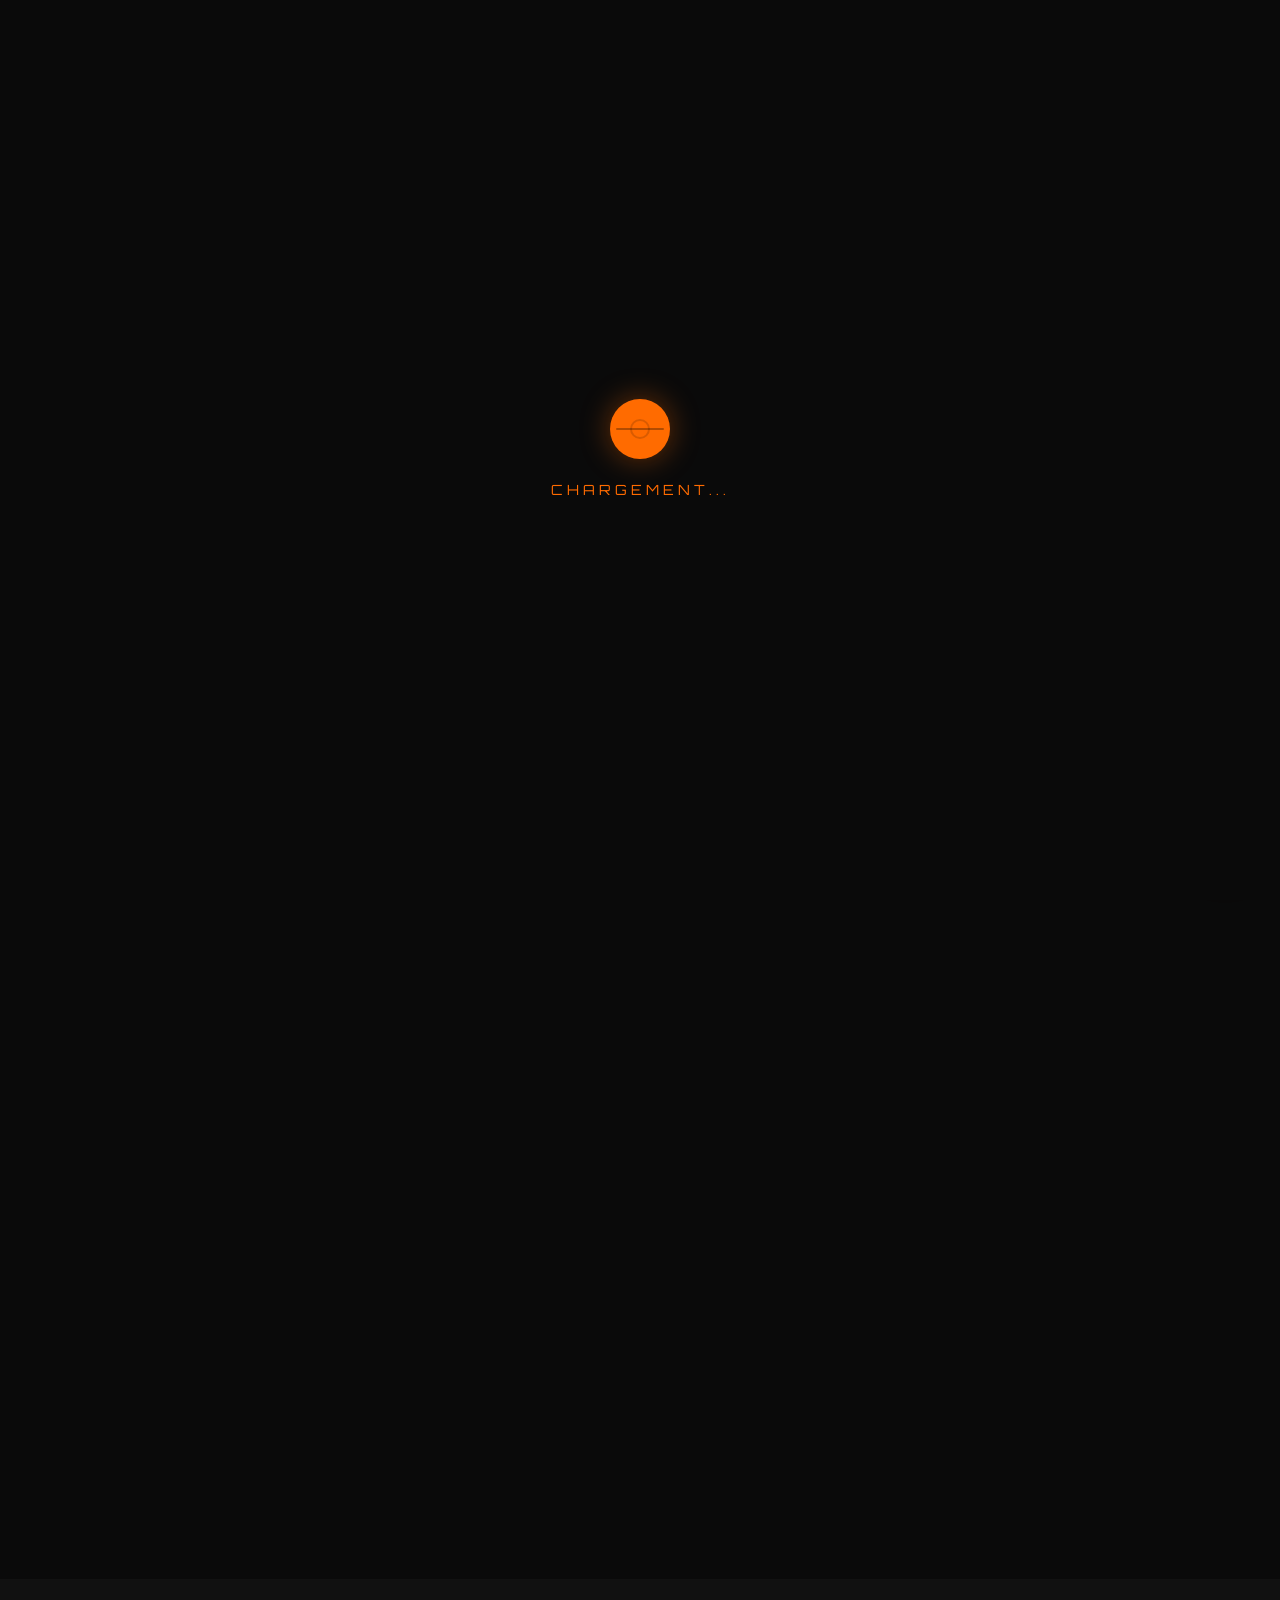
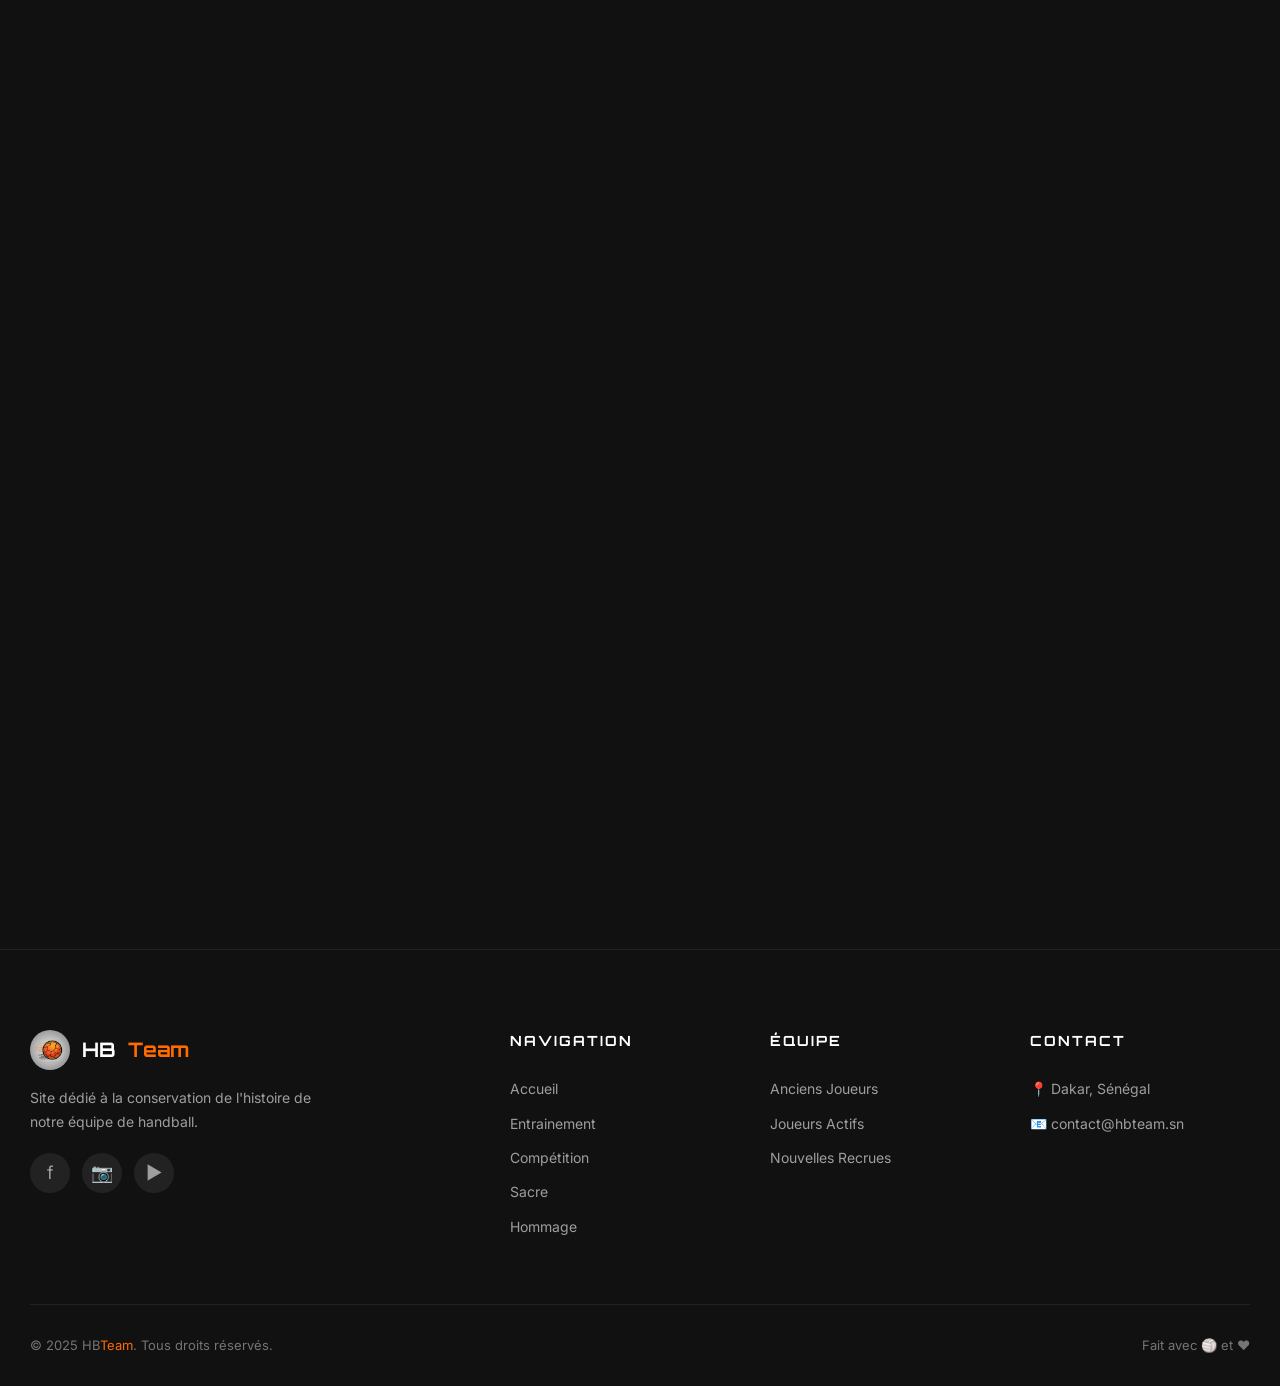
<file: equipe/nouveaux.html>
<!DOCTYPE html>
<html lang="fr" data-theme="dark">
<head>
  <meta charset="UTF-8">
  <meta name="viewport" content="width=device-width, initial-scale=1.0">
  <meta name="description" content="Nouvelles recrues de l'équipe de handball - Prochains talents">
  <title>Nouvelles Recrues - HB Team</title>
  <link rel="stylesheet" href="../css/style.css">
  <link rel="icon" type="image/png" href="../assets/images/logo.png">
</head>
<body>

  <div id="loader">
    <div class="loader-ball"></div>
    <p class="loader-text">Chargement...</p>
  </div>
  <div class="toast-container"></div>

  <nav class="navbar">
    <div class="nav-container">
      <div class="nav-ball nav-ball-left"></div>
      <a href="../index.html" class="nav-logo">
        <img src="../assets/images/logo.png" alt="Logo">
        HB<span>Team</span>
      </a>
      <div class="nav-links">
        <a href="../index.html">Accueil</a>
        <a href="../entrainement.html">Entrainement</a>
        <a href="../competition.html">Compétition</a>
        <a href="actifs.html" class="active">Équipe</a>
        <a href="../sacre.html">Sacre</a>
        <a href="../hommage.html">Hommage</a>
      </div>
      <div class="nav-ball nav-ball-right"></div>
      <button class="burger" aria-label="Menu">
        <span></span><span></span><span></span>
      </button>
    </div>
  </nav>

  <div class="nav-mobile">
    <a href="../index.html">Accueil</a>
    <a href="../entrainement.html">Entrainement</a>
    <a href="../competition.html">Compétition</a>
    <a href="actifs.html">Équipe</a>
    <a href="../sacre.html">Sacre</a>
    <a href="../hommage.html">Hommage</a>
  </div>

  <button class="theme-toggle" aria-label="Changer le thème">
    <svg viewBox="0 0 24 24" fill="none" stroke="currentColor" stroke-width="2"><path d="M21 12.79A9 9 0 1 1 11.21 3 7 7 0 0 0 21 12.79z"/></svg>
  </button>

  <div class="page-header">
    <div class="page-header-hero">
      <img src="../assets/images/training-hero.png" alt="Nouvelles Recrues" class="page-header-bg">
      <div class="page-header-overlay"></div>
      <div class="page-header-content">
        <h1 class="page-header-title">🌟 Nouvelles Recrues</h1>
        <p class="page-header-desc">Les talents de demain qui rejoignent notre famille</p>
      </div>
    </div>
  </div>

  <div class="equipe-nav">
    <a href="anciens.html">Anciens</a>
    <a href="actifs.html">Actifs</a>
    <a href="nouveaux.html" class="active">Nouveaux</a>
  </div>

  <section class="section">
    <div class="container">
      <div class="section-header reveal">
        <span class="section-tag">Recrutement 2025</span>
        <h2 class="section-title">Nos <span>Nouveaux</span> Talents</h2>
        <p class="section-desc">Trois nouvelles recrues viennent renforcer notre effectif pour cette saison. Des jeunes prometteurs avec un immense potentiel.</p>
      </div>

      <div class="player-grid">
        <!-- New Player 1 -->
        <div class="player-card reveal">
          <div class="player-card-img">
            <img src="../assets/images/training-hero.png" alt="Amadou Keita">
            <span class="player-position">Demi-centre</span>
            <span class="new-badge">NEW</span>
            <div class="player-number">08</div>
          </div>
          <div class="player-card-body">
            <h3 class="player-name">Amadou Keita</h3>
            <p class="player-role">Demi-centre - Pépite du centre</p>
            <div class="player-stats">
              <div class="player-stat">
                <div class="player-stat-value">45</div>
                <div class="player-stat-label">Buts</div>
              </div>
              <div class="player-stat">
                <div class="player-stat-value">12</div>
                <div class="player-stat-label">Matchs</div>
              </div>
              <div class="player-stat">
                <div class="player-stat-value">34</div>
                <div class="player-stat-label">Passes</div>
              </div>
            </div>
            <button class="btn btn-primary btn-sm mt-2" data-player="nouveau-1" style="width:100%;">Voir Plus</button>
          </div>
        </div>

        <!-- New Player 2 -->
        <div class="player-card reveal delay-1">
          <div class="player-card-img">
            <img src="../assets/images/celebration.png" alt="Ismail Traoré">
            <span class="player-position">Gardien</span>
            <span class="new-badge">NEW</span>
            <div class="player-number">12</div>
          </div>
          <div class="player-card-body">
            <h3 class="player-name">Ismail Traoré</h3>
            <p class="player-role">Gardien - Grand espoir</p>
            <div class="player-stats">
              <div class="player-stat">
                <div class="player-stat-value">0</div>
                <div class="player-stat-label">Buts</div>
              </div>
              <div class="player-stat">
                <div class="player-stat-value">8</div>
                <div class="player-stat-label">Matchs</div>
              </div>
              <div class="player-stat">
                <div class="player-stat-value">12</div>
                <div class="player-stat-label">Passes</div>
              </div>
            </div>
            <button class="btn btn-primary btn-sm mt-2" data-player="nouveau-2" style="width:100%;">Voir Plus</button>
          </div>
        </div>

        <!-- New Player 3 -->
        <div class="player-card reveal delay-2">
          <div class="player-card-img">
            <img src="../assets/images/player-action.png" alt="Cheikh Sy">
            <span class="player-position">Ailier droit</span>
            <span class="new-badge">NEW</span>
            <div class="player-number">15</div>
          </div>
          <div class="player-card-body">
            <h3 class="player-name">Cheikh Sy</h3>
            <p class="player-role">Ailier - Champion jeunes</p>
            <div class="player-stats">
              <div class="player-stat">
                <div class="player-stat-value">28</div>
                <div class="player-stat-label">Buts</div>
              </div>
              <div class="player-stat">
                <div class="player-stat-value">15</div>
                <div class="player-stat-label">Matchs</div>
              </div>
              <div class="player-stat">
                <div class="player-stat-value">18</div>
                <div class="player-stat-label">Passes</div>
              </div>
            </div>
            <button class="btn btn-primary btn-sm mt-2" data-player="nouveau-3" style="width:100%;">Voir Plus</button>
          </div>
        </div>
      </div>
    </div>
  </section>

  <!-- INTRO VIDEO -->
  <section class="video-section" style="background: var(--bg-secondary);">
    <div class="container">
      <div class="section-header reveal">
        <span class="section-tag">Présentation</span>
        <h2 class="section-title">Vidéo <span>d'Introduction</span></h2>
        <p class="section-desc">Découvrez nos nouvelles recrues en action</p>
      </div>
      <div class="video-player-container reveal">
        <div class="video-placeholder">
          <div class="video-play-btn">
            <svg viewBox="0 0 24 24"><polygon points="5,3 19,12 5,21"/></svg>
          </div>
          <p style="color: var(--text-muted); font-family: var(--font-subheading); font-size: 16px;">Vidéo de présentation des recrues 2025</p>
        </div>
      </div>
    </div>
  </section>

  <footer class="footer">
    <div class="container">
      <div class="footer-grid">
        <div class="footer-brand">
          <div class="footer-logo">
            <img src="../assets/images/logo.png" alt="Logo" width="40" height="40" style="border-radius:50%;">
            HB<span>Team</span>
          </div>
          <p class="footer-desc">Site dédié à la conservation de l'histoire de notre équipe de handball.</p>
          <div class="footer-socials">
            <a href="#" class="footer-social-link" aria-label="Facebook">f</a>
            <a href="#" class="footer-social-link" aria-label="Instagram">📷</a>
            <a href="#" class="footer-social-link" aria-label="YouTube">▶</a>
          </div>
        </div>
        <div>
          <h4 class="footer-title">Navigation</h4>
          <div class="footer-links">
            <a href="../index.html">Accueil</a>
            <a href="../entrainement.html">Entrainement</a>
            <a href="../competition.html">Compétition</a>
            <a href="../sacre.html">Sacre</a>
            <a href="../hommage.html">Hommage</a>
          </div>
        </div>
        <div>
          <h4 class="footer-title">Équipe</h4>
          <div class="footer-links">
            <a href="anciens.html">Anciens Joueurs</a>
            <a href="actifs.html">Joueurs Actifs</a>
            <a href="nouveaux.html">Nouvelles Recrues</a>
          </div>
        </div>
        <div>
          <h4 class="footer-title">Contact</h4>
          <div class="footer-links">
            <a href="#">📍 Dakar, Sénégal</a>
            <a href="#">📧 contact@hbteam.sn</a>
          </div>
        </div>
      </div>
      <div class="footer-bottom">
        <p class="footer-bottom-text">&copy; 2025 HB<span>Team</span>. Tous droits réservés.</p>
        <p class="footer-bottom-text">Fait avec 🏐 et ❤️</p>
      </div>
    </div>
  </footer>

  <script src="../js/api.js"></script>
  <script src="../js/script.js"></script>
</body>
</html>
</file>
<file: css/style.css>
/* ============================================
   🏐 HANDBALL TEAM - Modern Sports Website
   Inspired by Nike / ESPN / UEFA
   ============================================ */

/* === IMPORTS & VARIABLES === */
@import url('https://fonts.googleapis.com/css2?family=Orbitron:wght@400;500;600;700;800;900&family=Rajdhani:wght@300;400;500;600;700&family=Inter:wght@300;400;500;600;700;800;900&display=swap');

:root {
  /* Primary Colors */
  --orange: #FF6B00;
  --orange-light: #FF8C33;
  --orange-dark: #E05500;
  --orange-glow: rgba(255, 107, 0, 0.4);
  
  /* Dark Colors */
  --black: #0A0A0A;
  --dark: #111111;
  --dark-secondary: #1A1A1A;
  --dark-tertiary: #222222;
  --dark-card: #1E1E1E;
  
  /* Blue */
  --blue: #003366;
  --blue-dark: #002244;
  --blue-light: #004488;
  
  /* Neutral */
  --white: #FFFFFF;
  --gray-100: #F5F5F5;
  --gray-200: #E0E0E0;
  --gray-300: #BDBDBD;
  --gray-400: #9E9E9E;
  --gray-500: #757575;
  --gray-600: #616161;
  --gray-700: #424242;
  --gray-800: #303030;
  --gray-900: #212121;
  
  /* Accent */
  --success: #00C853;
  --danger: #FF1744;
  --warning: #FFD600;
  --info: #00B0FF;
  
  /* Typography */
  --font-heading: 'Orbitron', sans-serif;
  --font-subheading: 'Rajdhani', sans-serif;
  --font-body: 'Inter', sans-serif;
  
  /* Spacing */
  --nav-height: 80px;
  --section-padding: 100px 0;
  --container-width: 1300px;
  
  /* Transitions */
  --transition-fast: 0.2s ease;
  --transition-normal: 0.3s ease;
  --transition-slow: 0.5s ease;
  --transition-bounce: 0.4s cubic-bezier(0.68, -0.55, 0.265, 1.55);
  
  /* Shadows */
  --shadow-sm: 0 2px 8px rgba(0,0,0,0.15);
  --shadow-md: 0 4px 20px rgba(0,0,0,0.25);
  --shadow-lg: 0 8px 40px rgba(0,0,0,0.35);
  --shadow-xl: 0 16px 60px rgba(0,0,0,0.45);
  --shadow-orange: 0 4px 30px rgba(255, 107, 0, 0.3);
  --shadow-glow: 0 0 40px rgba(255, 107, 0, 0.2);
  
  /* Border Radius */
  --radius-sm: 6px;
  --radius-md: 12px;
  --radius-lg: 20px;
  --radius-xl: 30px;
  --radius-full: 50%;
}

/* === DARK MODE === */
[data-theme="dark"] {
  --bg-primary: var(--black);
  --bg-secondary: var(--dark);
  --bg-card: var(--dark-card);
  --bg-card-hover: var(--dark-tertiary);
  --text-primary: var(--white);
  --text-secondary: var(--gray-300);
  --text-muted: var(--gray-500);
  --border-color: var(--dark-tertiary);
  --nav-bg: rgba(10, 10, 10, 0.95);
}

[data-theme="light"] {
  --bg-primary: var(--white);
  --bg-secondary: var(--gray-100);
  --bg-card: var(--white);
  --bg-card-hover: var(--gray-100);
  --text-primary: var(--black);
  --text-secondary: var(--gray-600);
  --text-muted: var(--gray-400);
  --border-color: var(--gray-200);
  --nav-bg: rgba(255, 255, 255, 0.95);
}

/* === RESET & BASE === */
*, *::before, *::after {
  margin: 0;
  padding: 0;
  box-sizing: border-box;
}

html {
  scroll-behavior: smooth;
  font-size: 16px;
  overflow-x: hidden;
}

body {
  font-family: var(--font-body);
  background-color: var(--bg-primary);
  color: var(--text-primary);
  line-height: 1.6;
  overflow-x: hidden;
  transition: background-color var(--transition-normal), color var(--transition-normal);
}

a {
  text-decoration: none;
  color: inherit;
  transition: var(--transition-normal);
}

img {
  max-width: 100%;
  height: auto;
  display: block;
}

ul, ol {
  list-style: none;
}

button {
  cursor: pointer;
  border: none;
  outline: none;
  font-family: var(--font-body);
  transition: var(--transition-normal);
}

/* === LOADER === */
#loader {
  position: fixed;
  top: 0;
  left: 0;
  width: 100%;
  height: 100%;
  background: var(--black);
  display: flex;
  flex-direction: column;
  align-items: center;
  justify-content: center;
  z-index: 10000;
  transition: opacity 0.6s ease, visibility 0.6s ease;
}

#loader.hidden {
  opacity: 0;
  visibility: hidden;
}

.loader-ball {
  width: 60px;
  height: 60px;
  background: var(--orange);
  border-radius: 50%;
  position: relative;
  animation: loaderBounce 1.2s infinite ease-in-out;
  box-shadow: 0 0 30px var(--orange-glow);
}

.loader-ball::before {
  content: '';
  position: absolute;
  top: 50%;
  left: 50%;
  transform: translate(-50%, -50%);
  width: 80%;
  height: 2px;
  background: rgba(0,0,0,0.3);
  border-radius: 2px;
}

.loader-ball::after {
  content: '';
  position: absolute;
  top: 50%;
  left: 50%;
  transform: translate(-50%, -50%);
  width: 20px;
  height: 20px;
  border: 2px solid rgba(0,0,0,0.15);
  border-radius: 50%;
}

.loader-text {
  margin-top: 20px;
  font-family: var(--font-heading);
  font-size: 14px;
  letter-spacing: 4px;
  text-transform: uppercase;
  color: var(--orange);
  animation: loaderPulse 1.5s infinite ease-in-out;
}

@keyframes loaderBounce {
  0%, 100% { transform: translateY(0) scale(1); }
  50% { transform: translateY(-30px) scale(0.95); }
}

@keyframes loaderPulse {
  0%, 100% { opacity: 0.4; }
  50% { opacity: 1; }
}

/* === TOAST NOTIFICATIONS === */
.toast-container {
  position: fixed;
  top: 100px;
  right: 20px;
  z-index: 9999;
  display: flex;
  flex-direction: column;
  gap: 10px;
}

.toast {
  background: var(--dark-card);
  color: var(--white);
  padding: 16px 24px;
  border-radius: var(--radius-md);
  box-shadow: var(--shadow-lg);
  border-left: 4px solid var(--orange);
  display: flex;
  align-items: center;
  gap: 12px;
  animation: toastSlideIn 0.4s ease-out;
  min-width: 300px;
  max-width: 450px;
  font-size: 14px;
}

.toast.success { border-left-color: var(--success); }
.toast.error { border-left-color: var(--danger); }
.toast.info { border-left-color: var(--info); }

.toast-close {
  margin-left: auto;
  background: none;
  color: var(--gray-400);
  font-size: 18px;
  padding: 0 4px;
}

.toast.removing {
  animation: toastSlideOut 0.3s ease-in forwards;
}

@keyframes toastSlideIn {
  from { transform: translateX(120%); opacity: 0; }
  to { transform: translateX(0); opacity: 1; }
}

@keyframes toastSlideOut {
  from { transform: translateX(0); opacity: 1; }
  to { transform: translateX(120%); opacity: 0; }
}

/* === THEME TOGGLE === */
.theme-toggle {
  position: fixed;
  bottom: 30px;
  right: 30px;
  width: 50px;
  height: 50px;
  border-radius: var(--radius-full);
  background: var(--orange);
  color: var(--white);
  font-size: 20px;
  display: flex;
  align-items: center;
  justify-content: center;
  box-shadow: var(--shadow-orange);
  z-index: 999;
  transition: var(--transition-normal);
}

.theme-toggle:hover {
  transform: scale(1.1) rotate(20deg);
  box-shadow: 0 6px 40px rgba(255, 107, 0, 0.5);
}

.theme-toggle svg {
  width: 24px;
  height: 24px;
  transition: var(--transition-normal);
}

/* === NAVBAR === */
.navbar {
  position: fixed;
  top: 0;
  left: 0;
  width: 100%;
  height: var(--nav-height);
  background: var(--nav-bg);
  backdrop-filter: blur(20px);
  -webkit-backdrop-filter: blur(20px);
  z-index: 1000;
  border-bottom: 1px solid var(--border-color);
  transition: all var(--transition-normal);
}

.navbar.scrolled {
  height: 65px;
  box-shadow: var(--shadow-md);
}

.nav-container {
  max-width: var(--container-width);
  margin: 0 auto;
  padding: 0 30px;
  height: 100%;
  display: flex;
  align-items: center;
  justify-content: space-between;
  position: relative;
}

/* Handball balls in navbar */
.nav-ball {
  width: 36px;
  height: 36px;
  min-width: 36px;
  background: radial-gradient(circle at 35% 35%, var(--orange-light), var(--orange), var(--orange-dark));
  border-radius: 50%;
  position: relative;
  box-shadow: inset -3px -3px 6px rgba(0,0,0,0.3), 0 2px 10px var(--orange-glow);
  animation: ballFloat 3s ease-in-out infinite;
}

.nav-ball::before {
  content: '';
  position: absolute;
  top: 50%;
  left: 50%;
  transform: translate(-50%, -50%);
  width: 85%;
  height: 2px;
  background: rgba(0,0,0,0.25);
  border-radius: 2px;
}

.nav-ball::after {
  content: '';
  position: absolute;
  top: 50%;
  left: 50%;
  transform: translate(-50%, -50%);
  width: 16px;
  height: 16px;
  border: 2px solid rgba(0,0,0,0.12);
  border-radius: 50%;
}

.nav-ball-left {
  animation-delay: 0s;
}

.nav-ball-right {
  animation-delay: 1.5s;
}

@keyframes ballFloat {
  0%, 100% { transform: translateY(0) rotate(0deg); }
  25% { transform: translateY(-4px) rotate(10deg); }
  75% { transform: translateY(2px) rotate(-5deg); }
}

/* Nav Logo */
.nav-logo {
  display: flex;
  align-items: center;
  gap: 12px;
  font-family: var(--font-heading);
  font-size: 18px;
  font-weight: 700;
  letter-spacing: 2px;
  text-transform: uppercase;
  color: var(--text-primary);
}

.nav-logo span {
  color: var(--orange);
}

.nav-logo img {
  width: 40px;
  height: 40px;
  border-radius: var(--radius-full);
}

/* Nav Links */
.nav-links {
  display: flex;
  align-items: center;
  gap: 8px;
}

.nav-links a {
  font-family: var(--font-subheading);
  font-size: 15px;
  font-weight: 600;
  text-transform: uppercase;
  letter-spacing: 1.5px;
  padding: 8px 16px;
  border-radius: var(--radius-sm);
  color: var(--text-secondary);
  position: relative;
  overflow: hidden;
}

.nav-links a::after {
  content: '';
  position: absolute;
  bottom: 4px;
  left: 16px;
  right: 16px;
  height: 2px;
  background: var(--orange);
  transform: scaleX(0);
  transition: transform var(--transition-normal);
  border-radius: 2px;
}

.nav-links a:hover,
.nav-links a.active {
  color: var(--orange);
}

.nav-links a:hover::after,
.nav-links a.active::after {
  transform: scaleX(1);
}

/* Burger Menu */
.burger {
  display: none;
  flex-direction: column;
  gap: 6px;
  padding: 8px;
  background: none;
  z-index: 1001;
}

.burger span {
  display: block;
  width: 28px;
  height: 2px;
  background: var(--text-primary);
  border-radius: 2px;
  transition: var(--transition-normal);
}

.burger.active span:nth-child(1) {
  transform: rotate(45deg) translate(5px, 6px);
}

.burger.active span:nth-child(2) {
  opacity: 0;
  transform: translateX(10px);
}

.burger.active span:nth-child(3) {
  transform: rotate(-45deg) translate(5px, -6px);
}

/* Mobile Nav */
.nav-mobile {
  display: none;
  position: fixed;
  top: 0;
  left: 0;
  width: 100%;
  height: 100vh;
  background: var(--dark);
  z-index: 999;
  flex-direction: column;
  align-items: center;
  justify-content: center;
  gap: 20px;
  opacity: 0;
  visibility: hidden;
  transition: all var(--transition-normal);
}

.nav-mobile.active {
  opacity: 1;
  visibility: visible;
}

.nav-mobile a {
  font-family: var(--font-heading);
  font-size: 22px;
  font-weight: 600;
  letter-spacing: 3px;
  text-transform: uppercase;
  color: var(--white);
  padding: 12px 30px;
  border-radius: var(--radius-md);
  transition: var(--transition-normal);
}

.nav-mobile a:hover {
  color: var(--orange);
  background: rgba(255, 107, 0, 0.1);
}

/* === CONTAINER === */
.container {
  max-width: var(--container-width);
  margin: 0 auto;
  padding: 0 30px;
}

/* === HERO SECTION === */
.hero {
  position: relative;
  height: 100vh;
  min-height: 700px;
  display: flex;
  align-items: center;
  justify-content: center;
  overflow: hidden;
  background: var(--black);
}

.hero-bg {
  position: absolute;
  top: 0;
  left: 0;
  width: 100%;
  height: 100%;
  object-fit: cover;
  opacity: 0.5;
  transform: scale(1.05);
  animation: heroZoom 20s ease-in-out infinite alternate;
}

@keyframes heroZoom {
  from { transform: scale(1.05); }
  to { transform: scale(1.15); }
}

.hero-overlay {
  position: absolute;
  top: 0;
  left: 0;
  width: 100%;
  height: 100%;
  background: linear-gradient(
    180deg,
    rgba(0,0,0,0.7) 0%,
    rgba(0,0,0,0.3) 40%,
    rgba(0,0,0,0.6) 100%
  );
}

.hero-content {
  position: relative;
  text-align: center;
  z-index: 2;
  padding: 0 20px;
  max-width: 900px;
}

.hero-badge {
  display: inline-block;
  font-family: var(--font-subheading);
  font-size: 14px;
  font-weight: 600;
  letter-spacing: 4px;
  text-transform: uppercase;
  color: var(--orange);
  margin-bottom: 20px;
  padding: 8px 24px;
  border: 1px solid var(--orange);
  border-radius: var(--radius-xl);
  animation: fadeInUp 0.8s ease-out 0.2s both;
}

.hero-title {
  font-family: var(--font-heading);
  font-size: clamp(36px, 7vw, 80px);
  font-weight: 900;
  line-height: 1.1;
  color: var(--white);
  margin-bottom: 20px;
  animation: fadeInUp 0.8s ease-out 0.4s both;
}

.hero-title span {
  color: var(--orange);
  display: block;
}

.hero-subtitle {
  font-family: var(--font-subheading);
  font-size: clamp(16px, 2.5vw, 22px);
  font-weight: 400;
  color: var(--gray-300);
  margin-bottom: 40px;
  max-width: 600px;
  margin-left: auto;
  margin-right: auto;
  animation: fadeInUp 0.8s ease-out 0.6s both;
}

.hero-buttons {
  display: flex;
  gap: 16px;
  justify-content: center;
  flex-wrap: wrap;
  animation: fadeInUp 0.8s ease-out 0.8s both;
}

.hero-scroll {
  position: absolute;
  bottom: 40px;
  left: 50%;
  transform: translateX(-50%);
  display: flex;
  flex-direction: column;
  align-items: center;
  gap: 8px;
  color: var(--gray-400);
  font-size: 12px;
  letter-spacing: 2px;
  text-transform: uppercase;
  animation: scrollBounce 2s infinite;
}

.hero-scroll-line {
  width: 1px;
  height: 40px;
  background: linear-gradient(to bottom, var(--orange), transparent);
}

@keyframes scrollBounce {
  0%, 100% { transform: translateX(-50%) translateY(0); }
  50% { transform: translateX(-50%) translateY(10px); }
}

/* === BUTTONS === */
.btn {
  display: inline-flex;
  align-items: center;
  justify-content: center;
  gap: 10px;
  font-family: var(--font-subheading);
  font-size: 15px;
  font-weight: 600;
  letter-spacing: 1.5px;
  text-transform: uppercase;
  padding: 14px 32px;
  border-radius: var(--radius-md);
  position: relative;
  overflow: hidden;
  transition: var(--transition-normal);
}

.btn-primary {
  background: var(--orange);
  color: var(--white);
  box-shadow: var(--shadow-orange);
}

.btn-primary:hover {
  background: var(--orange-light);
  transform: translateY(-3px);
  box-shadow: 0 8px 40px rgba(255, 107, 0, 0.5);
}

.btn-outline {
  background: transparent;
  color: var(--white);
  border: 2px solid var(--white);
}

.btn-outline:hover {
  background: var(--white);
  color: var(--black);
  transform: translateY(-3px);
}

.btn-dark {
  background: var(--dark-secondary);
  color: var(--white);
  border: 1px solid var(--border-color);
}

.btn-dark:hover {
  background: var(--orange);
  border-color: var(--orange);
  transform: translateY(-3px);
}

.btn-sm {
  padding: 10px 20px;
  font-size: 13px;
}

.btn-icon {
  width: 20px;
  height: 20px;
}

/* === SECTION STYLES === */
.section {
  padding: var(--section-padding);
  position: relative;
}

.section-header {
  text-align: center;
  margin-bottom: 60px;
}

.section-tag {
  display: inline-block;
  font-family: var(--font-subheading);
  font-size: 13px;
  font-weight: 600;
  letter-spacing: 4px;
  text-transform: uppercase;
  color: var(--orange);
  margin-bottom: 16px;
}

.section-title {
  font-family: var(--font-heading);
  font-size: clamp(28px, 4vw, 48px);
  font-weight: 800;
  color: var(--text-primary);
  margin-bottom: 16px;
  line-height: 1.2;
}

.section-title span {
  color: var(--orange);
}

.section-desc {
  font-size: 17px;
  color: var(--text-secondary);
  max-width: 600px;
  margin: 0 auto;
  line-height: 1.7;
}

/* === CARDS === */
.card {
  background: var(--bg-card);
  border-radius: var(--radius-lg);
  overflow: hidden;
  border: 1px solid var(--border-color);
  transition: var(--transition-normal);
}

.card:hover {
  transform: translateY(-8px);
  box-shadow: var(--shadow-lg);
  border-color: var(--orange);
}

.card-img {
  position: relative;
  overflow: hidden;
  height: 250px;
}

.card-img img {
  width: 100%;
  height: 100%;
  object-fit: cover;
  transition: transform var(--transition-slow);
}

.card:hover .card-img img {
  transform: scale(1.08);
}

.card-badge {
  position: absolute;
  top: 16px;
  right: 16px;
  padding: 6px 14px;
  border-radius: var(--radius-xl);
  font-family: var(--font-subheading);
  font-size: 12px;
  font-weight: 700;
  letter-spacing: 1px;
  text-transform: uppercase;
}

.badge-new {
  background: var(--success);
  color: var(--white);
}

.badge-win {
  background: var(--success);
  color: var(--white);
}

.badge-loss {
  background: var(--danger);
  color: var(--white);
}

.badge-live {
  background: var(--danger);
  color: var(--white);
  animation: livePulse 2s infinite;
}

@keyframes livePulse {
  0%, 100% { box-shadow: 0 0 0 0 rgba(255, 23, 68, 0.5); }
  50% { box-shadow: 0 0 0 8px rgba(255, 23, 68, 0); }
}

.card-body {
  padding: 24px;
}

.card-title {
  font-family: var(--font-heading);
  font-size: 18px;
  font-weight: 700;
  margin-bottom: 8px;
  color: var(--text-primary);
}

.card-text {
  font-size: 14px;
  color: var(--text-secondary);
  line-height: 1.6;
  margin-bottom: 16px;
}

.card-meta {
  display: flex;
  align-items: center;
  gap: 16px;
  font-size: 13px;
  color: var(--text-muted);
  font-family: var(--font-subheading);
}

.card-meta-item {
  display: flex;
  align-items: center;
  gap: 6px;
}

/* Card Grid */
.card-grid {
  display: grid;
  grid-template-columns: repeat(auto-fill, minmax(320px, 1fr));
  gap: 30px;
}

.card-grid-3 {
  grid-template-columns: repeat(3, 1fr);
}

/* === PLAYER CARD === */
.player-card {
  background: var(--bg-card);
  border-radius: var(--radius-lg);
  overflow: hidden;
  border: 1px solid var(--border-color);
  transition: var(--transition-normal);
  position: relative;
}

.player-card:hover {
  transform: translateY(-10px);
  box-shadow: var(--shadow-lg);
}

.player-card-img {
  position: relative;
  height: 280px;
  overflow: hidden;
  background: linear-gradient(135deg, var(--dark-secondary), var(--dark-tertiary));
}

.player-card-img img {
  width: 100%;
  height: 100%;
  object-fit: cover;
  transition: transform var(--transition-slow);
}

.player-card:hover .player-card-img img {
  transform: scale(1.05);
}

.player-number {
  position: absolute;
  bottom: -20px;
  right: 20px;
  font-family: var(--font-heading);
  font-size: 72px;
  font-weight: 900;
  color: var(--orange);
  opacity: 0.15;
  line-height: 1;
}

.player-position {
  position: absolute;
  top: 16px;
  left: 16px;
  padding: 5px 12px;
  border-radius: var(--radius-sm);
  background: var(--orange);
  color: var(--white);
  font-family: var(--font-subheading);
  font-size: 12px;
  font-weight: 700;
  letter-spacing: 1px;
  text-transform: uppercase;
}

.player-card-body {
  padding: 24px;
  text-align: center;
}

.player-name {
  font-family: var(--font-heading);
  font-size: 18px;
  font-weight: 700;
  margin-bottom: 4px;
  color: var(--text-primary);
}

.player-role {
  font-size: 14px;
  color: var(--orange);
  font-family: var(--font-subheading);
  font-weight: 500;
  margin-bottom: 16px;
}

.player-stats {
  display: flex;
  justify-content: center;
  gap: 24px;
  padding-top: 16px;
  border-top: 1px solid var(--border-color);
}

.player-stat {
  text-align: center;
}

.player-stat-value {
  font-family: var(--font-heading);
  font-size: 20px;
  font-weight: 800;
  color: var(--orange);
}

.player-stat-label {
  font-size: 11px;
  color: var(--text-muted);
  text-transform: uppercase;
  letter-spacing: 1px;
}

/* Player Grid */
.player-grid {
  display: grid;
  grid-template-columns: repeat(auto-fill, minmax(280px, 1fr));
  gap: 30px;
}

/* Player Detail Modal */
.player-modal-overlay {
  position: fixed;
  top: 0;
  left: 0;
  width: 100%;
  height: 100%;
  background: rgba(0,0,0,0.8);
  backdrop-filter: blur(10px);
  z-index: 5000;
  display: flex;
  align-items: center;
  justify-content: center;
  padding: 20px;
  opacity: 0;
  visibility: hidden;
  transition: all var(--transition-normal);
}

.player-modal-overlay.active {
  opacity: 1;
  visibility: visible;
}

.player-modal {
  background: var(--bg-card);
  border-radius: var(--radius-lg);
  max-width: 700px;
  width: 100%;
  max-height: 85vh;
  overflow-y: auto;
  transform: scale(0.9) translateY(20px);
  transition: all var(--transition-normal);
  border: 1px solid var(--border-color);
}

.player-modal-overlay.active .player-modal {
  transform: scale(1) translateY(0);
}

.player-modal-header {
  position: relative;
  height: 300px;
  overflow: hidden;
}

.player-modal-header img {
  width: 100%;
  height: 100%;
  object-fit: cover;
}

.player-modal-close {
  position: absolute;
  top: 16px;
  right: 16px;
  width: 40px;
  height: 40px;
  border-radius: var(--radius-full);
  background: rgba(0,0,0,0.6);
  color: var(--white);
  font-size: 20px;
  display: flex;
  align-items: center;
  justify-content: center;
}

.player-modal-body {
  padding: 30px;
}

.player-modal-name {
  font-family: var(--font-heading);
  font-size: 28px;
  font-weight: 800;
  margin-bottom: 8px;
}

.player-modal-role {
  font-size: 16px;
  color: var(--orange);
  font-family: var(--font-subheading);
  margin-bottom: 24px;
}

.player-modal-bio {
  font-size: 15px;
  color: var(--text-secondary);
  line-height: 1.8;
  margin-bottom: 24px;
}

.player-modal-stats-grid {
  display: grid;
  grid-template-columns: repeat(3, 1fr);
  gap: 16px;
  margin-bottom: 24px;
}

.stat-box {
  text-align: center;
  padding: 16px;
  background: var(--bg-secondary);
  border-radius: var(--radius-md);
}

.stat-box-value {
  font-family: var(--font-heading);
  font-size: 28px;
  font-weight: 800;
  color: var(--orange);
}

.stat-box-label {
  font-size: 12px;
  color: var(--text-muted);
  text-transform: uppercase;
  letter-spacing: 1px;
  margin-top: 4px;
}

.player-modal-gallery {
  margin-top: 24px;
}

.player-modal-gallery h4 {
  font-family: var(--font-heading);
  font-size: 16px;
  margin-bottom: 16px;
  color: var(--text-primary);
}

.gallery-grid {
  display: grid;
  grid-template-columns: repeat(3, 1fr);
  gap: 12px;
}

.gallery-grid img {
  width: 100%;
  height: 120px;
  object-fit: cover;
  border-radius: var(--radius-sm);
  transition: var(--transition-normal);
  cursor: pointer;
}

.gallery-grid img:hover {
  transform: scale(1.05);
  box-shadow: var(--shadow-md);
}

/* === STATS SECTION === */
.stats-section {
  background: var(--bg-secondary);
  padding: 80px 0;
}

.stats-grid {
  display: grid;
  grid-template-columns: repeat(4, 1fr);
  gap: 30px;
}

.stat-card {
  text-align: center;
  padding: 30px 20px;
  background: var(--bg-card);
  border-radius: var(--radius-lg);
  border: 1px solid var(--border-color);
  transition: var(--transition-normal);
}

.stat-card:hover {
  transform: translateY(-5px);
  border-color: var(--orange);
  box-shadow: var(--shadow-orange);
}

.stat-icon {
  width: 50px;
  height: 50px;
  margin: 0 auto 16px;
  background: rgba(255, 107, 0, 0.1);
  border-radius: var(--radius-md);
  display: flex;
  align-items: center;
  justify-content: center;
  font-size: 24px;
}

.stat-number {
  font-family: var(--font-heading);
  font-size: 42px;
  font-weight: 900;
  color: var(--orange);
  margin-bottom: 8px;
}

.stat-label {
  font-family: var(--font-subheading);
  font-size: 14px;
  color: var(--text-secondary);
  text-transform: uppercase;
  letter-spacing: 2px;
}

/* === VIDEO SECTION === */
.video-section {
  padding: var(--section-padding);
}

.video-player-container {
  position: relative;
  width: 100%;
  max-width: 900px;
  margin: 0 auto 60px;
  border-radius: var(--radius-lg);
  overflow: hidden;
  box-shadow: var(--shadow-xl);
  border: 2px solid var(--border-color);
  aspect-ratio: 16/9;
  background: var(--dark);
}

.video-player-container iframe {
  width: 100%;
  height: 100%;
  border: none;
}

.video-player-container video {
  width: 100%;
  height: 100%;
  object-fit: cover;
}

.video-placeholder {
  width: 100%;
  height: 100%;
  display: flex;
  flex-direction: column;
  align-items: center;
  justify-content: center;
  background: linear-gradient(135deg, var(--dark-secondary), var(--dark-tertiary));
  color: var(--text-secondary);
}

.video-play-btn {
  width: 80px;
  height: 80px;
  border-radius: var(--radius-full);
  background: var(--orange);
  display: flex;
  align-items: center;
  justify-content: center;
  margin-bottom: 16px;
  box-shadow: var(--shadow-orange);
  transition: var(--transition-normal);
  cursor: pointer;
}

.video-play-btn:hover {
  transform: scale(1.1);
  box-shadow: 0 8px 40px rgba(255, 107, 0, 0.6);
}

.video-play-btn svg {
  width: 32px;
  height: 32px;
  fill: var(--white);
  margin-left: 4px;
}

.video-gallery {
  display: grid;
  grid-template-columns: repeat(auto-fill, minmax(300px, 1fr));
  gap: 24px;
}

.video-card {
  background: var(--bg-card);
  border-radius: var(--radius-md);
  overflow: hidden;
  border: 1px solid var(--border-color);
  transition: var(--transition-normal);
  cursor: pointer;
}

.video-card:hover {
  transform: translateY(-5px);
  box-shadow: var(--shadow-md);
  border-color: var(--orange);
}

.video-card-thumb {
  position: relative;
  aspect-ratio: 16/9;
  overflow: hidden;
  background: var(--dark-secondary);
}

.video-card-thumb img {
  width: 100%;
  height: 100%;
  object-fit: cover;
}

.video-card-thumb .play-overlay {
  position: absolute;
  top: 50%;
  left: 50%;
  transform: translate(-50%, -50%);
  width: 50px;
  height: 50px;
  border-radius: var(--radius-full);
  background: rgba(255, 107, 0, 0.9);
  display: flex;
  align-items: center;
  justify-content: center;
  opacity: 0;
  transition: var(--transition-normal);
}

.video-card:hover .play-overlay {
  opacity: 1;
}

.video-card-thumb .play-overlay svg {
  width: 20px;
  height: 20px;
  fill: var(--white);
  margin-left: 3px;
}

.video-card-thumb .duration {
  position: absolute;
  bottom: 8px;
  right: 8px;
  padding: 3px 8px;
  background: rgba(0,0,0,0.8);
  color: var(--white);
  font-size: 12px;
  border-radius: var(--radius-sm);
  font-family: var(--font-subheading);
}

.video-card-body {
  padding: 16px;
}

.video-card-title {
  font-family: var(--font-subheading);
  font-size: 15px;
  font-weight: 600;
  color: var(--text-primary);
  margin-bottom: 4px;
}

.video-card-meta {
  font-size: 13px;
  color: var(--text-muted);
}

/* === COMPETITION === */
.competition-filters {
  display: flex;
  justify-content: center;
  gap: 12px;
  margin-bottom: 40px;
  flex-wrap: wrap;
}

.filter-btn {
  padding: 10px 24px;
  border-radius: var(--radius-xl);
  font-family: var(--font-subheading);
  font-size: 14px;
  font-weight: 600;
  letter-spacing: 1px;
  text-transform: uppercase;
  background: var(--bg-card);
  color: var(--text-secondary);
  border: 1px solid var(--border-color);
  transition: var(--transition-normal);
}

.filter-btn:hover,
.filter-btn.active {
  background: var(--orange);
  color: var(--white);
  border-color: var(--orange);
  box-shadow: var(--shadow-orange);
}

.competition-list {
  display: flex;
  flex-direction: column;
  gap: 20px;
}

.match-card {
  display: grid;
  grid-template-columns: 1fr auto 1fr;
  align-items: center;
  gap: 20px;
  padding: 24px 30px;
  background: var(--bg-card);
  border-radius: var(--radius-lg);
  border: 1px solid var(--border-color);
  transition: var(--transition-normal);
}

.match-card:hover {
  border-color: var(--orange);
  box-shadow: var(--shadow-md);
  transform: translateX(5px);
}

.match-team {
  display: flex;
  align-items: center;
  gap: 16px;
}

.match-team.away {
  flex-direction: row-reverse;
  text-align: right;
}

.match-team-logo {
  width: 50px;
  height: 50px;
  border-radius: var(--radius-full);
  background: var(--dark-tertiary);
  display: flex;
  align-items: center;
  justify-content: center;
  font-size: 20px;
  flex-shrink: 0;
}

.match-team-name {
  font-family: var(--font-subheading);
  font-size: 18px;
  font-weight: 700;
  color: var(--text-primary);
}

.match-team-sub {
  font-size: 13px;
  color: var(--text-muted);
}

.match-score {
  text-align: center;
  min-width: 100px;
}

.match-score-display {
  display: flex;
  align-items: center;
  justify-content: center;
  gap: 8px;
  font-family: var(--font-heading);
  font-size: 32px;
  font-weight: 900;
}

.match-score-display .score-win {
  color: var(--success);
}

.match-score-display .score-loss {
  color: var(--danger);
}

.match-date {
  font-size: 12px;
  color: var(--text-muted);
  text-align: center;
  margin-top: 4px;
}

.match-status {
  display: inline-block;
  padding: 4px 10px;
  border-radius: var(--radius-xl);
  font-size: 11px;
  font-weight: 600;
  text-transform: uppercase;
  letter-spacing: 1px;
}

.match-status.upcoming {
  background: rgba(0, 176, 255, 0.15);
  color: var(--info);
}

.match-status.finished {
  background: rgba(0, 200, 83, 0.15);
  color: var(--success);
}

.match-status.live {
  background: rgba(255, 23, 68, 0.15);
  color: var(--danger);
  animation: livePulse 2s infinite;
}

/* === TIMELINE === */
.timeline {
  position: relative;
  padding: 40px 0;
}

.timeline::before {
  content: '';
  position: absolute;
  top: 0;
  left: 50%;
  transform: translateX(-50%);
  width: 3px;
  height: 100%;
  background: linear-gradient(to bottom, var(--orange), var(--blue), var(--orange));
  border-radius: 3px;
}

.timeline-item {
  display: flex;
  align-items: flex-start;
  margin-bottom: 60px;
  position: relative;
}

.timeline-item:nth-child(odd) {
  flex-direction: row-reverse;
}

.timeline-dot {
  position: absolute;
  left: 50%;
  transform: translateX(-50%);
  width: 20px;
  height: 20px;
  border-radius: var(--radius-full);
  background: var(--orange);
  border: 4px solid var(--bg-primary);
  box-shadow: 0 0 20px var(--orange-glow);
  z-index: 2;
}

.timeline-content {
  width: 45%;
  padding: 30px;
  background: var(--bg-card);
  border-radius: var(--radius-lg);
  border: 1px solid var(--border-color);
  transition: var(--transition-normal);
}

.timeline-content:hover {
  transform: translateY(-5px);
  box-shadow: var(--shadow-lg);
  border-color: var(--orange);
}

.timeline-year {
  font-family: var(--font-heading);
  font-size: 14px;
  font-weight: 700;
  color: var(--orange);
  letter-spacing: 2px;
  margin-bottom: 8px;
}

.timeline-title {
  font-family: var(--font-heading);
  font-size: 20px;
  font-weight: 700;
  color: var(--text-primary);
  margin-bottom: 12px;
}

.timeline-desc {
  font-size: 14px;
  color: var(--text-secondary);
  line-height: 1.7;
  margin-bottom: 16px;
}

.timeline-img {
  width: 100%;
  height: 200px;
  object-fit: cover;
  border-radius: var(--radius-md);
  margin-top: 16px;
}

/* === HOMMAGE === */
.hommage-section {
  background: linear-gradient(180deg, var(--black) 0%, var(--dark) 100%);
  min-height: 100vh;
  padding-top: calc(var(--nav-height) + 40px);
}

.hommage-hero {
  position: relative;
  height: 50vh;
  overflow: hidden;
  display: flex;
  align-items: center;
  justify-content: center;
  text-align: center;
}

.hommage-hero-bg {
  position: absolute;
  top: 0;
  left: 0;
  width: 100%;
  height: 100%;
  object-fit: cover;
  opacity: 0.3;
}

.hommage-hero-overlay {
  position: absolute;
  top: 0;
  left: 0;
  width: 100%;
  height: 100%;
  background: linear-gradient(180deg, rgba(0,0,0,0.8), rgba(0,0,0,0.5));
}

.hommage-title {
  position: relative;
  font-family: var(--font-heading);
  font-size: clamp(32px, 5vw, 56px);
  font-weight: 900;
  color: var(--white);
  margin-bottom: 12px;
}

.hommage-subtitle {
  position: relative;
  font-size: 18px;
  color: var(--gray-400);
  font-style: italic;
}

.hommage-gallery {
  padding: 80px 0;
}

.hommage-card {
  background: rgba(255,255,255,0.03);
  border-radius: var(--radius-lg);
  overflow: hidden;
  border: 1px solid rgba(255,255,255,0.08);
  transition: var(--transition-slow);
  animation: hommageFadeIn 1s ease-out both;
}

.hommage-card:hover {
  transform: translateY(-5px);
  border-color: var(--orange);
  box-shadow: 0 8px 40px rgba(255, 107, 0, 0.15);
}

@keyframes hommageFadeIn {
  from { opacity: 0; transform: translateY(30px); }
  to { opacity: 1; transform: translateY(0); }
}

.hommage-card-img {
  position: relative;
  height: 300px;
  overflow: hidden;
}

.hommage-card-img img {
  width: 100%;
  height: 100%;
  object-fit: cover;
  transition: transform var(--transition-slow);
  filter: grayscale(30%);
}

.hommage-card:hover .hommage-card-img img {
  transform: scale(1.05);
  filter: grayscale(0%);
}

.hommage-card-body {
  padding: 24px;
}

.hommage-card-name {
  font-family: var(--font-heading);
  font-size: 20px;
  font-weight: 700;
  color: var(--white);
  margin-bottom: 12px;
}

.hommage-card-message {
  font-size: 15px;
  color: var(--gray-400);
  line-height: 1.7;
  font-style: italic;
}

/* === PAGE HEADER === */
.page-header {
  padding-top: calc(var(--nav-height) + 40px);
  position: relative;
  overflow: hidden;
}

.page-header-hero {
  position: relative;
  height: 400px;
  display: flex;
  align-items: center;
  justify-content: center;
  text-align: center;
  overflow: hidden;
}

.page-header-bg {
  position: absolute;
  top: 0;
  left: 0;
  width: 100%;
  height: 100%;
  object-fit: cover;
  opacity: 0.35;
}

.page-header-overlay {
  position: absolute;
  top: 0;
  left: 0;
  width: 100%;
  height: 100%;
  background: linear-gradient(180deg, rgba(0,0,0,0.7), var(--bg-primary));
}

.page-header-content {
  position: relative;
  z-index: 2;
}

.page-header-title {
  font-family: var(--font-heading);
  font-size: clamp(32px, 5vw, 52px);
  font-weight: 900;
  color: var(--white);
  margin-bottom: 12px;
}

.page-header-desc {
  font-size: 17px;
  color: var(--gray-300);
  max-width: 500px;
  margin: 0 auto;
}

/* === EQUIPE SUB NAV === */
.equipe-nav {
  display: flex;
  justify-content: center;
  gap: 8px;
  padding: 30px 0;
  background: var(--bg-secondary);
  border-bottom: 1px solid var(--border-color);
}

.equipe-nav a {
  padding: 10px 24px;
  border-radius: var(--radius-xl);
  font-family: var(--font-subheading);
  font-size: 14px;
  font-weight: 600;
  letter-spacing: 1px;
  text-transform: uppercase;
  color: var(--text-secondary);
  transition: var(--transition-normal);
}

.equipe-nav a:hover,
.equipe-nav a.active {
  background: var(--orange);
  color: var(--white);
}

/* === NEW PLAYER BADGE === */
.new-badge {
  position: absolute;
  top: 16px;
  right: 16px;
  padding: 5px 14px;
  border-radius: var(--radius-xl);
  background: linear-gradient(135deg, var(--success), #00E676);
  color: var(--white);
  font-family: var(--font-subheading);
  font-size: 12px;
  font-weight: 700;
  letter-spacing: 2px;
  text-transform: uppercase;
  animation: newBadgePulse 2s infinite;
  box-shadow: 0 4px 15px rgba(0, 200, 83, 0.4);
}

@keyframes newBadgePulse {
  0%, 100% { transform: scale(1); }
  50% { transform: scale(1.05); }
}

/* === COUNTER ANIMATION === */
.counter-section {
  padding: 80px 0;
  background: linear-gradient(135deg, var(--orange-dark), var(--orange));
  position: relative;
  overflow: hidden;
}

.counter-section::before {
  content: '';
  position: absolute;
  top: -50%;
  right: -10%;
  width: 400px;
  height: 400px;
  border-radius: var(--radius-full);
  background: rgba(255,255,255,0.08);
}

.counter-section::after {
  content: '';
  position: absolute;
  bottom: -30%;
  left: -5%;
  width: 300px;
  height: 300px;
  border-radius: var(--radius-full);
  background: rgba(255,255,255,0.05);
}

.counter-grid {
  display: grid;
  grid-template-columns: repeat(4, 1fr);
  gap: 30px;
  position: relative;
  z-index: 2;
}

.counter-item {
  text-align: center;
  color: var(--white);
}

.counter-number {
  font-family: var(--font-heading);
  font-size: 52px;
  font-weight: 900;
  line-height: 1;
  margin-bottom: 8px;
}

.counter-label {
  font-family: var(--font-subheading);
  font-size: 14px;
  letter-spacing: 2px;
  text-transform: uppercase;
  opacity: 0.85;
}

/* === GALLERY === */
.gallery-masonry {
  columns: 3;
  column-gap: 20px;
}

.gallery-item {
  break-inside: avoid;
  margin-bottom: 20px;
  border-radius: var(--radius-md);
  overflow: hidden;
  position: relative;
  cursor: pointer;
  transition: var(--transition-normal);
}

.gallery-item:hover {
  transform: scale(1.02);
}

.gallery-item img {
  width: 100%;
  display: block;
  transition: var(--transition-slow);
}

.gallery-item:hover img {
  filter: brightness(0.8);
}

.gallery-item-overlay {
  position: absolute;
  bottom: 0;
  left: 0;
  right: 0;
  padding: 20px;
  background: linear-gradient(transparent, rgba(0,0,0,0.8));
  opacity: 0;
  transition: var(--transition-normal);
}

.gallery-item:hover .gallery-item-overlay {
  opacity: 1;
}

/* === IMAGE MODAL === */
.image-modal-overlay {
  position: fixed;
  top: 0;
  left: 0;
  width: 100%;
  height: 100%;
  background: rgba(0,0,0,0.9);
  z-index: 6000;
  display: flex;
  align-items: center;
  justify-content: center;
  opacity: 0;
  visibility: hidden;
  transition: all var(--transition-normal);
  cursor: pointer;
}

.image-modal-overlay.active {
  opacity: 1;
  visibility: visible;
}

.image-modal-overlay img {
  max-width: 90%;
  max-height: 90vh;
  object-fit: contain;
  border-radius: var(--radius-md);
  transform: scale(0.9);
  transition: all var(--transition-normal);
}

.image-modal-overlay.active img {
  transform: scale(1);
}

.image-modal-close {
  position: absolute;
  top: 20px;
  right: 30px;
  font-size: 36px;
  color: var(--white);
  cursor: pointer;
  width: 50px;
  height: 50px;
  display: flex;
  align-items: center;
  justify-content: center;
  background: rgba(255,255,255,0.1);
  border-radius: var(--radius-full);
}

/* === UPLOAD SECTION === */
.upload-section {
  padding: 60px 0;
}

.upload-zone {
  border: 2px dashed var(--border-color);
  border-radius: var(--radius-lg);
  padding: 60px 40px;
  text-align: center;
  transition: var(--transition-normal);
  cursor: pointer;
  background: var(--bg-card);
}

.upload-zone:hover,
.upload-zone.dragover {
  border-color: var(--orange);
  background: rgba(255, 107, 0, 0.05);
}

.upload-zone-icon {
  font-size: 48px;
  margin-bottom: 16px;
}

.upload-zone-text {
  font-family: var(--font-subheading);
  font-size: 18px;
  font-weight: 600;
  color: var(--text-primary);
  margin-bottom: 8px;
}

.upload-zone-hint {
  font-size: 14px;
  color: var(--text-muted);
}

.upload-zone input[type="file"] {
  display: none;
}

/* === FOOTER === */
.footer {
  background: var(--dark);
  padding: 80px 0 30px;
  border-top: 1px solid var(--border-color);
}

.footer-grid {
  display: grid;
  grid-template-columns: 2fr 1fr 1fr 1fr;
  gap: 40px;
  margin-bottom: 60px;
}

.footer-brand {
  max-width: 300px;
}

.footer-logo {
  display: flex;
  align-items: center;
  gap: 12px;
  font-family: var(--font-heading);
  font-size: 20px;
  font-weight: 700;
  color: var(--white);
  margin-bottom: 16px;
}

.footer-logo span {
  color: var(--orange);
}

.footer-desc {
  font-size: 14px;
  color: var(--gray-400);
  line-height: 1.7;
  margin-bottom: 20px;
}

.footer-socials {
  display: flex;
  gap: 12px;
}

.footer-social-link {
  width: 40px;
  height: 40px;
  border-radius: var(--radius-full);
  background: var(--dark-tertiary);
  display: flex;
  align-items: center;
  justify-content: center;
  color: var(--gray-400);
  font-size: 18px;
  transition: var(--transition-normal);
}

.footer-social-link:hover {
  background: var(--orange);
  color: var(--white);
  transform: translateY(-3px);
}

.footer-title {
  font-family: var(--font-heading);
  font-size: 14px;
  font-weight: 700;
  color: var(--white);
  letter-spacing: 2px;
  text-transform: uppercase;
  margin-bottom: 20px;
}

.footer-links a {
  display: block;
  font-size: 14px;
  color: var(--gray-400);
  padding: 6px 0;
  transition: var(--transition-normal);
}

.footer-links a:hover {
  color: var(--orange);
  transform: translateX(5px);
}

.footer-bottom {
  padding-top: 30px;
  border-top: 1px solid var(--border-color);
  display: flex;
  justify-content: space-between;
  align-items: center;
  flex-wrap: wrap;
  gap: 16px;
}

.footer-bottom-text {
  font-size: 13px;
  color: var(--gray-500);
}

.footer-bottom-text span {
  color: var(--orange);
}

/* === SCROLL ANIMATIONS === */
.reveal {
  opacity: 0;
  transform: translateY(40px);
  transition: opacity 0.8s ease, transform 0.8s ease;
}

.reveal.visible {
  opacity: 1;
  transform: translateY(0);
}

.reveal-left {
  opacity: 0;
  transform: translateX(-40px);
  transition: opacity 0.8s ease, transform 0.8s ease;
}

.reveal-left.visible {
  opacity: 1;
  transform: translateX(0);
}

.reveal-right {
  opacity: 0;
  transform: translateX(40px);
  transition: opacity 0.8s ease, transform 0.8s ease;
}

.reveal-right.visible {
  opacity: 1;
  transform: translateX(0);
}

.reveal-scale {
  opacity: 0;
  transform: scale(0.8);
  transition: opacity 0.8s ease, transform 0.8s ease;
}

.reveal-scale.visible {
  opacity: 1;
  transform: scale(1);
}

/* === ANIMATIONS === */
@keyframes fadeInUp {
  from { opacity: 0; transform: translateY(30px); }
  to { opacity: 1; transform: translateY(0); }
}

@keyframes fadeInDown {
  from { opacity: 0; transform: translateY(-30px); }
  to { opacity: 1; transform: translateY(0); }
}

@keyframes fadeInLeft {
  from { opacity: 0; transform: translateX(-30px); }
  to { opacity: 1; transform: translateX(0); }
}

@keyframes fadeInRight {
  from { opacity: 0; transform: translateX(30px); }
  to { opacity: 1; transform: translateX(0); }
}

@keyframes scaleIn {
  from { opacity: 0; transform: scale(0.8); }
  to { opacity: 1; transform: scale(1); }
}

@keyframes rotate360 {
  from { transform: rotate(0deg); }
  to { transform: rotate(360deg); }
}

/* Stagger delays */
.delay-1 { animation-delay: 0.1s; }
.delay-2 { animation-delay: 0.2s; }
.delay-3 { animation-delay: 0.3s; }
.delay-4 { animation-delay: 0.4s; }
.delay-5 { animation-delay: 0.5s; }
.delay-6 { animation-delay: 0.6s; }

/* === RESPONSIVE === */
@media (max-width: 1024px) {
  .card-grid-3 {
    grid-template-columns: repeat(2, 1fr);
  }
  
  .stats-grid {
    grid-template-columns: repeat(2, 1fr);
  }
  
  .counter-grid {
    grid-template-columns: repeat(2, 1fr);
  }
  
  .footer-grid {
    grid-template-columns: repeat(2, 1fr);
  }
  
  .timeline::before {
    left: 30px;
  }
  
  .timeline-item,
  .timeline-item:nth-child(odd) {
    flex-direction: row;
    padding-left: 60px;
  }
  
  .timeline-content {
    width: 100%;
  }
  
  .timeline-dot {
    left: 30px;
  }
  
  .gallery-masonry {
    columns: 2;
  }
}

@media (max-width: 768px) {
  :root {
    --nav-height: 70px;
    --section-padding: 70px 0;
  }
  
  .nav-links {
    display: none;
  }
  
  .burger {
    display: flex;
  }
  
  .nav-mobile {
    display: flex;
  }
  
  .nav-ball {
    display: none;
  }
  
  .hero-title {
    font-size: clamp(28px, 8vw, 48px);
  }
  
  .hero-subtitle {
    font-size: 15px;
  }
  
  .card-grid,
  .card-grid-3 {
    grid-template-columns: 1fr;
  }
  
  .player-grid {
    grid-template-columns: repeat(auto-fill, minmax(250px, 1fr));
  }
  
  .stats-grid {
    grid-template-columns: 1fr 1fr;
    gap: 16px;
  }
  
  .counter-grid {
    grid-template-columns: 1fr 1fr;
    gap: 20px;
  }
  
  .match-card {
    grid-template-columns: 1fr;
    text-align: center;
    gap: 12px;
    padding: 20px;
  }
  
  .match-team,
  .match-team.away {
    flex-direction: column;
    text-align: center;
  }
  
  .footer-grid {
    grid-template-columns: 1fr;
    gap: 30px;
  }
  
  .footer-bottom {
    flex-direction: column;
    text-align: center;
  }
  
  .gallery-masonry {
    columns: 2;
  }
  
  .video-gallery {
    grid-template-columns: 1fr;
  }
  
  .player-modal-stats-grid {
    grid-template-columns: repeat(2, 1fr);
  }
  
  .gallery-grid {
    grid-template-columns: repeat(2, 1fr);
  }
  
  .theme-toggle {
    bottom: 20px;
    right: 20px;
    width: 44px;
    height: 44px;
  }
}

@media (max-width: 480px) {
  .container {
    padding: 0 16px;
  }
  
  .hero-buttons {
    flex-direction: column;
    align-items: center;
  }
  
  .btn {
    width: 100%;
    justify-content: center;
  }
  
  .stats-grid {
    grid-template-columns: 1fr;
  }
  
  .counter-grid {
    grid-template-columns: 1fr;
  }
  
  .gallery-masonry {
    columns: 1;
  }
  
  .competition-filters {
    gap: 8px;
  }
  
  .filter-btn {
    padding: 8px 16px;
    font-size: 12px;
  }
  
  .player-modal-header {
    height: 200px;
  }
  
  .player-modal-body {
    padding: 20px;
  }
}

/* === UTILITIES === */
.text-center { text-align: center; }
.text-orange { color: var(--orange); }
.text-white { color: var(--white); }
.mt-1 { margin-top: 10px; }
.mt-2 { margin-top: 20px; }
.mt-3 { margin-top: 30px; }
.mt-4 { margin-top: 40px; }
.mb-1 { margin-bottom: 10px; }
.mb-2 { margin-bottom: 20px; }
.mb-3 { margin-bottom: 30px; }
.mb-4 { margin-bottom: 40px; }
.pt-section { padding-top: var(--nav-height); }

/* Scrollbar styling */
::-webkit-scrollbar {
  width: 8px;
}

::-webkit-scrollbar-track {
  background: var(--dark);
}

::-webkit-scrollbar-thumb {
  background: var(--orange);
  border-radius: 4px;
}

::-webkit-scrollbar-thumb:hover {
  background: var(--orange-light);
}

/* Selection styling */
::selection {
  background: var(--orange);
  color: var(--white);
}

/* Print styles */
@media print {
  .navbar, .theme-toggle, .toast-container, .burger {
    display: none !important;
  }
  
  .hero {
    height: auto;
    min-height: auto;
  }
  
  .section {
    padding: 30px 0;
  }
}
</file>
<file: admin/css/admin.css>
/* ============================================
   🛡️ ADMIN PANEL - Styles
   ============================================ */

/* === IMPORTS === */
@import url('https://fonts.googleapis.com/css2?family=Inter:wght@300;400;500;600;700;800;900&display=swap');

/* === VARIABLES === */
:root {
  --orange: #FF6B00;
  --orange-light: #FF8C33;
  --orange-dark: #E05500;
  --black: #0A0A0A;
  --dark: #111111;
  --dark-secondary: #1A1A1A;
  --dark-tertiary: #222222;
  --dark-card: #1E1E1E;
  --white: #FFFFFF;
  --gray-100: #F5F5F5;
  --gray-200: #E0E0E0;
  --gray-300: #BDBDBD;
  --gray-400: #9E9E9E;
  --gray-500: #757575;
  --gray-600: #616161;
  --gray-700: #424242;
  --gray-800: #303030;
  --success: #00C853;
  --danger: #FF1744;
  --warning: #FFD600;
  --info: #00B0FF;
  --sidebar-width: 280px;
  --topbar-height: 70px;
  --radius-sm: 6px;
  --radius-md: 12px;
  --radius-lg: 20px;
  --shadow-sm: 0 2px 8px rgba(0,0,0,0.15);
  --shadow-md: 0 4px 20px rgba(0,0,0,0.25);
  --shadow-lg: 0 8px 40px rgba(0,0,0,0.35);
  --transition-fast: 0.2s ease;
  --transition-normal: 0.3s ease;
  --font-body: 'Inter', sans-serif;
}

/* === RESET === */
*, *::before, *::after {
  margin: 0;
  padding: 0;
  box-sizing: border-box;
}

html {
  font-size: 16px;
}

body {
  font-family: var(--font-body);
  background: var(--gray-100);
  color: #1a1a1a;
  line-height: 1.6;
  min-height: 100vh;
}

a {
  text-decoration: none;
  color: inherit;
}

img {
  max-width: 100%;
  height: auto;
}

button {
  cursor: pointer;
  border: none;
  outline: none;
  font-family: var(--font-body);
}

/* ============================================
   LOGIN PAGE
   ============================================ */
.login-page {
  min-height: 100vh;
  display: flex;
  align-items: center;
  justify-content: center;
  background: linear-gradient(135deg, var(--dark) 0%, #1a1a2e 50%, var(--dark-secondary) 100%);
  position: relative;
  overflow: hidden;
}

.login-page::before {
  content: '';
  position: absolute;
  top: -50%;
  right: -20%;
  width: 600px;
  height: 600px;
  border-radius: 50%;
  background: radial-gradient(circle, rgba(255,107,0,0.15), transparent);
}

.login-page::after {
  content: '';
  position: absolute;
  bottom: -30%;
  left: -10%;
  width: 400px;
  height: 400px;
  border-radius: 50%;
  background: radial-gradient(circle, rgba(255,107,0,0.08), transparent);
}

.login-container {
  width: 100%;
  max-width: 440px;
  padding: 20px;
  position: relative;
  z-index: 2;
}

.login-card {
  background: rgba(30, 30, 30, 0.95);
  backdrop-filter: blur(20px);
  border-radius: var(--radius-lg);
  padding: 48px 40px;
  border: 1px solid rgba(255,255,255,0.08);
  box-shadow: var(--shadow-lg);
}

.login-logo {
  text-align: center;
  margin-bottom: 32px;
}

.login-logo img {
  width: 60px;
  height: 60px;
  border-radius: 50%;
  margin: 0 auto 16px;
}

.login-logo h1 {
  font-size: 24px;
  font-weight: 800;
  color: var(--white);
  letter-spacing: 1px;
}

.login-logo h1 span {
  color: var(--orange);
}

.login-logo p {
  font-size: 14px;
  color: var(--gray-400);
  margin-top: 4px;
}

/* Form */
.form-group {
  margin-bottom: 20px;
}

.form-group label {
  display: block;
  font-size: 13px;
  font-weight: 600;
  color: var(--gray-300);
  margin-bottom: 8px;
  letter-spacing: 0.5px;
  text-transform: uppercase;
}

.form-input {
  width: 100%;
  padding: 14px 16px;
  background: rgba(255,255,255,0.05);
  border: 1px solid rgba(255,255,255,0.1);
  border-radius: var(--radius-md);
  color: var(--white);
  font-size: 15px;
  transition: var(--transition-normal);
}

.form-input:focus {
  border-color: var(--orange);
  box-shadow: 0 0 0 3px rgba(255,107,0,0.15);
  outline: none;
}

.form-input::placeholder {
  color: var(--gray-600);
}

.form-input-icon {
  position: relative;
}

.form-input-icon .form-input {
  padding-left: 44px;
}

.form-input-icon svg {
  position: absolute;
  left: 14px;
  top: 50%;
  transform: translateY(-50%);
  width: 18px;
  height: 18px;
  stroke: var(--gray-500);
}

.form-row {
  display: flex;
  justify-content: space-between;
  align-items: center;
  margin-bottom: 24px;
}

.form-checkbox {
  display: flex;
  align-items: center;
  gap: 8px;
  cursor: pointer;
}

.form-checkbox input[type="checkbox"] {
  width: 18px;
  height: 18px;
  accent-color: var(--orange);
  cursor: pointer;
}

.form-checkbox label {
  font-size: 14px;
  color: var(--gray-400);
  cursor: pointer;
}

.form-link {
  font-size: 14px;
  color: var(--orange);
  font-weight: 500;
}

.form-link:hover {
  text-decoration: underline;
}

.form-error {
  display: none;
  padding: 12px 16px;
  background: rgba(255,23,68,0.1);
  border: 1px solid rgba(255,23,68,0.3);
  border-radius: var(--radius-sm);
  color: var(--danger);
  font-size: 14px;
  margin-bottom: 16px;
}

.form-error.visible {
  display: block;
  animation: shake 0.4s ease;
}

@keyframes shake {
  0%, 100% { transform: translateX(0); }
  25% { transform: translateX(-5px); }
  75% { transform: translateX(5px); }
}

.btn {
  display: inline-flex;
  align-items: center;
  justify-content: center;
  gap: 8px;
  font-size: 15px;
  font-weight: 600;
  padding: 14px 28px;
  border-radius: var(--radius-md);
  transition: var(--transition-normal);
  letter-spacing: 0.5px;
}

.btn-primary {
  background: var(--orange);
  color: var(--white);
  width: 100%;
  box-shadow: 0 4px 20px rgba(255,107,0,0.3);
}

.btn-primary:hover {
  background: var(--orange-light);
  box-shadow: 0 6px 30px rgba(255,107,0,0.4);
  transform: translateY(-2px);
}

.btn-primary:active {
  transform: translateY(0);
}

.btn-primary:disabled {
  opacity: 0.6;
  cursor: not-allowed;
  transform: none;
}

.btn-sm {
  padding: 8px 16px;
  font-size: 13px;
}

.btn-outline {
  background: transparent;
  color: var(--white);
  border: 1px solid var(--gray-600);
}

.btn-outline:hover {
  border-color: var(--orange);
  color: var(--orange);
}

.btn-danger {
  background: var(--danger);
  color: var(--white);
}

.btn-danger:hover {
  background: #e50039;
}

.btn-success {
  background: var(--success);
  color: var(--white);
}

.btn-success:hover {
  background: #00b347;
}

.btn-info {
  background: var(--info);
  color: var(--white);
}

.login-footer {
  text-align: center;
  margin-top: 24px;
  font-size: 13px;
  color: var(--gray-500);
}

.login-footer a {
  color: var(--orange);
  font-weight: 600;
}

.login-loader {
  display: none;
  width: 20px;
  height: 20px;
  border: 2px solid rgba(255,255,255,0.3);
  border-top-color: var(--white);
  border-radius: 50%;
  animation: spin 0.8s linear infinite;
}

@keyframes spin {
  to { transform: rotate(360deg); }
}

/* ============================================
   ADMIN LAYOUT
   ============================================ */

/* Sidebar */
.sidebar {
  position: fixed;
  top: 0;
  left: 0;
  width: var(--sidebar-width);
  height: 100vh;
  background: var(--dark);
  border-right: 1px solid rgba(255,255,255,0.06);
  z-index: 100;
  display: flex;
  flex-direction: column;
  transition: var(--transition-normal);
}

.sidebar-header {
  padding: 24px 24px 20px;
  border-bottom: 1px solid rgba(255,255,255,0.06);
}

.sidebar-logo {
  display: flex;
  align-items: center;
  gap: 12px;
}

.sidebar-logo img {
  width: 38px;
  height: 38px;
  border-radius: 50%;
}

.sidebar-logo-text {
  display: flex;
  flex-direction: column;
}

.sidebar-logo-text h2 {
  font-size: 16px;
  font-weight: 800;
  color: var(--white);
  letter-spacing: 1px;
}

.sidebar-logo-text h2 span {
  color: var(--orange);
}

.sidebar-logo-text small {
  font-size: 11px;
  color: var(--gray-500);
  text-transform: uppercase;
  letter-spacing: 2px;
}

.sidebar-nav {
  flex: 1;
  padding: 16px 12px;
  overflow-y: auto;
}

.sidebar-nav-label {
  font-size: 11px;
  font-weight: 700;
  color: var(--gray-600);
  text-transform: uppercase;
  letter-spacing: 2px;
  padding: 12px 12px 8px;
}

.sidebar-link {
  display: flex;
  align-items: center;
  gap: 12px;
  padding: 12px 16px;
  border-radius: var(--radius-md);
  color: var(--gray-400);
  font-size: 14px;
  font-weight: 500;
  transition: var(--transition-fast);
  margin-bottom: 2px;
}

.sidebar-link:hover {
  background: rgba(255,255,255,0.05);
  color: var(--white);
}

.sidebar-link.active {
  background: rgba(255,107,0,0.12);
  color: var(--orange);
  font-weight: 600;
}

.sidebar-link svg {
  width: 20px;
  height: 20px;
  flex-shrink: 0;
}

.sidebar-link .badge {
  margin-left: auto;
  padding: 2px 8px;
  border-radius: var(--radius-xl);
  font-size: 11px;
  font-weight: 700;
  background: var(--orange);
  color: var(--white);
}

.sidebar-footer {
  padding: 16px;
  border-top: 1px solid rgba(255,255,255,0.06);
}

.sidebar-user {
  display: flex;
  align-items: center;
  gap: 12px;
  padding: 12px;
  border-radius: var(--radius-md);
  background: rgba(255,255,255,0.03);
}

.sidebar-user-avatar {
  width: 40px;
  height: 40px;
  border-radius: 50%;
  background: var(--orange);
  display: flex;
  align-items: center;
  justify-content: center;
  font-size: 16px;
  font-weight: 700;
  color: var(--white);
}

.sidebar-user-info {
  flex: 1;
  min-width: 0;
}

.sidebar-user-name {
  font-size: 14px;
  font-weight: 600;
  color: var(--white);
  white-space: nowrap;
  overflow: hidden;
  text-overflow: ellipsis;
}

.sidebar-user-role {
  font-size: 12px;
  color: var(--gray-500);
}

.sidebar-logout {
  padding: 8px;
  color: var(--gray-500);
  transition: var(--transition-fast);
  border-radius: var(--radius-sm);
}

.sidebar-logout:hover {
  color: var(--danger);
  background: rgba(255,23,68,0.1);
}

/* Main Content */
.admin-main {
  margin-left: var(--sidebar-width);
  min-height: 100vh;
}

/* Topbar */
.topbar {
  height: var(--topbar-height);
  background: var(--white);
  border-bottom: 1px solid var(--gray-200);
  display: flex;
  align-items: center;
  justify-content: space-between;
  padding: 0 32px;
  position: sticky;
  top: 0;
  z-index: 50;
}

.topbar-left {
  display: flex;
  align-items: center;
  gap: 16px;
}

.topbar-burger {
  display: none;
  width: 40px;
  height: 40px;
  border-radius: var(--radius-md);
  background: var(--gray-100);
  align-items: center;
  justify-content: center;
  color: var(--gray-600);
  font-size: 20px;
}

.topbar-title h1 {
  font-size: 20px;
  font-weight: 700;
  color: var(--dark);
}

.topbar-title p {
  font-size: 13px;
  color: var(--gray-500);
}

.topbar-right {
  display: flex;
  align-items: center;
  gap: 12px;
}

.topbar-link {
  width: 40px;
  height: 40px;
  border-radius: var(--radius-md);
  background: var(--gray-100);
  display: flex;
  align-items: center;
  justify-content: center;
  color: var(--gray-600);
  font-size: 18px;
  transition: var(--transition-fast);
  position: relative;
}

.topbar-link:hover {
  background: var(--orange);
  color: var(--white);
}

.topbar-link .notif-dot {
  position: absolute;
  top: 8px;
  right: 8px;
  width: 8px;
  height: 8px;
  border-radius: 50%;
  background: var(--danger);
}

.topbar-visit {
  display: flex;
  align-items: center;
  gap: 8px;
  padding: 8px 16px;
  border-radius: var(--radius-md);
  background: var(--orange);
  color: var(--white);
  font-size: 13px;
  font-weight: 600;
  transition: var(--transition-fast);
}

.topbar-visit:hover {
  background: var(--orange-light);
}

/* Content */
.admin-content {
  padding: 32px;
}

/* === DASHBOARD STATS === */
.stats-grid {
  display: grid;
  grid-template-columns: repeat(4, 1fr);
  gap: 24px;
  margin-bottom: 32px;
}

.stat-card-admin {
  background: var(--white);
  border-radius: var(--radius-lg);
  padding: 24px;
  border: 1px solid var(--gray-200);
  display: flex;
  align-items: center;
  gap: 16px;
  transition: var(--transition-normal);
}

.stat-card-admin:hover {
  transform: translateY(-3px);
  box-shadow: var(--shadow-md);
}

.stat-card-icon {
  width: 56px;
  height: 56px;
  border-radius: var(--radius-md);
  display: flex;
  align-items: center;
  justify-content: center;
  font-size: 24px;
  flex-shrink: 0;
}

.stat-card-icon.orange { background: rgba(255,107,0,0.1); }
.stat-card-icon.blue { background: rgba(0,176,255,0.1); }
.stat-card-icon.green { background: rgba(0,200,83,0.1); }
.stat-card-icon.purple { background: rgba(156,39,176,0.1); }

.stat-card-info h3 {
  font-size: 28px;
  font-weight: 800;
  color: var(--dark);
  line-height: 1;
}

.stat-card-info p {
  font-size: 13px;
  color: var(--gray-500);
  margin-top: 4px;
}

.stat-card-info .trend {
  display: inline-flex;
  align-items: center;
  gap: 4px;
  font-size: 12px;
  font-weight: 600;
  margin-top: 4px;
}

.stat-card-info .trend.up { color: var(--success); }
.stat-card-info .trend.down { color: var(--danger); }

/* === TABLE === */
.admin-card {
  background: var(--white);
  border-radius: var(--radius-lg);
  border: 1px solid var(--gray-200);
  overflow: hidden;
  margin-bottom: 24px;
}

.admin-card-header {
  display: flex;
  align-items: center;
  justify-content: space-between;
  padding: 20px 24px;
  border-bottom: 1px solid var(--gray-200);
}

.admin-card-header h2 {
  font-size: 16px;
  font-weight: 700;
  color: var(--dark);
}

.admin-card-body {
  padding: 0;
}

.admin-table {
  width: 100%;
  border-collapse: collapse;
}

.admin-table thead {
  background: var(--gray-100);
}

.admin-table th {
  padding: 14px 20px;
  text-align: left;
  font-size: 12px;
  font-weight: 700;
  color: var(--gray-500);
  text-transform: uppercase;
  letter-spacing: 1px;
}

.admin-table td {
  padding: 14px 20px;
  font-size: 14px;
  color: var(--dark);
  border-bottom: 1px solid var(--gray-100);
  vertical-align: middle;
}

.admin-table tbody tr:hover {
  background: rgba(255,107,0,0.03);
}

.admin-table tbody tr:last-child td {
  border-bottom: none;
}

.table-user {
  display: flex;
  align-items: center;
  gap: 12px;
}

.table-user-avatar {
  width: 36px;
  height: 36px;
  border-radius: 50%;
  background: var(--orange);
  display: flex;
  align-items: center;
  justify-content: center;
  color: var(--white);
  font-size: 14px;
  font-weight: 700;
}

.table-user-name {
  font-weight: 600;
}

.table-user-email {
  font-size: 12px;
  color: var(--gray-500);
}

.table-actions {
  display: flex;
  gap: 8px;
}

.table-actions button {
  width: 32px;
  height: 32px;
  border-radius: var(--radius-sm);
  display: flex;
  align-items: center;
  justify-content: center;
  font-size: 14px;
  transition: var(--transition-fast);
  background: var(--gray-100);
  color: var(--gray-600);
}

.table-actions button:hover {
  background: var(--orange);
  color: var(--white);
}

.table-actions button.delete:hover {
  background: var(--danger);
}

/* Status badges */
.status-badge {
  display: inline-flex;
  align-items: center;
  gap: 6px;
  padding: 4px 12px;
  border-radius: var(--radius-xl);
  font-size: 12px;
  font-weight: 600;
}

.status-badge.active {
  background: rgba(0,200,83,0.1);
  color: var(--success);
}

.status-badge.inactive {
  background: rgba(0,0,0,0.05);
  color: var(--gray-500);
}

.status-badge.super-admin {
  background: rgba(255,107,0,0.1);
  color: var(--orange);
}

.status-badge.admin {
  background: rgba(0,176,255,0.1);
  color: var(--info);
}

.status-badge::before {
  content: '';
  width: 6px;
  height: 6px;
  border-radius: 50%;
  background: currentColor;
}

/* === CONTENT MANAGEMENT === */
.content-section {
  margin-bottom: 40px;
}

.content-section-header {
  display: flex;
  align-items: center;
  justify-content: space-between;
  margin-bottom: 20px;
}

.content-section-header h2 {
  font-size: 18px;
  font-weight: 700;
  color: var(--dark);
}

/* Tabs */
.admin-tabs {
  display: flex;
  gap: 4px;
  padding: 4px;
  background: var(--gray-200);
  border-radius: var(--radius-md);
  margin-bottom: 24px;
  overflow-x: auto;
}

.admin-tab {
  padding: 10px 20px;
  border-radius: var(--radius-sm);
  font-size: 14px;
  font-weight: 600;
  color: var(--gray-600);
  background: transparent;
  white-space: nowrap;
  transition: var(--transition-fast);
}

.admin-tab:hover {
  color: var(--dark);
}

.admin-tab.active {
  background: var(--white);
  color: var(--orange);
  box-shadow: var(--shadow-sm);
}

/* Forms in admin */
.admin-form {
  max-width: 700px;
}

.form-group-admin {
  margin-bottom: 20px;
}

.form-group-admin label {
  display: block;
  font-size: 13px;
  font-weight: 600;
  color: var(--gray-700);
  margin-bottom: 6px;
}

.form-group-admin .form-input {
  background: var(--white);
  border: 1px solid var(--gray-300);
  color: var(--dark);
}

.form-group-admin .form-input:focus {
  border-color: var(--orange);
  box-shadow: 0 0 0 3px rgba(255,107,0,0.1);
}

.form-group-admin select.form-input {
  appearance: none;
  background-image: url("data:image/svg+xml,%3Csvg xmlns='http://www.w3.org/2000/svg' width='12' height='12' viewBox='0 0 24 24' fill='none' stroke='%23757575' stroke-width='2'%3E%3Cpolyline points='6 9 12 15 18 9'%3E%3C/polyline%3E%3C/svg%3E");
  background-repeat: no-repeat;
  background-position: right 16px center;
  padding-right: 40px;
}

.form-group-admin textarea.form-input {
  min-height: 120px;
  resize: vertical;
}

.form-row-admin {
  display: grid;
  grid-template-columns: 1fr 1fr;
  gap: 16px;
}

/* Upload Zone */
.upload-area {
  border: 2px dashed var(--gray-300);
  border-radius: var(--radius-lg);
  padding: 40px;
  text-align: center;
  cursor: pointer;
  transition: var(--transition-normal);
  background: var(--gray-100);
}

.upload-area:hover,
.upload-area.dragover {
  border-color: var(--orange);
  background: rgba(255,107,0,0.03);
}

.upload-area-icon {
  font-size: 48px;
  margin-bottom: 12px;
}

.upload-area-text {
  font-size: 16px;
  font-weight: 600;
  color: var(--gray-700);
  margin-bottom: 4px;
}

.upload-area-hint {
  font-size: 13px;
  color: var(--gray-500);
}

.upload-area input[type="file"] {
  display: none;
}

/* Progress bar */
.upload-progress {
  display: none;
  margin-top: 16px;
}

.upload-progress.visible {
  display: block;
}

.progress-bar {
  width: 100%;
  height: 8px;
  background: var(--gray-200);
  border-radius: 4px;
  overflow: hidden;
}

.progress-fill {
  height: 100%;
  background: var(--orange);
  border-radius: 4px;
  transition: width 0.3s ease;
}

.progress-text {
  font-size: 13px;
  color: var(--gray-500);
  margin-top: 8px;
  text-align: center;
}

/* Media Preview Grid */
.media-grid {
  display: grid;
  grid-template-columns: repeat(auto-fill, minmax(200px, 1fr));
  gap: 16px;
}

.media-item {
  position: relative;
  border-radius: var(--radius-md);
  overflow: hidden;
  aspect-ratio: 1;
  background: var(--gray-200);
  cursor: pointer;
  group: true;
}

.media-item img,
.media-item video {
  width: 100%;
  height: 100%;
  object-fit: cover;
  transition: var(--transition-normal);
}

.media-item:hover img,
.media-item:hover video {
  transform: scale(1.05);
}

.media-item-overlay {
  position: absolute;
  inset: 0;
  background: rgba(0,0,0,0.5);
  display: flex;
  align-items: center;
  justify-content: center;
  gap: 8px;
  opacity: 0;
  transition: var(--transition-normal);
}

.media-item:hover .media-item-overlay {
  opacity: 1;
}

.media-item-overlay button {
  width: 36px;
  height: 36px;
  border-radius: 50%;
  background: var(--white);
  color: var(--dark);
  font-size: 16px;
  display: flex;
  align-items: center;
  justify-content: center;
}

.media-item-overlay button.delete {
  background: var(--danger);
  color: var(--white);
}

/* === ACTIVITY LOG === */
.activity-list {
  padding: 0;
}

.activity-item {
  display: flex;
  align-items: flex-start;
  gap: 16px;
  padding: 16px 24px;
  border-bottom: 1px solid var(--gray-100);
}

.activity-item:last-child {
  border-bottom: none;
}

.activity-dot {
  width: 10px;
  height: 10px;
  border-radius: 50%;
  margin-top: 6px;
  flex-shrink: 0;
}

.activity-dot.success { background: var(--success); }
.activity-dot.warning { background: var(--warning); }
.activity-dot.danger { background: var(--danger); }
.activity-dot.info { background: var(--info); }

.activity-text {
  flex: 1;
}

.activity-text p {
  font-size: 14px;
  color: var(--dark);
}

.activity-text span {
  color: var(--gray-500);
  font-size: 13px;
}

.activity-time {
  font-size: 12px;
  color: var(--gray-400);
  white-space: nowrap;
}

/* === MODAL === */
.admin-modal-overlay {
  position: fixed;
  inset: 0;
  background: rgba(0,0,0,0.6);
  backdrop-filter: blur(4px);
  z-index: 1000;
  display: flex;
  align-items: center;
  justify-content: center;
  padding: 20px;
  opacity: 0;
  visibility: hidden;
  transition: var(--transition-normal);
}

.admin-modal-overlay.active {
  opacity: 1;
  visibility: visible;
}

.admin-modal {
  background: var(--white);
  border-radius: var(--radius-lg);
  max-width: 560px;
  width: 100%;
  max-height: 85vh;
  overflow-y: auto;
  transform: scale(0.95);
  transition: var(--transition-normal);
}

.admin-modal-overlay.active .admin-modal {
  transform: scale(1);
}

.admin-modal-header {
  display: flex;
  align-items: center;
  justify-content: space-between;
  padding: 20px 24px;
  border-bottom: 1px solid var(--gray-200);
}

.admin-modal-header h3 {
  font-size: 18px;
  font-weight: 700;
}

.admin-modal-close {
  width: 36px;
  height: 36px;
  border-radius: 50%;
  background: var(--gray-100);
  display: flex;
  align-items: center;
  justify-content: center;
  font-size: 20px;
  color: var(--gray-600);
}

.admin-modal-close:hover {
  background: var(--gray-200);
}

.admin-modal-body {
  padding: 24px;
}

.admin-modal-footer {
  display: flex;
  justify-content: flex-end;
  gap: 12px;
  padding: 16px 24px;
  border-top: 1px solid var(--gray-200);
}

/* === TOAST === */
.toast-container-admin {
  position: fixed;
  top: 20px;
  right: 20px;
  z-index: 9999;
  display: flex;
  flex-direction: column;
  gap: 10px;
}

.toast-admin {
  display: flex;
  align-items: center;
  gap: 12px;
  padding: 14px 20px;
  background: var(--white);
  border-radius: var(--radius-md);
  box-shadow: var(--shadow-lg);
  border-left: 4px solid var(--gray-400);
  min-width: 300px;
  max-width: 450px;
  animation: toastSlideIn 0.4s ease-out;
}

.toast-admin.success { border-left-color: var(--success); }
.toast-admin.error { border-left-color: var(--danger); }
.toast-admin.info { border-left-color: var(--info); }
.toast-admin.warning { border-left-color: var(--warning); }

.toast-admin-icon {
  font-size: 20px;
}

.toast-admin-text {
  flex: 1;
  font-size: 14px;
  color: var(--dark);
}

.toast-admin-close {
  background: none;
  color: var(--gray-400);
  font-size: 18px;
}

@keyframes toastSlideIn {
  from { transform: translateX(120%); opacity: 0; }
  to { transform: translateX(0); opacity: 1; }
}

/* === EMPTY STATE === */
.empty-state {
  text-align: center;
  padding: 60px 20px;
}

.empty-state-icon {
  font-size: 64px;
  margin-bottom: 16px;
}

.empty-state h3 {
  font-size: 18px;
  font-weight: 700;
  color: var(--gray-600);
  margin-bottom: 8px;
}

.empty-state p {
  font-size: 14px;
  color: var(--gray-400);
  max-width: 400px;
  margin: 0 auto 20px;
}

/* === RESPONSIVE === */
@media (max-width: 1024px) {
  .stats-grid {
    grid-template-columns: repeat(2, 1fr);
  }
}

@media (max-width: 768px) {
  .sidebar {
    transform: translateX(-100%);
  }

  .sidebar.active {
    transform: translateX(0);
  }

  .admin-main {
    margin-left: 0;
  }

  .topbar-burger {
    display: flex;
  }

  .admin-content {
    padding: 20px;
  }

  .stats-grid {
    grid-template-columns: 1fr;
  }

  .admin-card-header {
    flex-direction: column;
    align-items: flex-start;
    gap: 12px;
  }

  .admin-table {
    font-size: 13px;
  }

  .admin-table th,
  .admin-table td {
    padding: 10px 12px;
  }

  .form-row-admin {
    grid-template-columns: 1fr;
  }

  .media-grid {
    grid-template-columns: repeat(2, 1fr);
  }

  .login-card {
    padding: 32px 24px;
  }

  .topbar-title p {
    display: none;
  }
}

@media (max-width: 480px) {
  .media-grid {
    grid-template-columns: 1fr;
  }

  .admin-tabs {
    flex-wrap: nowrap;
    overflow-x: auto;
  }
}

/* Sidebar overlay for mobile */
.sidebar-overlay {
  display: none;
  position: fixed;
  inset: 0;
  background: rgba(0,0,0,0.5);
  z-index: 99;
}

.sidebar-overlay.active {
  display: block;
}
</file>
